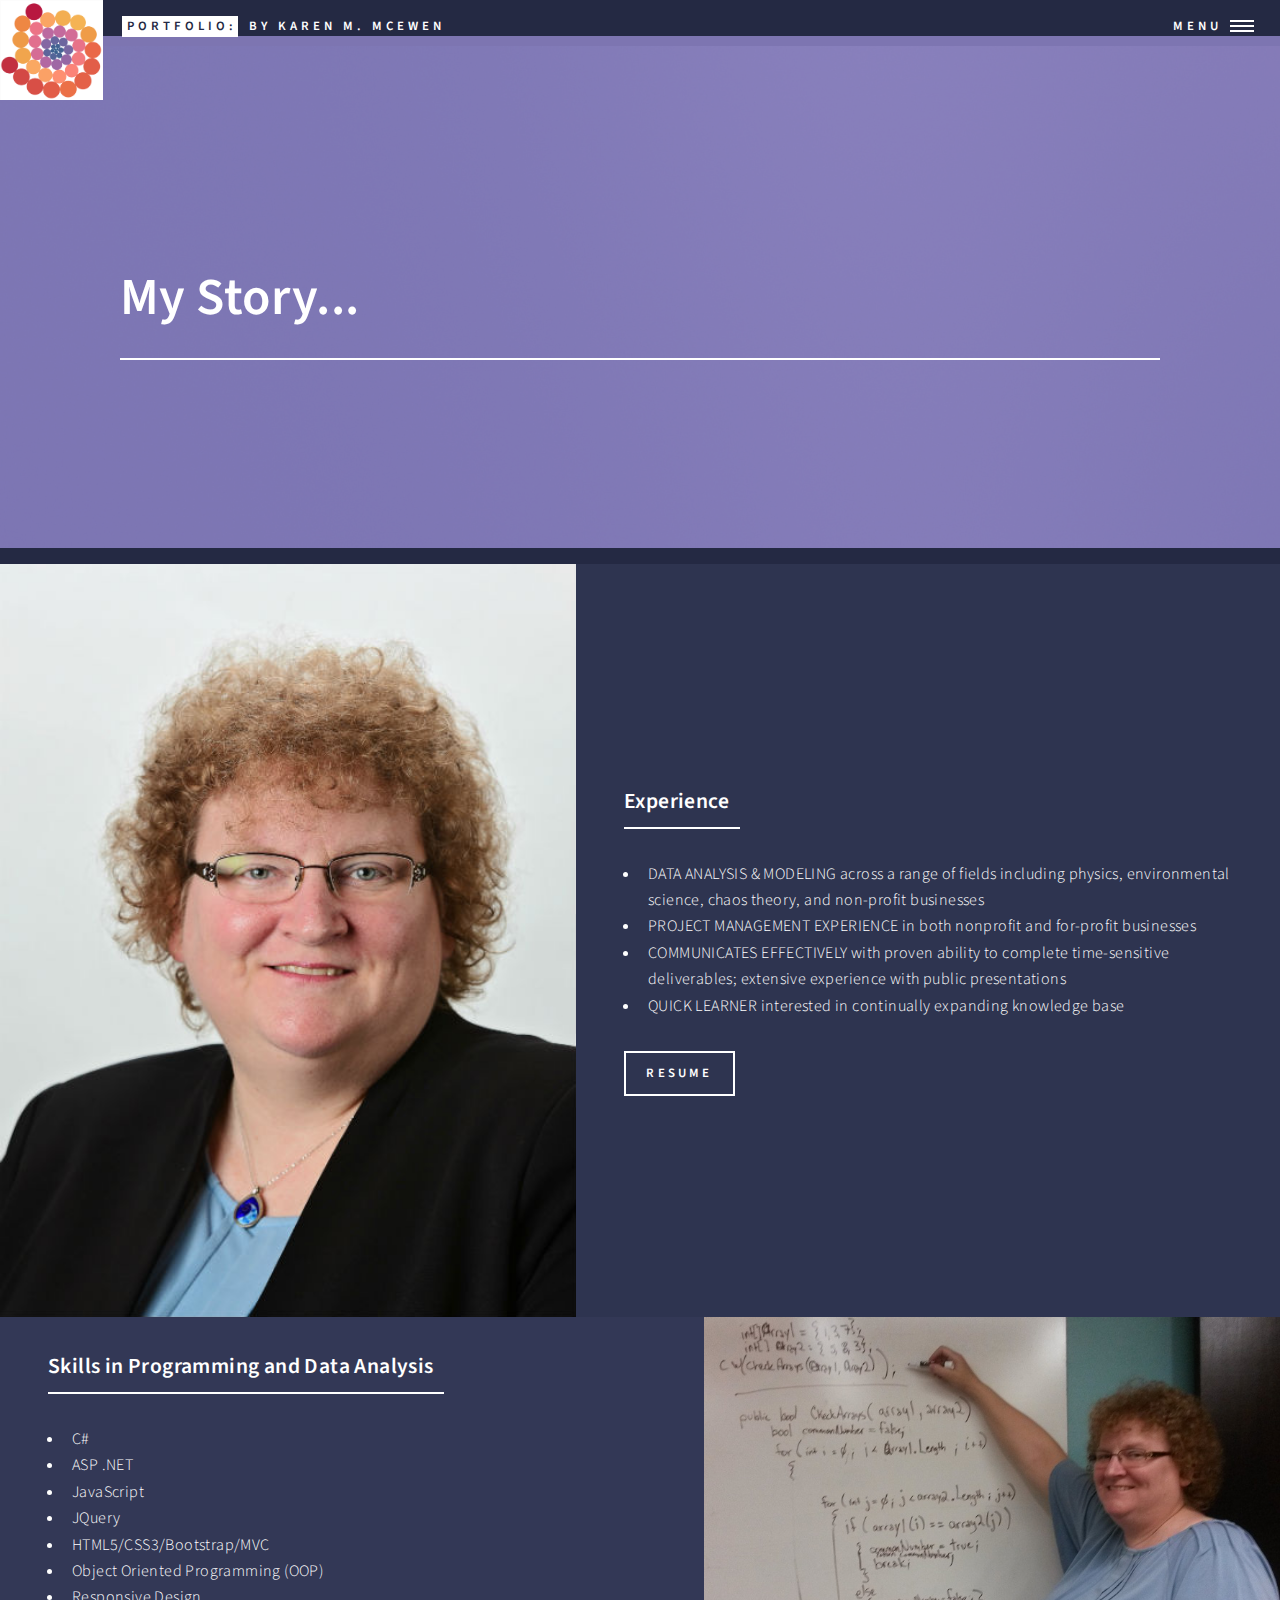
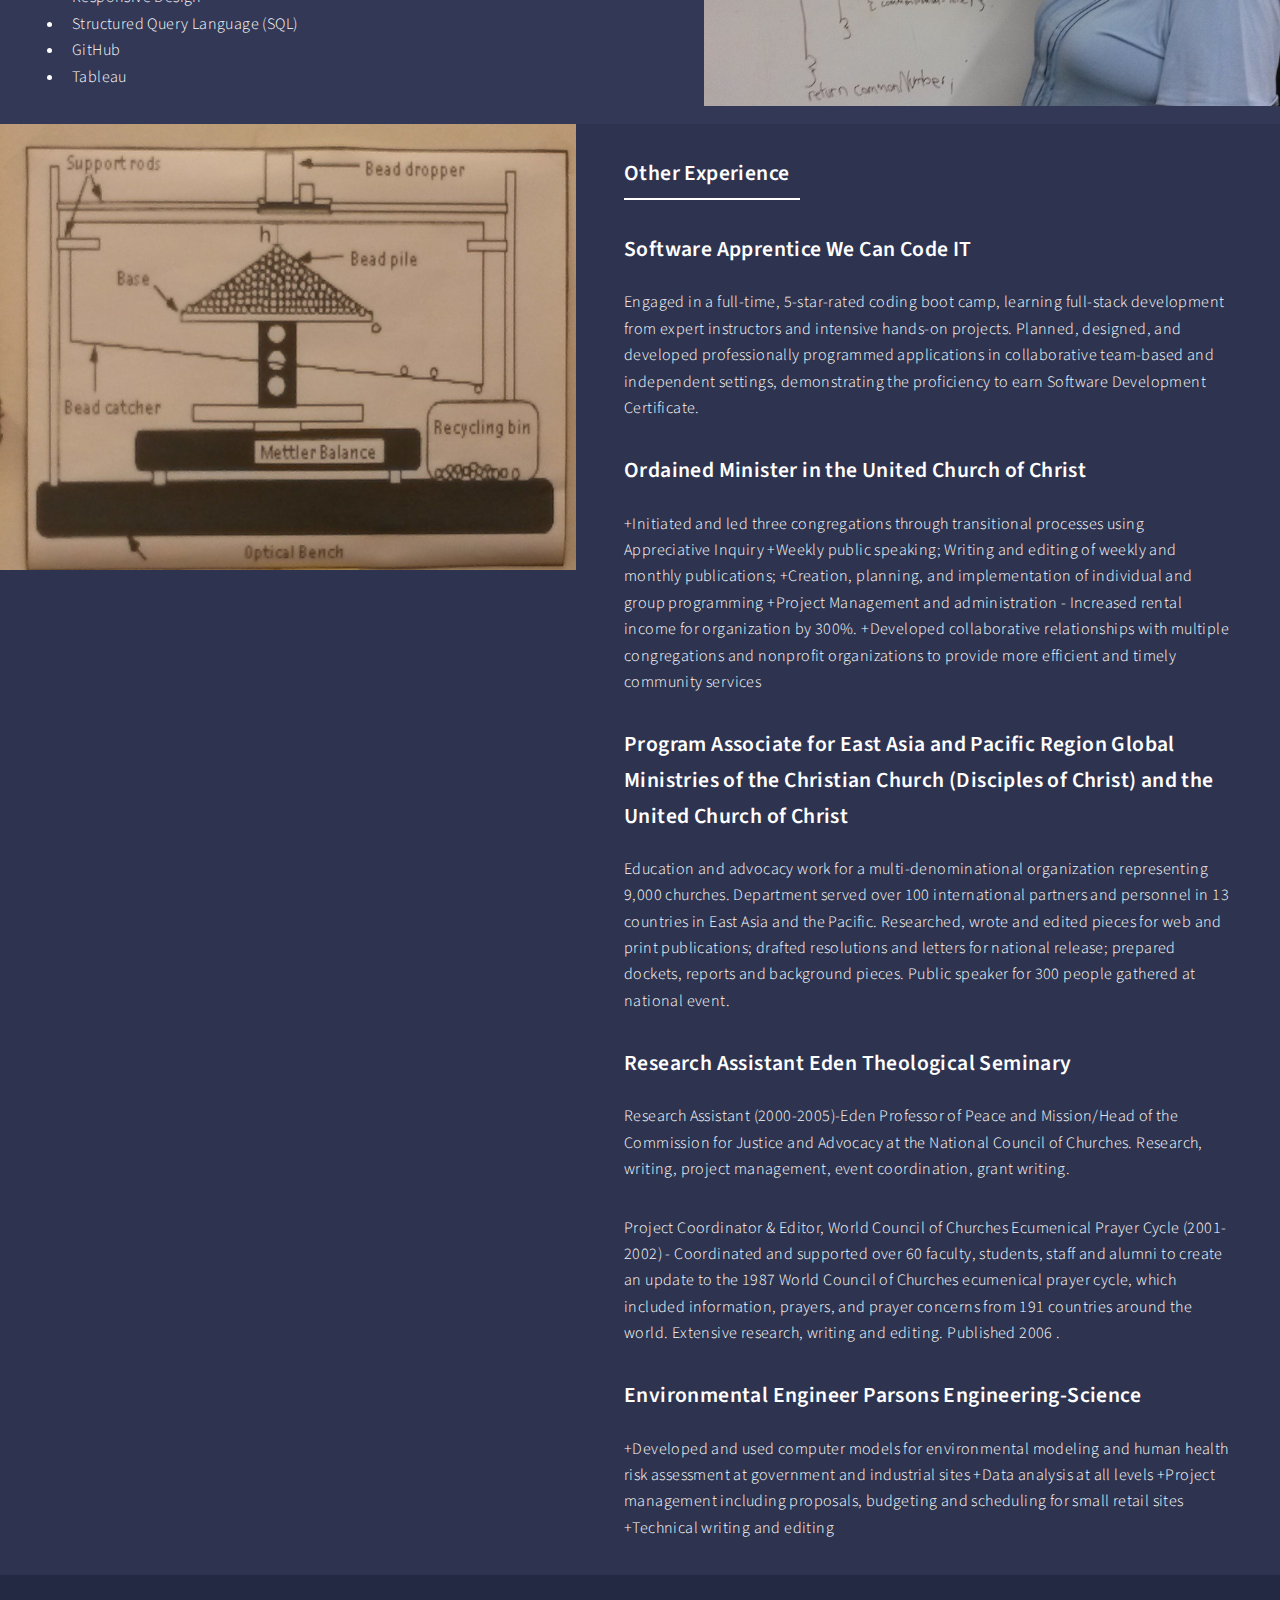
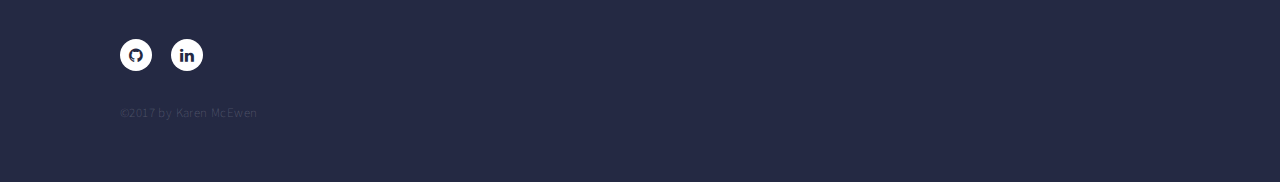
<file: AboutMe.html>
﻿<!DOCTYPE HTML>
<!--
    CSS Template: Forty by HTML5 UP - Html5up.net | @ajlkn Free for personal and commercial use under the CCA 3.0 license (html5up.net/license)
-->
<html>
<head>
    <title>Karen McEwen Portfolio</title>
    <meta charset="utf-8" />
    <meta name="viewport" content="width=device-width, initial-scale=1, user-scalable=no" />
    <!--[if lte IE 8]><script src="assets/js/ie/html5shiv.js"></script><![endif]-->
    <link rel="stylesheet" href="assets/css/main.css" />
    <!--[if lte IE 9]><link rel="stylesheet" href="assets/css/ie9.css" /><![endif]-->
    <!--[if lte IE 8]><link rel="stylesheet" href="assets/css/ie8.css" /><![endif]-->
</head>
<body>

    <!-- Wrapper -->
    <div id="wrapper">

        <!-- Header -->
        <header id="header" class="alt">
            <img src="images/womenMSEngineering.PNG" alt="logo" height="100" />
            <a href="index.html" class="logo"><strong>Portfolio:</strong> <span>by Karen M. McEwen</span></a>
            <nav>
                <a href="#menu">Menu</a>
            </nav>
        </header>

        <!-- Menu -->
        <!-- Menu -->
        <nav id="menu">
            <ul class="links">
                <li><a href="index.html">Home</a></li>
                <li><a href="aboutMe.html">About Me</a></li>
                <li><a href="projects.html">Projects</a></li>
                <li><a href="dataVisualizations.html">Data Visualizations</a></li>
                <li><a href="education.html">Education</a></li>
                <li><a href="inProcess.html">Works In Process</a></li>
                <li><a href="future.html">Future Ideas</a></li>
            </ul>

        </nav>
        <!-- Banner -->
        <!-- Note: The "styleN" class below should match that of the header element. -->
        <section id="banner" class="style2">
            <div class="inner">
                <span class="image">
                    <img src="images/pic07.jpg" alt="" />

                </span>
                <header class="major">
                    <h1>My Story...</h1>
                </header>

            </div>
        </section>

        <!-- Main -->
        <div id="main">

            <!-- Two -->
            <section id="two" class="spotlights">
                <section>
                    <a href="generic.html" class="image">
                        <img src="images/Headshot.jpg" alt="headshot" data-position="center center" />

                    </a>
                    <div class="content">
                        <div class="inner">
                            <header class="major">
                                <h3>Experience</h3>
                            </header>
                            <ul>
                                <li>DATA ANALYSIS & MODELING across a range of fields including physics, environmental science, chaos theory, and non-profit businesses</li>
                                <li>PROJECT MANAGEMENT EXPERIENCE in both nonprofit and for-profit businesses</li>
                                <li>COMMUNICATES EFFECTIVELY with proven ability to complete time-sensitive deliverables; extensive experience with public presentations</li>
                                <li>QUICK LEARNER interested in continually expanding knowledge base</li>


                            </ul>
                            <ul class="actions">
                                <li><a href="docsToShare/Karen McEwen data science.pdf" class="button">Resume</a></li>
                            </ul>
                        </div>
                    </div>
                </section>
                <section>
                    <a href="generic.html" class="image">

                        <img src="images/karenwhiteboard.jpg" alt="" data-position="top center" />
                    </a>
                    <div class="content">
                        <div class="inner">
                            <header class="major">
                                <h3>Skills in Programming and Data Analysis</h3>
                            </header>
                            <ul>
                                <li>C#</li>
                                <li>ASP .NET  </li>
                                <li>JavaScript  </li>
                                <li>JQuery </li>
                                <li>HTML5/CSS3/Bootstrap/MVC</li>
                                <li>Object Oriented Programming (OOP) </li>
                                <li>Responsive Design</li>
                                <li>Structured Query Language (SQL)</li>
                                <li>GitHub</li>
                                <li>Tableau</li>

                            </ul>

                        </div>
                    </div>
                </section>
                <section>

                    <a href="generic.html" class="image">
                        <img src="images/beadpile.jpg" alt="bead pile" data-position="25% 25%" />
                    </a>
                    <div class="content">
                        <div class="inner">
                            <header class="major">
                                <h3>Other Experience</h3>
                            </header>
                            <h3>Software Apprentice We Can Code IT</h3>
                            <p>Engaged in a full-time, 5-star-rated coding boot camp, learning full-stack development from expert instructors and intensive hands-on projects. Planned, designed, and developed professionally programmed applications in collaborative team-based and independent settings, demonstrating the proficiency to earn Software Development Certificate.</p>
                            <h3>Ordained Minister in the United Church of Christ</h3>
                            <p>
                                +Initiated and led three congregations through transitional processes using Appreciative Inquiry
                                +Weekly public speaking; Writing and editing of weekly and monthly publications;
                                +Creation, planning, and implementation of individual and group programming
                                +Project Management and administration - Increased rental income for organization by 300%.
                                +Developed collaborative relationships with multiple congregations and nonprofit organizations to provide more efficient and timely community services
                            </p>

                            <h3>Program Associate for East Asia and Pacific Region Global Ministries of the Christian Church (Disciples of Christ) and the United Church of Christ</h3>
                            <p>
                                Education and advocacy work for a multi-denominational organization representing 9,000 churches. Department served over 100 international partners and personnel in 13 countries in East Asia and the Pacific. Researched, wrote and edited pieces for web and print publications; drafted resolutions and letters for national release; prepared dockets, reports and background pieces. Public speaker for 300 people gathered at national event.
                            </p>

                            <h3>Research Assistant Eden Theological Seminary</h3>
                            <p>
                                Research Assistant (2000-2005)-Eden Professor of Peace and Mission/Head of the Commission for Justice and Advocacy at the National Council of Churches. Research, writing, project management, event coordination, grant writing.
                            </p>
                            <p>
                                Project Coordinator & Editor, World Council of Churches Ecumenical Prayer Cycle (2001- 2002) - Coordinated and supported over 60 faculty, students, staff and alumni to create an update to the 1987 World Council of Churches ecumenical prayer cycle, which included information, prayers, and prayer concerns from 191 countries around the world. Extensive research, writing and editing. Published 2006 .
                            </p>

                            <h3>Environmental Engineer Parsons Engineering-Science</h3>
                            <p>
                                +Developed and used computer models for environmental modeling and human health risk assessment at government and industrial sites
                                +Data analysis at all levels
                                +Project management including proposals, budgeting and scheduling for small retail sites
                                +Technical writing and editing
                            </p>

                        </div>
                    </div>
                </section>
            </section>

            <!-- Three
            <section id="three">
                <div class="inner">
                    <header class="major">
                        <h2>Massa libero</h2>
                    </header>
                    <p>Nullam et orci eu lorem consequat tincidunt vivamus et sagittis libero. Mauris aliquet magna magna sed nunc rhoncus pharetra. Pellentesque condimentum sem. In efficitur ligula tate urna. Maecenas laoreet massa vel lacinia pellentesque lorem ipsum dolor. Nullam et orci eu lorem consequat tincidunt. Vivamus et sagittis libero. Mauris aliquet magna magna sed nunc rhoncus amet pharetra et feugiat tempus.</p>
                    <ul class="actions">
                        <li><a href="generic.html" class="button next">Get Started</a></li>
                    </ul>
                </div>
            </section>
                -->

        </div>

        <!-- Footer -->
        <footer id="footer">
            <div class="inner">
                <ul class="icons">
                    <li><a href="https://github.com/karenmcewen" class="icon alt fa-github"><span class="label">GitHub</span></a></li>
                    <li><a href="https://www.linkedin.com/in/karen-mcewen/" class="icon alt fa-linkedin"><span class="label">LinkedIn</span></a></li>
                </ul>
                <ul class="copyright">
                    <li>&copy;2017 by Karen McEwen</li>
                </ul>
            </div>
        </footer>

    </div>


    <!-- Scripts -->
    <script src="assets/js/jquery.min.js"></script>
    <script src="assets/js/jquery.scrolly.min.js"></script>
    <script src="assets/js/jquery.scrollex.min.js"></script>
    <script src="assets/js/skel.min.js"></script>
    <script src="assets/js/util.js"></script>
    <!--[if lte IE 8]><script src="assets/js/ie/respond.min.js"></script><![endif]-->
    <script src="assets/js/main.js"></script>

</body>
</html>
</file>
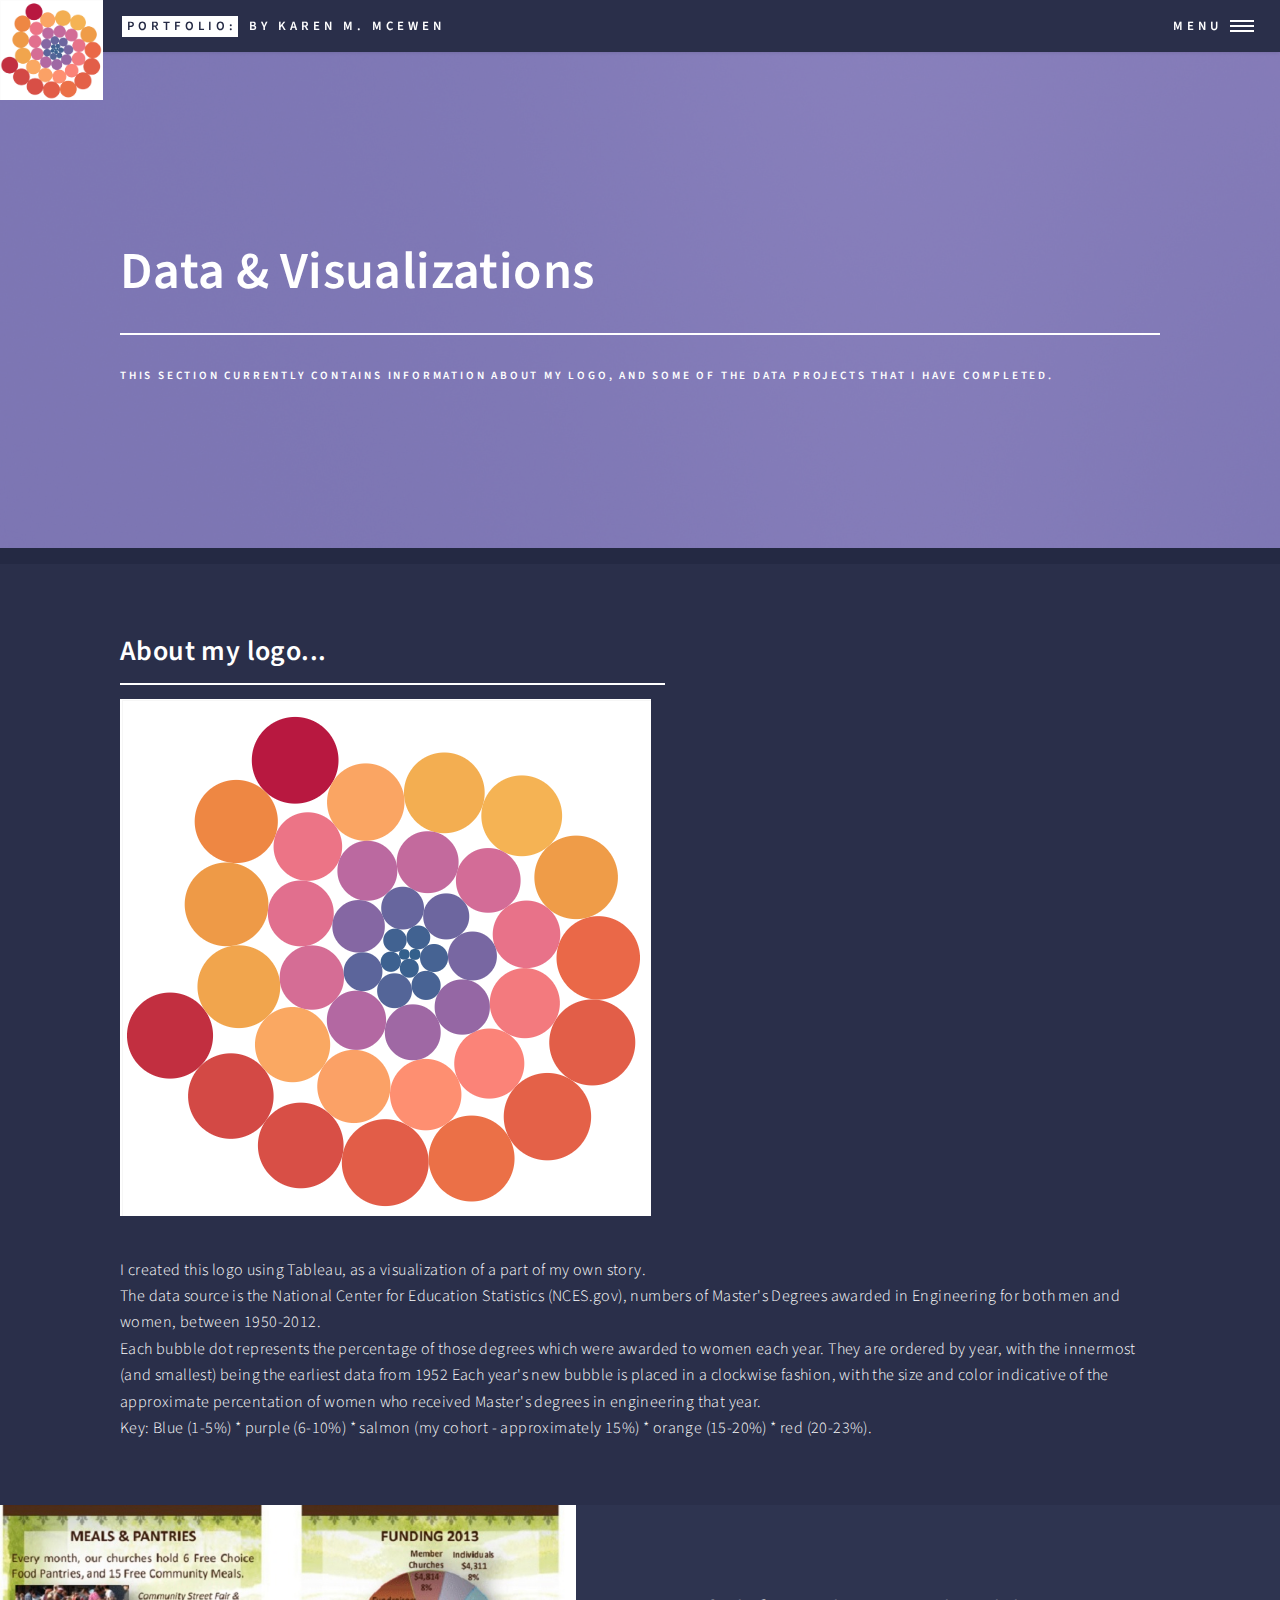
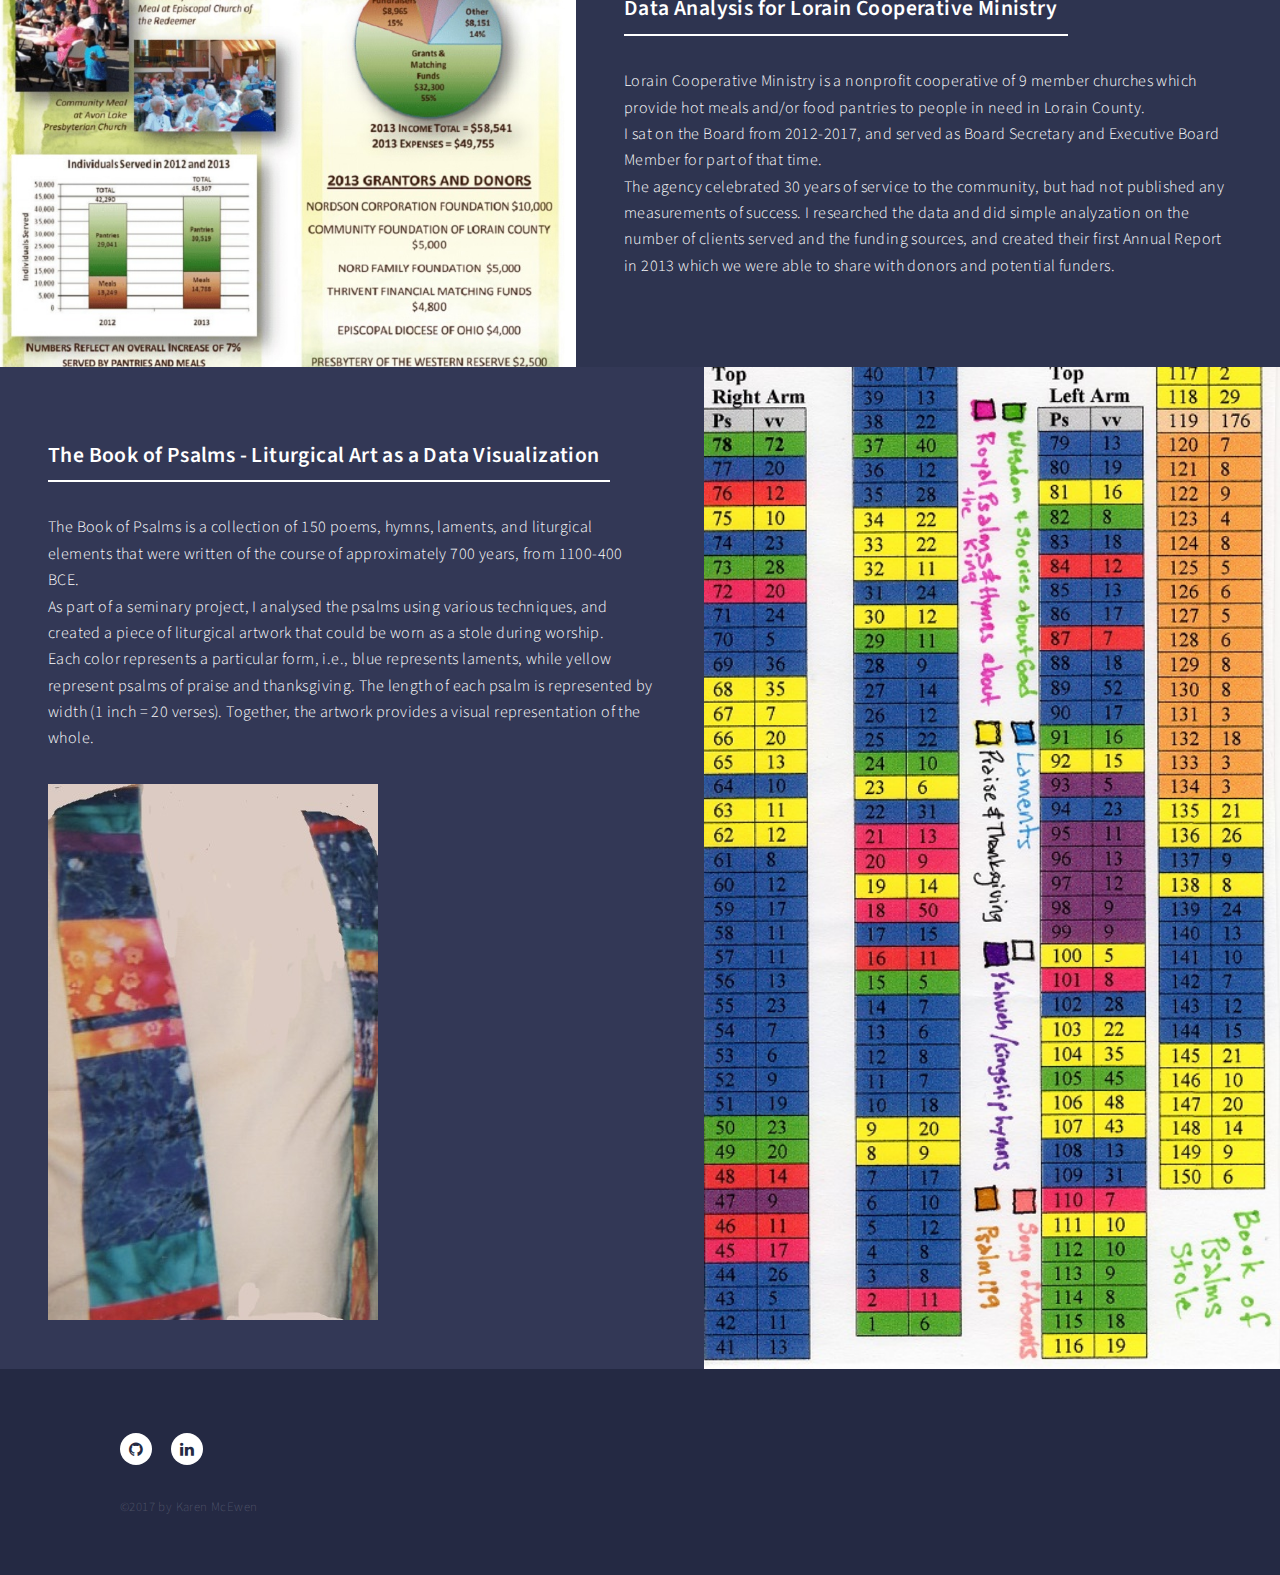
<file: dataVisualizations.html>
﻿<!DOCTYPE HTML>
<!--
    CSS Template: Forty by HTML5 UP - Html5up.net | @ajlkn Free for personal and commercial use under the CCA 3.0 license (html5up.net/license)
-->
<html>
<head>
    <title>Karen McEwen Portfolio</title>
    <meta charset="utf-8" />
    <meta name="viewport" content="width=device-width, initial-scale=1, user-scalable=no" />
    <!--[if lte IE 8]><script src="assets/js/ie/html5shiv.js"></script><![endif]-->
    <link rel="stylesheet" href="assets/css/main.css" />
    <!--[if lte IE 9]><link rel="stylesheet" href="assets/css/ie9.css" /><![endif]-->
    <!--[if lte IE 8]><link rel="stylesheet" href="assets/css/ie8.css" /><![endif]-->
</head>
<body>

    <!-- Wrapper -->
    <div id="wrapper">

        <!-- Header -->
        <header id="header" class="style2">
            <img src="images/womenMSEngineering.PNG" alt="logo" height="100" />
            <a href="index.html" class="logo"><strong>Portfolio:</strong> <span>by Karen M. McEwen</span></a>
            <nav>
                <a href="#menu">Menu</a>
            </nav>
        </header>

        <!-- Menu -->
        <!-- Menu -->
        <nav id="menu">
            <ul class="links">
                <li><a href="index.html">Home</a></li>
                <li><a href="aboutMe.html">About Me</a></li>
                <li><a href="projects.html">Projects</a></li>
                <li><a href="dataVisualizations.html">Data Visualizations</a></li>
                <li><a href="education.html">Education</a></li>
                <li><a href="inProcess.html">Works In Process</a></li>
                <li><a href="future.html">Future Ideas</a></li>
            </ul>
                    
        </nav>

        <!-- Banner -->
        <!-- Note: The "styleN" class below should match that of the header element. -->
        <section id="banner" class="style2">
            <div class="inner">
                <span class="image">
                    <img src="images/pic07.jpg" alt="" />
                </span>
                <header class="major">
                    <h1>Data & Visualizations</h1>
                </header>
                <div class="content">
                    <p>
                        This section currently contains information about my logo,
                        and some of the data projects that I have completed.
                    </p>
                </div>
            </div>
        </section>

        <!-- Main -->
        <div id="main">

            <!-- One -->
            <section id="one">
                <div class="inner">
                    
                        <header class="major">
                                                     
                                <h2>About my logo...</h2>
                                <img src="images/womenMSEngineering.PNG" alt="logo" />
                                 
                        </header>
                   
                    <p>
                        I created this logo using Tableau, as a visualization of a part of my own story.  <br />
                        The data source is the National Center for Education Statistics (NCES.gov), numbers of
                        Master's Degrees awarded in Engineering for both men and women, between 1950-2012.<br />
                        Each bubble dot represents the percentage of those degrees which were awarded to women each year. They are ordered by year, with the innermost (and smallest) being the earliest data from 1952
                        Each year's new bubble is placed in a clockwise fashion, with the size and color indicative of the approximate percentation of women who received Master's degrees in engineering that year.
                        <br />
                        Key: Blue (1-5%) * purple (6-10%) * salmon (my cohort - approximately 15%) * orange (15-20%) * red (20-23%).

                    </p>

                </div>
            </section>

            <!-- Two -->
            <section id="two" class="spotlights">
                <section>
                    <a href="generic.html" class="image">
                        <img src="images/LCM data.jpg" alt="Lorain Cooperative Ministry" data-position="center center" />
                    </a>
                    <div class="content">
                        <div class="inner">
                            <header class="major">
                                <h3>Data Analysis for Lorain Cooperative Ministry</h3>
                            </header>
                            <p>Lorain Cooperative Ministry is a nonprofit cooperative of 9 member churches which provide
                            hot meals and/or food pantries to people in need in Lorain County. <br/>
                            I sat on the Board from 2012-2017, and served as Board Secretary and Executive Board Member for part of that time. <br/>
                            The agency celebrated 30 years of service to the community, but had not published any measurements of success.
                            I researched the data and did simple analyzation on the number of clients served and the funding sources,
                            and created their first Annual Report in 2013 which we were able to share with donors and potential funders.
</p>

                        </div>
                    </div>
                </section>
                <section>
                    <a href="generic.html" class="image">                        
                        <img src="images/psalmsstolekey.jpg" alt="" data-position="top center" />
                    </a>
                    <div class="content">
                        <div class="inner">
                            <header class="major">
                                <h3>The Book of Psalms - Liturgical Art as a Data Visualization</h3>
                            </header>
                            <p>The Book of Psalms is a collection of 150 poems, hymns, laments, and liturgical elements that were written of the course of approximately 700 years, from 1100-400 BCE.<br/>
                            As part of a seminary project, I analysed the psalms using various techniques, and created a piece of liturgical artwork that could be worn as a stole during worship. <br/>
                            Each color represents a particular form, i.e., blue represents laments, while yellow represent psalms of praise and thanksgiving. The length
                           of each psalm is represented by width (1 inch = 20 verses).  Together, the artwork provides a visual representation of the whole.
                            </p>
                            <img src="images/psalmstoleall.jpg" alt="stole"/>
                        </div>
                    </div>
                </section>
                <!--<section>
                    <a href="generic.html" class="image">
                        <img src="images/pic10.jpg" alt="" data-position="25% 25%" />
                    </a>
                    <div class="content">
                        <div class="inner">
                            <header class="major">
                                <h3>Another project</h3>
                            </header>
                            <p>To be determined...</p>

                        </div>
                    </div>
                </section>-->
            </section>



        </div>

        <!-- Footer -->
        <footer id="footer">
            <div class="inner">
                <ul class="icons">
                    <li><a href="https://github.com/karenmcewen" class="icon alt fa-github" target="_blank"><span class="label">GitHub</span></a></li>
                    <li><a href="https://www.linkedin.com/in/karen-mcewen/" class="icon alt fa-linkedin" target="_blank"><span class="label">LinkedIn</span></a></li>
                </ul>
                <ul class="copyright">
                    <li>&copy;2017 by Karen McEwen</li>
                </ul>
            </div>
        </footer>

    </div>


    <!-- Scripts -->
    <script src="assets/js/jquery.min.js"></script>
    <script src="assets/js/jquery.scrolly.min.js"></script>
    <script src="assets/js/jquery.scrollex.min.js"></script>
    <script src="assets/js/skel.min.js"></script>
    <script src="assets/js/util.js"></script>
    <!--[if lte IE 8]><script src="assets/js/ie/respond.min.js"></script><![endif]-->
    <script src="assets/js/main.js"></script>

</body>
</html>
</file>
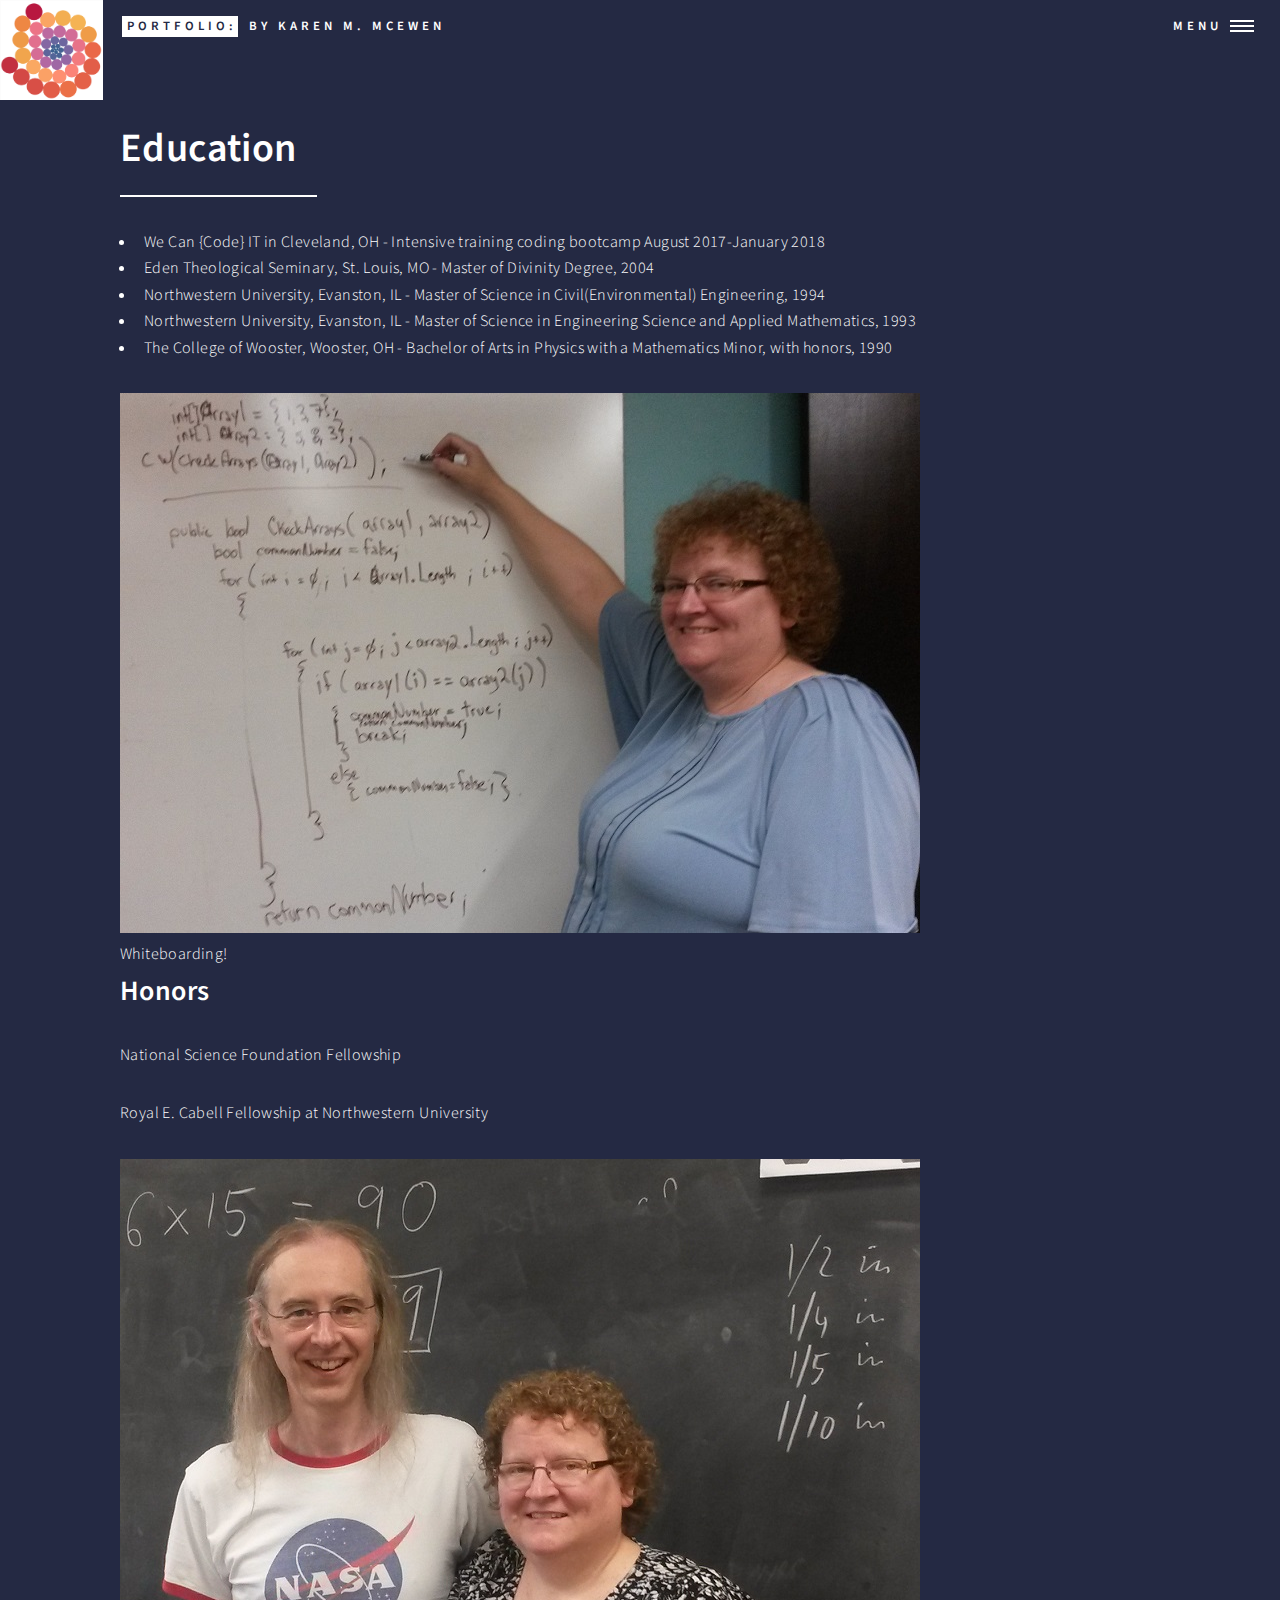
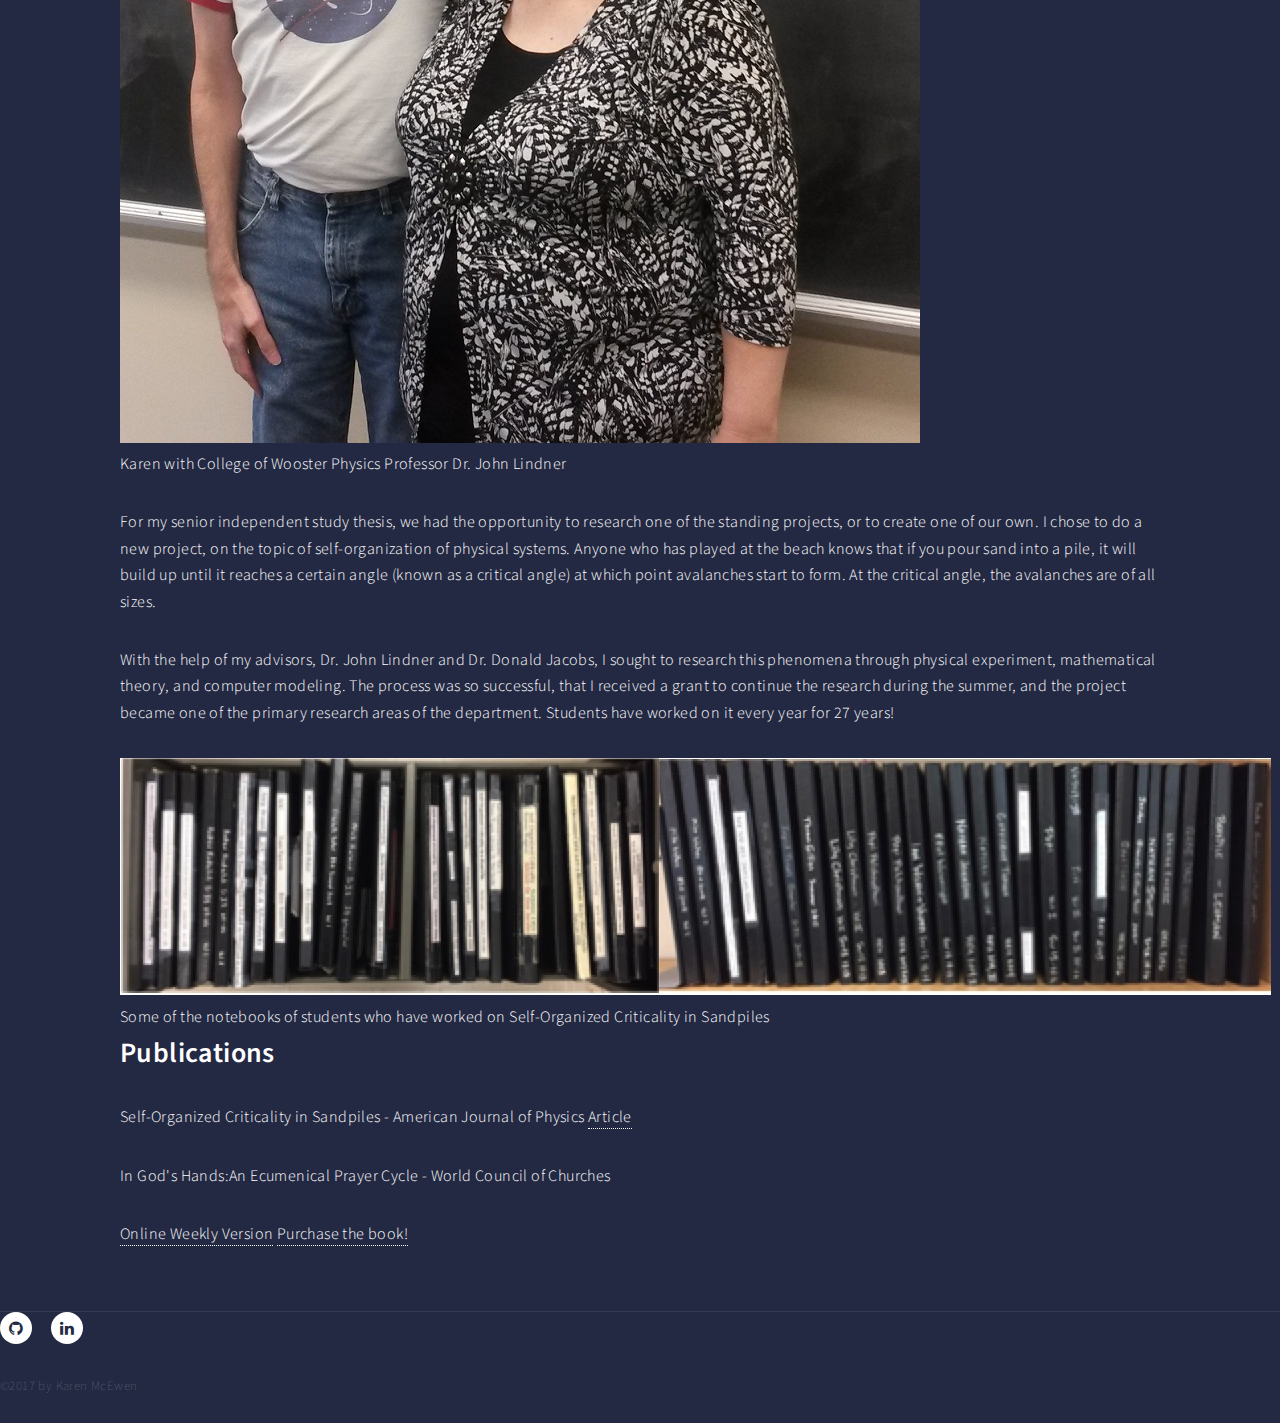
<file: education.html>
﻿<!DOCTYPE HTML>
<!--
    CSS Template: Forty by HTML5 UP - Html5up.net | @ajlkn Free for personal and commercial use under the CCA 3.0 license (html5up.net/license)
-->
<html>
<head>
    <title>Karen McEwen Portfolio</title>
    <meta charset="utf-8" />
    <meta name="viewport" content="width=device-width, initial-scale=1, user-scalable=no" />
    <!--[if lte IE 8]><script src="assets/js/ie/html5shiv.js"></script><![endif]-->
    <link rel="stylesheet" href="assets/css/main.css" />
    <!--[if lte IE 9]><link rel="stylesheet" href="assets/css/ie9.css" /><![endif]-->
    <!--[if lte IE 8]><link rel="stylesheet" href="assets/css/ie8.css" /><![endif]-->
</head>
<body>

    <!-- Wrapper -->
    <div id="wrapper">

        <!-- Header -->
        <header id="header" class="alt">
            <img src="images/womenMSEngineering.PNG" alt="logo" height="100" />
            <a href="index.html" class="logo"><strong>Portfolio:</strong> <span>by Karen M. McEwen</span></a>
            <nav>
                <a href="#menu">Menu</a>
            </nav>
        </header>

        <!-- Menu -->
        <nav id="menu">
            <ul class="links">
                <li><a href="index.html">Home</a></li>
                <li><a href="aboutMe.html">About Me</a></li>
                <li><a href="projects.html">Projects</a></li>
                <li><a href="dataVisualizations.html">Data Visualizations</a></li>
                <li><a href="education.html">Education</a></li>
                <li><a href="inProcess.html">Works In Process</a></li>
                <li><a href="future.html">Future Ideas</a></li>
            </ul>

        </nav>



        <!-- Main -->
        <div id="main" class="alt">

            <!-- One -->
            <section id="one">
                <div class="inner">
                    <header class="major">
                        <h1>Education</h1>
                    </header>

                    <ul>
                        <li>We Can {Code} IT in Cleveland, OH - Intensive training coding bootcamp August 2017-January 2018</li>
                        <li>Eden Theological Seminary, St. Louis, MO - Master of Divinity Degree, 2004</li>
                        <li>Northwestern University, Evanston, IL - Master of Science in Civil(Environmental) Engineering, 1994</li>
                        <li>Northwestern University, Evanston, IL - Master of Science in Engineering Science and Applied Mathematics, 1993</li>
                        <li>The College of Wooster, Wooster, OH - Bachelor of Arts in Physics with a Mathematics Minor, with honors, 1990</li>
                    </ul>

                    <figure><img src="images/karenwhiteboard.jpg" alt="Karen at whiteboard" /></figure>
                    <figcaption>Whiteboarding!</figcaption>

                    <h2>Honors</h2>
                    <p>National Science Foundation Fellowship</p>
                    <p>Royal E. Cabell Fellowship at Northwestern University</p>

                    <figure><img src="images/kmDrL.jpg" /></figure>
                    <figcaption>Karen with College of Wooster Physics Professor Dr. John Lindner</figcaption>
                    <p></p>
                    <p>
                        For my senior independent study thesis, we had the opportunity to research one of the standing projects,
                        or to create one of our own.  I chose to do a new project, on the topic of self-organization of physical systems.
                        Anyone who has played at the beach knows that if you pour sand into a pile, it will build up until it reaches a certain
                        angle (known as a critical angle) at which point avalanches start to form.  At the critical angle, the avalanches are of all sizes.
                    </p>
                    <p>With the help of my advisors, Dr. John Lindner and Dr. Donald Jacobs, I sought to research this phenomena through physical experiment,
                    mathematical theory, and computer modeling.  The process was so successful, that I received a grant to continue the research during the
                    summer, and the project became one of the primary research areas of the department.  Students have worked on it every year for 27 years!
                    </p>
                    <p></p>
                    <figure><img src="images/books.jpg"alt="books" /></figure>
                    <figcaption>Some of the notebooks of students who have worked on Self-Organized Criticality in Sandpiles</figcaption>

                    <h2>Publications</h2>
                    <p>
                        Self-Organized Criticality in Sandpiles - American Journal of Physics

                        <a href="docsToShare/Self-organized_criticality_An_experiment_with_sand.pdf">Article</a>
                    </p>
                    <p>
                        In God's Hands:An Ecumenical Prayer Cycle - World Council of Churches
                    <p>
                        <a href="https://www.oikoumene.org/en/resources/prayer-cycle">Online Weekly Version</a>
                        <a href="https://www.amazon.com/Gods-Hands-Common-Prayer-World/dp/2825414883">Purchase the book!</a>
                    </p>

                    <p></p>
                </div>
            </section>

        </div>
    </div>
        <!-- Footer -->
        <footer id="footer">
            <div class="inner">
                <ul class="icons">
                    <li><a href="https://github.com/karenmcewen" class="icon alt fa-github" target="_blank" ><span class="label">GitHub</span></a></li>
                    <li><a href="https://www.linkedin.com/in/karen-mcewen/" class="icon alt fa-linkedin" target="_blank" ><span class="label">LinkedIn</span></a></li>
                </ul>
                <ul class="copyright">
                    <li>&copy;2017 by Karen McEwen</li>
                </ul>
            </div>
        </footer>

  

    <!-- Scripts -->
    <script src="assets/js/jquery.min.js"></script>
    <script src="assets/js/jquery.scrolly.min.js"></script>
    <script src="assets/js/jquery.scrollex.min.js"></script>
    <script src="assets/js/skel.min.js"></script>
    <script src="assets/js/util.js"></script>
    <!--[if lte IE 8]><script src="assets/js/ie/respond.min.js"></script><![endif]-->
    <script src="assets/js/main.js"></script>

</body>
</html>
</file>
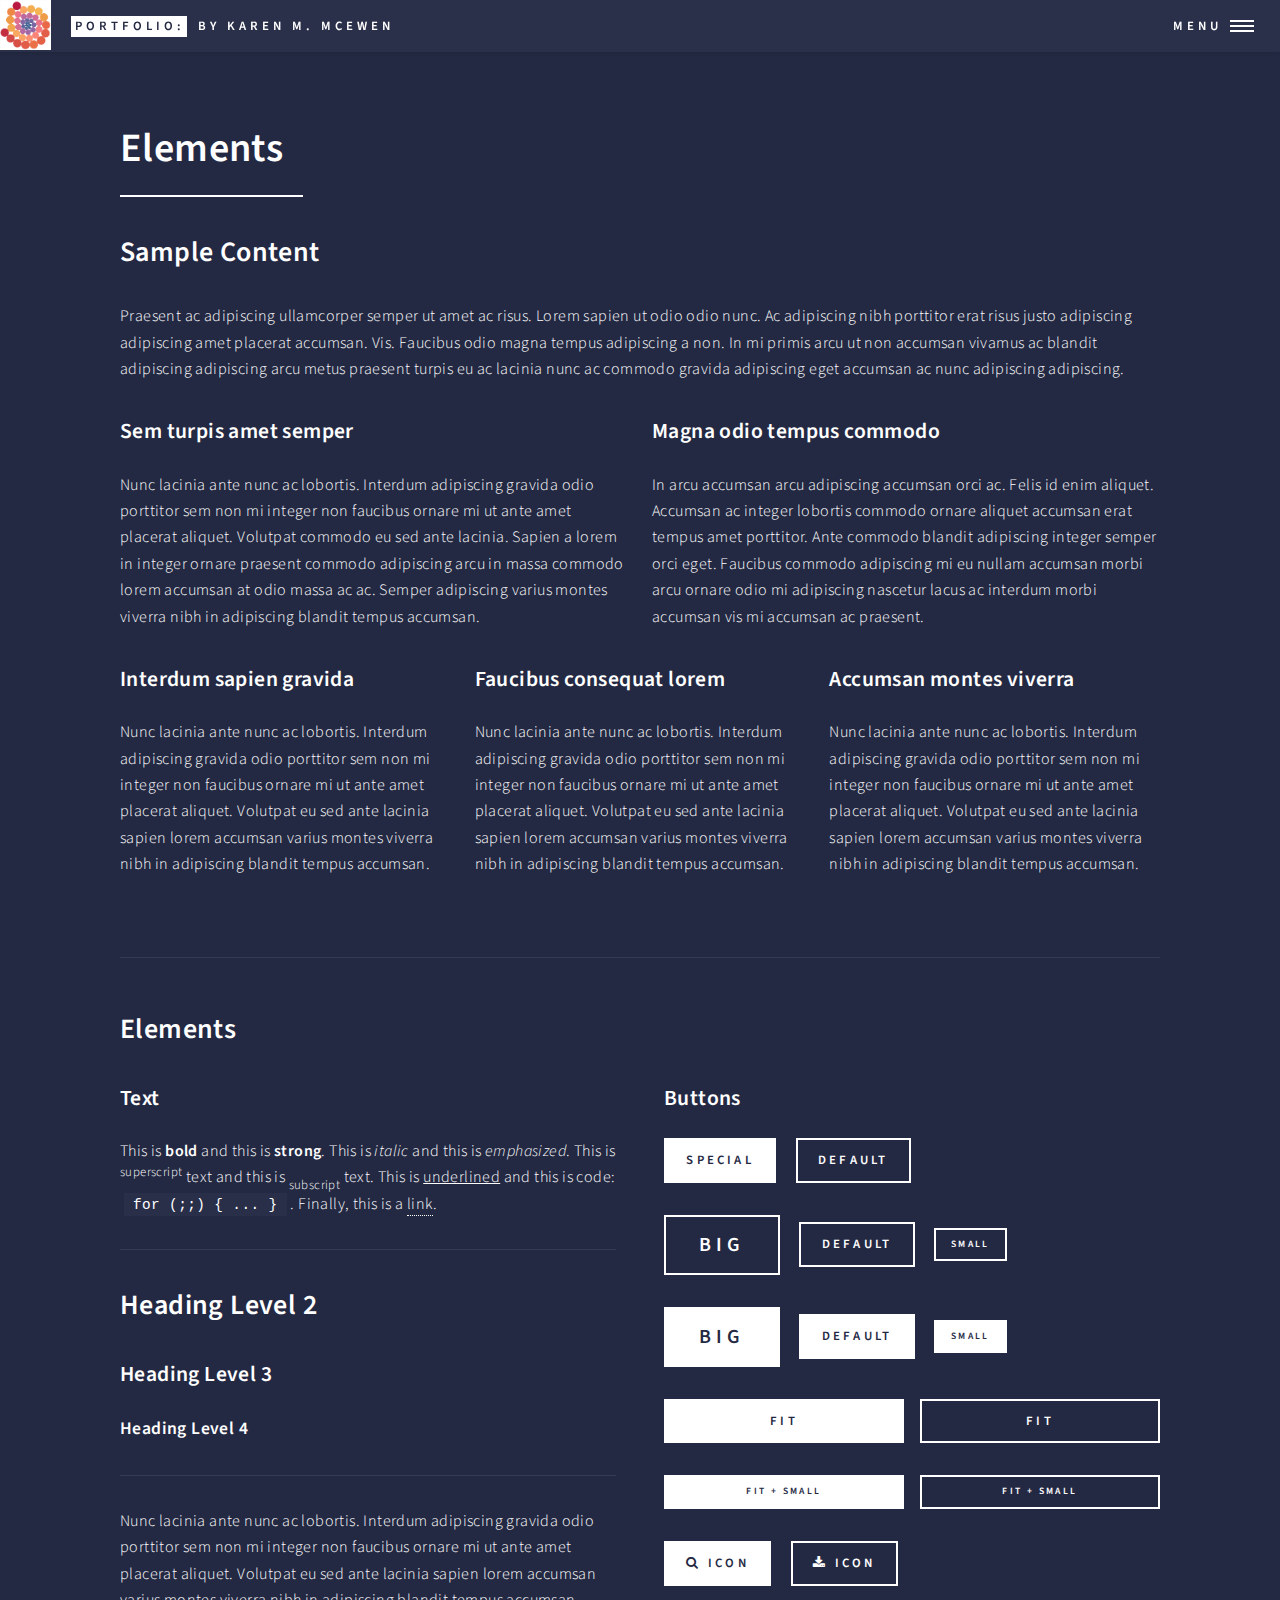
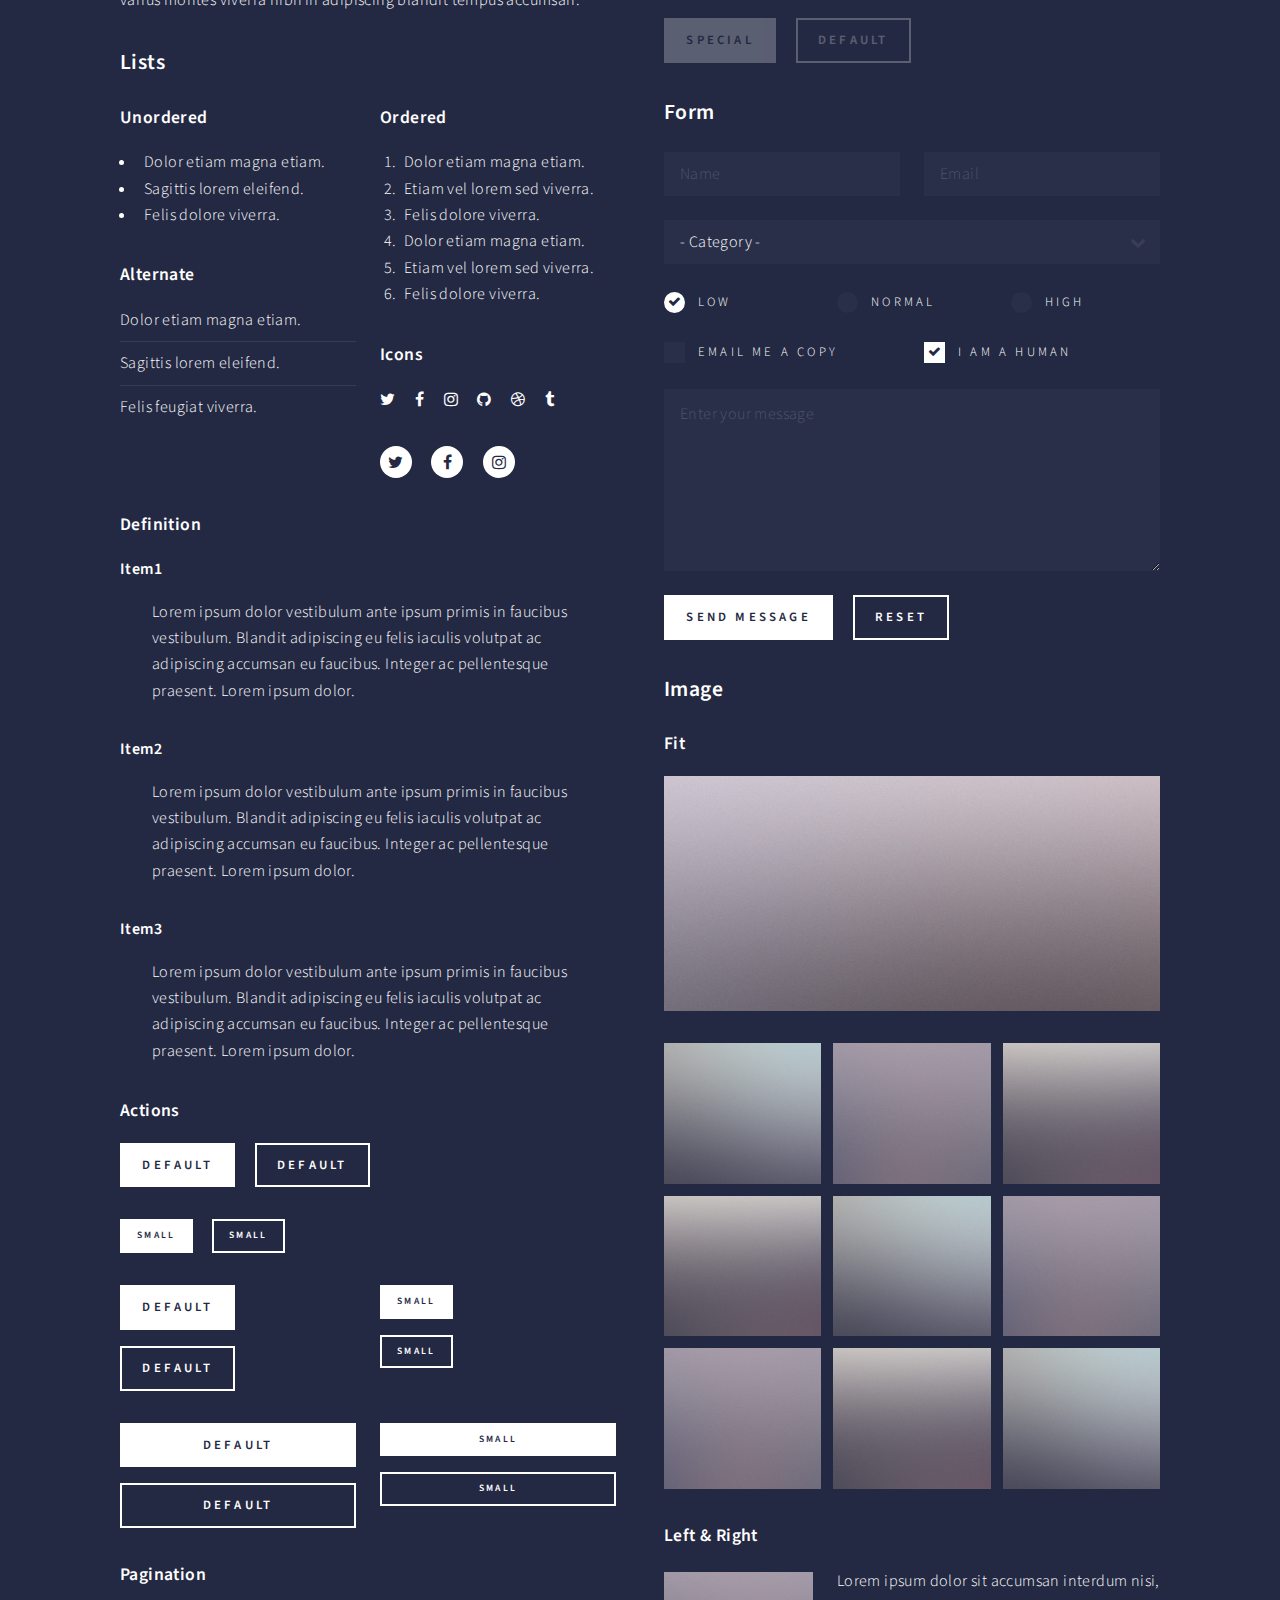
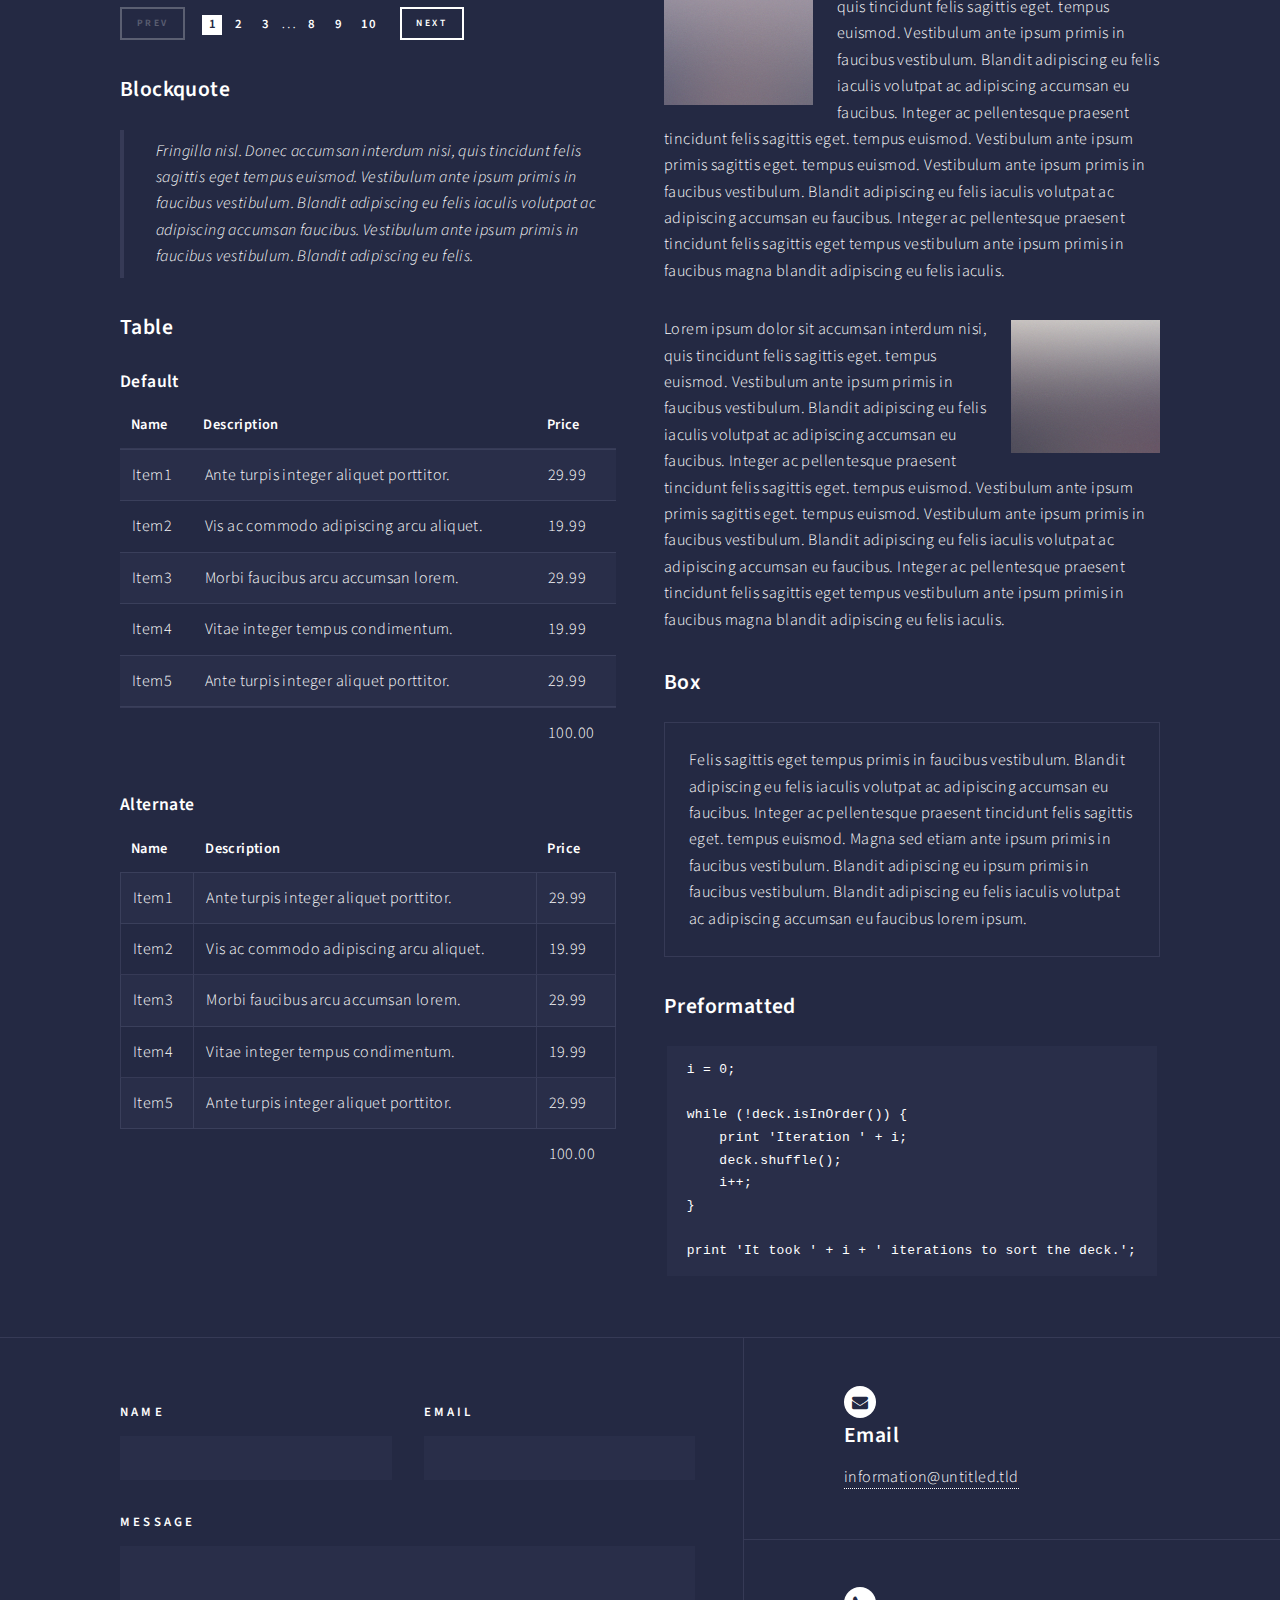
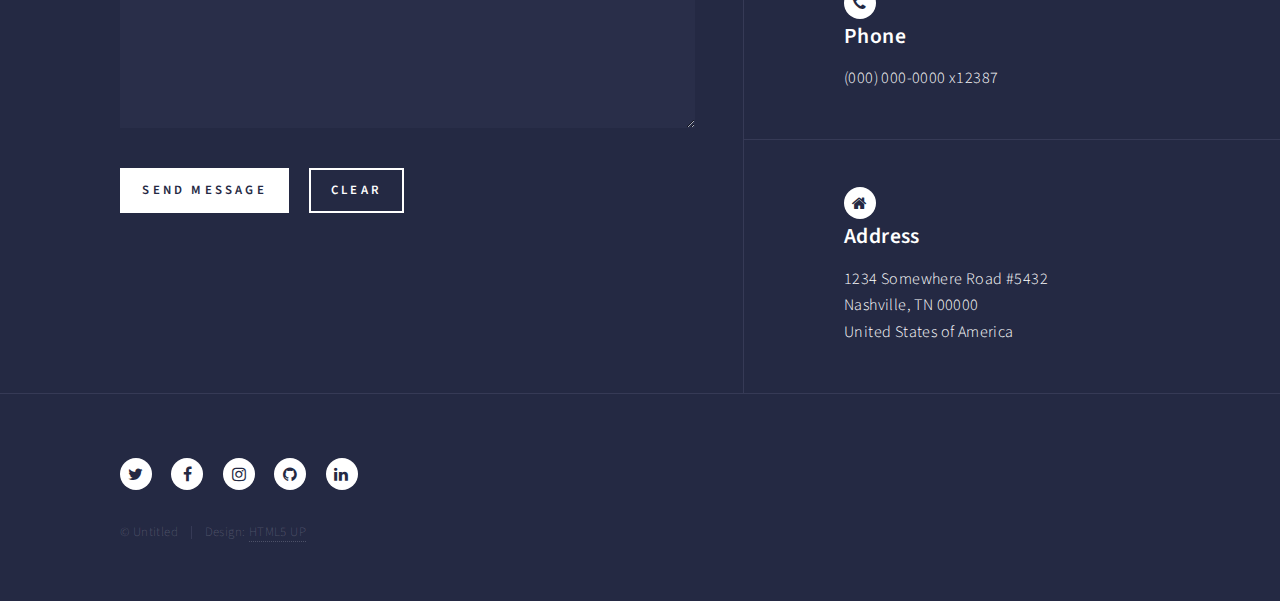
<file: elements.html>
﻿<!DOCTYPE HTML>
<!--
	Forty by HTML5 UP
	html5up.net | @ajlkn
	Free for personal and commercial use under the CCA 3.0 license (html5up.net/license)
-->
<html>
	<head>
		<title>Elements - Forty by HTML5 UP</title>
		<meta charset="utf-8" />
		<meta name="viewport" content="width=device-width, initial-scale=1, user-scalable=no" />
		<!--[if lte IE 8]><script src="assets/js/ie/html5shiv.js"></script><![endif]-->
		<link rel="stylesheet" href="assets/css/main.css" />
		<!--[if lte IE 9]><link rel="stylesheet" href="assets/css/ie9.css" /><![endif]-->
		<!--[if lte IE 8]><link rel="stylesheet" href="assets/css/ie8.css" /><![endif]-->
	</head>
	<body>

		<!-- Wrapper -->
			<div id="wrapper">

				<!-- Header -->
					<header id="header">
                        <img src="images/womenMSEngineering.PNG" alt="logo" height="50" />
                        <a href="index.html" class="logo"><strong>Portfolio:</strong> <span>by Karen M. McEwen</span></a>
						<nav>
							<a href="#menu">Menu</a>
						</nav>
					</header>

				<!-- Menu -->
					<nav id="menu">
						<ul class="links">
							<li><a href="index.html">Home</a></li>
							<li><a href="landing.html">Landing</a></li>
							<li><a href="generic.html">Generic</a></li>
							<li><a href="elements.html">Elements</a></li>
						</ul>
						<ul class="actions vertical">
							<li><a href="#" class="button special fit">Get Started</a></li>
							<li><a href="#" class="button fit">Log In</a></li>
						</ul>
					</nav>

				<!-- Main -->
					<div id="main" class="alt">

						<!-- One -->
							<section id="one">
								<div class="inner">
									<header class="major">
										<h1>Elements</h1>
									</header>

									<!-- Content -->
										<h2 id="content">Sample Content</h2>
										<p>Praesent ac adipiscing ullamcorper semper ut amet ac risus. Lorem sapien ut odio odio nunc. Ac adipiscing nibh porttitor erat risus justo adipiscing adipiscing amet placerat accumsan. Vis. Faucibus odio magna tempus adipiscing a non. In mi primis arcu ut non accumsan vivamus ac blandit adipiscing adipiscing arcu metus praesent turpis eu ac lacinia nunc ac commodo gravida adipiscing eget accumsan ac nunc adipiscing adipiscing.</p>
										<div class="row">
											<div class="6u 12u$(small)">
												<h3>Sem turpis amet semper</h3>
												<p>Nunc lacinia ante nunc ac lobortis. Interdum adipiscing gravida odio porttitor sem non mi integer non faucibus ornare mi ut ante amet placerat aliquet. Volutpat commodo eu sed ante lacinia. Sapien a lorem in integer ornare praesent commodo adipiscing arcu in massa commodo lorem accumsan at odio massa ac ac. Semper adipiscing varius montes viverra nibh in adipiscing blandit tempus accumsan.</p>
											</div>
											<div class="6u$ 12u$(small)">
												<h3>Magna odio tempus commodo</h3>
												<p>In arcu accumsan arcu adipiscing accumsan orci ac. Felis id enim aliquet. Accumsan ac integer lobortis commodo ornare aliquet accumsan erat tempus amet porttitor. Ante commodo blandit adipiscing integer semper orci eget. Faucibus commodo adipiscing mi eu nullam accumsan morbi arcu ornare odio mi adipiscing nascetur lacus ac interdum morbi accumsan vis mi accumsan ac praesent.</p>
											</div>
											<!-- Break -->
											<div class="4u 12u$(medium)">
												<h3>Interdum sapien gravida</h3>
												<p>Nunc lacinia ante nunc ac lobortis. Interdum adipiscing gravida odio porttitor sem non mi integer non faucibus ornare mi ut ante amet placerat aliquet. Volutpat eu sed ante lacinia sapien lorem accumsan varius montes viverra nibh in adipiscing blandit tempus accumsan.</p>
											</div>
											<div class="4u 12u$(medium)">
												<h3>Faucibus consequat lorem</h3>
												<p>Nunc lacinia ante nunc ac lobortis. Interdum adipiscing gravida odio porttitor sem non mi integer non faucibus ornare mi ut ante amet placerat aliquet. Volutpat eu sed ante lacinia sapien lorem accumsan varius montes viverra nibh in adipiscing blandit tempus accumsan.</p>
											</div>
											<div class="4u$ 12u$(medium)">
												<h3>Accumsan montes viverra</h3>
												<p>Nunc lacinia ante nunc ac lobortis. Interdum adipiscing gravida odio porttitor sem non mi integer non faucibus ornare mi ut ante amet placerat aliquet. Volutpat eu sed ante lacinia sapien lorem accumsan varius montes viverra nibh in adipiscing blandit tempus accumsan.</p>
											</div>
										</div>

									<hr class="major" />

									<!-- Elements -->
										<h2 id="elements">Elements</h2>
										<div class="row 200%">
											<div class="6u 12u$(medium)">

												<!-- Text stuff -->
													<h3>Text</h3>
													<p>This is <b>bold</b> and this is <strong>strong</strong>. This is <i>italic</i> and this is <em>emphasized</em>.
													This is <sup>superscript</sup> text and this is <sub>subscript</sub> text.
													This is <u>underlined</u> and this is code: <code>for (;;) { ... }</code>.
													Finally, this is a <a href="#">link</a>.</p>
													<hr />
													<h2>Heading Level 2</h2>
													<h3>Heading Level 3</h3>
													<h4>Heading Level 4</h4>
													<hr />
													<p>Nunc lacinia ante nunc ac lobortis. Interdum adipiscing gravida odio porttitor sem non mi integer non faucibus ornare mi ut ante amet placerat aliquet. Volutpat eu sed ante lacinia sapien lorem accumsan varius montes viverra nibh in adipiscing blandit tempus accumsan.</p>

												<!-- Lists -->
													<h3>Lists</h3>
													<div class="row">
														<div class="6u 12u$(small)">

															<h4>Unordered</h4>
															<ul>
																<li>Dolor etiam magna etiam.</li>
																<li>Sagittis lorem eleifend.</li>
																<li>Felis dolore viverra.</li>
															</ul>

															<h4>Alternate</h4>
															<ul class="alt">
																<li>Dolor etiam magna etiam.</li>
																<li>Sagittis lorem eleifend.</li>
																<li>Felis feugiat viverra.</li>
															</ul>

														</div>
														<div class="6u$ 12u$(small)">

															<h4>Ordered</h4>
															<ol>
																<li>Dolor etiam magna etiam.</li>
																<li>Etiam vel lorem sed viverra.</li>
																<li>Felis dolore viverra.</li>
																<li>Dolor etiam magna etiam.</li>
																<li>Etiam vel lorem sed viverra.</li>
																<li>Felis dolore viverra.</li>
															</ol>

															<h4>Icons</h4>
															<ul class="icons">
																<li><a href="#" class="icon fa-twitter"><span class="label">Twitter</span></a></li>
																<li><a href="#" class="icon fa-facebook"><span class="label">Facebook</span></a></li>
																<li><a href="#" class="icon fa-instagram"><span class="label">Instagram</span></a></li>
																<li><a href="#" class="icon fa-github"><span class="label">Github</span></a></li>
																<li><a href="#" class="icon fa-dribbble"><span class="label">Dribbble</span></a></li>
																<li><a href="#" class="icon fa-tumblr"><span class="label">Tumblr</span></a></li>
															</ul>
															<ul class="icons">
																<li><a href="#" class="icon alt fa-twitter"><span class="label">Twitter</span></a></li>
																<li><a href="#" class="icon alt fa-facebook"><span class="label">Facebook</span></a></li>
																<li><a href="#" class="icon alt fa-instagram"><span class="label">Instagram</span></a></li>
															</ul>

														</div>
													</div>
													<h4>Definition</h4>
													<dl>
														<dt>Item1</dt>
														<dd>
															<p>Lorem ipsum dolor vestibulum ante ipsum primis in faucibus vestibulum. Blandit adipiscing eu felis iaculis volutpat ac adipiscing accumsan eu faucibus. Integer ac pellentesque praesent. Lorem ipsum dolor.</p>
														</dd>
														<dt>Item2</dt>
														<dd>
															<p>Lorem ipsum dolor vestibulum ante ipsum primis in faucibus vestibulum. Blandit adipiscing eu felis iaculis volutpat ac adipiscing accumsan eu faucibus. Integer ac pellentesque praesent. Lorem ipsum dolor.</p>
														</dd>
														<dt>Item3</dt>
														<dd>
															<p>Lorem ipsum dolor vestibulum ante ipsum primis in faucibus vestibulum. Blandit adipiscing eu felis iaculis volutpat ac adipiscing accumsan eu faucibus. Integer ac pellentesque praesent. Lorem ipsum dolor.</p>
														</dd>
													</dl>

													<h4>Actions</h4>
													<ul class="actions">
														<li><a href="#" class="button special">Default</a></li>
														<li><a href="#" class="button">Default</a></li>
													</ul>
													<ul class="actions small">
														<li><a href="#" class="button special small">Small</a></li>
														<li><a href="#" class="button small">Small</a></li>
													</ul>
													<div class="row">
														<div class="6u 12u$(small)">
															<ul class="actions vertical">
																<li><a href="#" class="button special">Default</a></li>
																<li><a href="#" class="button">Default</a></li>
															</ul>
														</div>
														<div class="6u$ 12u$(small)">
															<ul class="actions vertical small">
																<li><a href="#" class="button special small">Small</a></li>
																<li><a href="#" class="button small">Small</a></li>
															</ul>
														</div>
														<div class="6u 12u$(small)">
															<ul class="actions vertical">
																<li><a href="#" class="button special fit">Default</a></li>
																<li><a href="#" class="button fit">Default</a></li>
															</ul>
														</div>
														<div class="6u$ 12u$(small)">
															<ul class="actions vertical small">
																<li><a href="#" class="button special small fit">Small</a></li>
																<li><a href="#" class="button small fit">Small</a></li>
															</ul>
														</div>
													</div>

													<h4>Pagination</h4>
													<ul class="pagination">
														<li><span class="button small disabled">Prev</span></li>
														<li><a href="#" class="page active">1</a></li>
														<li><a href="#" class="page">2</a></li>
														<li><a href="#" class="page">3</a></li>
														<li><span>&hellip;</span></li>
														<li><a href="#" class="page">8</a></li>
														<li><a href="#" class="page">9</a></li>
														<li><a href="#" class="page">10</a></li>
														<li><a href="#" class="button small">Next</a></li>
													</ul>

												<!-- Blockquote -->
													<h3>Blockquote</h3>
													<blockquote>Fringilla nisl. Donec accumsan interdum nisi, quis tincidunt felis sagittis eget tempus euismod. Vestibulum ante ipsum primis in faucibus vestibulum. Blandit adipiscing eu felis iaculis volutpat ac adipiscing accumsan faucibus. Vestibulum ante ipsum primis in faucibus vestibulum. Blandit adipiscing eu felis.</blockquote>

												<!-- Table -->
													<h3>Table</h3>

													<h4>Default</h4>
													<div class="table-wrapper">
														<table>
															<thead>
																<tr>
																	<th>Name</th>
																	<th>Description</th>
																	<th>Price</th>
																</tr>
															</thead>
															<tbody>
																<tr>
																	<td>Item1</td>
																	<td>Ante turpis integer aliquet porttitor.</td>
																	<td>29.99</td>
																</tr>
																<tr>
																	<td>Item2</td>
																	<td>Vis ac commodo adipiscing arcu aliquet.</td>
																	<td>19.99</td>
																</tr>
																<tr>
																	<td>Item3</td>
																	<td> Morbi faucibus arcu accumsan lorem.</td>
																	<td>29.99</td>
																</tr>
																<tr>
																	<td>Item4</td>
																	<td>Vitae integer tempus condimentum.</td>
																	<td>19.99</td>
																</tr>
																<tr>
																	<td>Item5</td>
																	<td>Ante turpis integer aliquet porttitor.</td>
																	<td>29.99</td>
																</tr>
															</tbody>
															<tfoot>
																<tr>
																	<td colspan="2"></td>
																	<td>100.00</td>
																</tr>
															</tfoot>
														</table>
													</div>

													<h4>Alternate</h4>
													<div class="table-wrapper">
														<table class="alt">
															<thead>
																<tr>
																	<th>Name</th>
																	<th>Description</th>
																	<th>Price</th>
																</tr>
															</thead>
															<tbody>
																<tr>
																	<td>Item1</td>
																	<td>Ante turpis integer aliquet porttitor.</td>
																	<td>29.99</td>
																</tr>
																<tr>
																	<td>Item2</td>
																	<td>Vis ac commodo adipiscing arcu aliquet.</td>
																	<td>19.99</td>
																</tr>
																<tr>
																	<td>Item3</td>
																	<td> Morbi faucibus arcu accumsan lorem.</td>
																	<td>29.99</td>
																</tr>
																<tr>
																	<td>Item4</td>
																	<td>Vitae integer tempus condimentum.</td>
																	<td>19.99</td>
																</tr>
																<tr>
																	<td>Item5</td>
																	<td>Ante turpis integer aliquet porttitor.</td>
																	<td>29.99</td>
																</tr>
															</tbody>
															<tfoot>
																<tr>
																	<td colspan="2"></td>
																	<td>100.00</td>
																</tr>
															</tfoot>
														</table>
													</div>

											</div>
											<div class="6u$ 12u$(medium)">

												<!-- Buttons -->
													<h3>Buttons</h3>
													<ul class="actions">
														<li><a href="#" class="button special">Special</a></li>
														<li><a href="#" class="button">Default</a></li>
													</ul>
													<ul class="actions">
														<li><a href="#" class="button big">Big</a></li>
														<li><a href="#" class="button">Default</a></li>
														<li><a href="#" class="button small">Small</a></li>
													</ul>
													<ul class="actions">
														<li><a href="#" class="button special big">Big</a></li>
														<li><a href="#" class="button special">Default</a></li>
														<li><a href="#" class="button special small">Small</a></li>
													</ul>
													<ul class="actions fit">
														<li><a href="#" class="button special fit">Fit</a></li>
														<li><a href="#" class="button fit">Fit</a></li>
													</ul>
													<ul class="actions fit small">
														<li><a href="#" class="button special fit small">Fit + Small</a></li>
														<li><a href="#" class="button fit small">Fit + Small</a></li>
													</ul>
													<ul class="actions">
														<li><a href="#" class="button special icon fa-search">Icon</a></li>
														<li><a href="#" class="button icon fa-download">Icon</a></li>
													</ul>
													<ul class="actions">
														<li><span class="button special disabled">Special</span></li>
														<li><span class="button disabled">Default</span></li>
													</ul>

												<!-- Form -->
													<h3>Form</h3>

													<form method="post" action="#">
														<div class="row uniform">
															<div class="6u 12u$(xsmall)">
																<input type="text" name="demo-name" id="demo-name" value="" placeholder="Name" />
															</div>
															<div class="6u$ 12u$(xsmall)">
																<input type="email" name="demo-email" id="demo-email" value="" placeholder="Email" />
															</div>
															<!-- Break -->
															<div class="12u$">
																<div class="select-wrapper">
																	<select name="demo-category" id="demo-category">
																		<option value="">- Category -</option>
																		<option value="1">Manufacturing</option>
																		<option value="1">Shipping</option>
																		<option value="1">Administration</option>
																		<option value="1">Human Resources</option>
																	</select>
																</div>
															</div>
															<!-- Break -->
															<div class="4u 12u$(small)">
																<input type="radio" id="demo-priority-low" name="demo-priority" checked>
																<label for="demo-priority-low">Low</label>
															</div>
															<div class="4u 12u$(small)">
																<input type="radio" id="demo-priority-normal" name="demo-priority">
																<label for="demo-priority-normal">Normal</label>
															</div>
															<div class="4u$ 12u$(small)">
																<input type="radio" id="demo-priority-high" name="demo-priority">
																<label for="demo-priority-high">High</label>
															</div>
															<!-- Break -->
															<div class="6u 12u$(small)">
																<input type="checkbox" id="demo-copy" name="demo-copy">
																<label for="demo-copy">Email me a copy</label>
															</div>
															<div class="6u$ 12u$(small)">
																<input type="checkbox" id="demo-human" name="demo-human" checked>
																<label for="demo-human">I am a human</label>
															</div>
															<!-- Break -->
															<div class="12u$">
																<textarea name="demo-message" id="demo-message" placeholder="Enter your message" rows="6"></textarea>
															</div>
															<!-- Break -->
															<div class="12u$">
																<ul class="actions">
																	<li><input type="submit" value="Send Message" class="special" /></li>
																	<li><input type="reset" value="Reset" /></li>
																</ul>
															</div>
														</div>
													</form>

												<!-- Image -->
													<h3>Image</h3>

													<h4>Fit</h4>
													<span class="image fit"><img src="images/pic03.jpg" alt="" /></span>
													<div class="box alt">
														<div class="row 50% uniform">
															<div class="4u"><span class="image fit"><img src="images/pic08.jpg" alt="" /></span></div>
															<div class="4u"><span class="image fit"><img src="images/pic09.jpg" alt="" /></span></div>
															<div class="4u$"><span class="image fit"><img src="images/pic10.jpg" alt="" /></span></div>
															<!-- Break -->
															<div class="4u"><span class="image fit"><img src="images/pic10.jpg" alt="" /></span></div>
															<div class="4u"><span class="image fit"><img src="images/pic08.jpg" alt="" /></span></div>
															<div class="4u$"><span class="image fit"><img src="images/pic09.jpg" alt="" /></span></div>
															<!-- Break -->
															<div class="4u"><span class="image fit"><img src="images/pic09.jpg" alt="" /></span></div>
															<div class="4u"><span class="image fit"><img src="images/pic10.jpg" alt="" /></span></div>
															<div class="4u$"><span class="image fit"><img src="images/pic08.jpg" alt="" /></span></div>
														</div>
													</div>

													<h4>Left &amp; Right</h4>
													<p><span class="image left"><img src="images/pic09.jpg" alt="" /></span>Lorem ipsum dolor sit accumsan interdum nisi, quis tincidunt felis sagittis eget. tempus euismod. Vestibulum ante ipsum primis in faucibus vestibulum. Blandit adipiscing eu felis iaculis volutpat ac adipiscing accumsan eu faucibus. Integer ac pellentesque praesent tincidunt felis sagittis eget. tempus euismod. Vestibulum ante ipsum primis sagittis eget. tempus euismod. Vestibulum ante ipsum primis in faucibus vestibulum. Blandit adipiscing eu felis iaculis volutpat ac adipiscing accumsan eu faucibus. Integer ac pellentesque praesent tincidunt felis sagittis eget tempus vestibulum ante ipsum primis in faucibus magna blandit adipiscing eu felis iaculis.</p>
													<p><span class="image right"><img src="images/pic10.jpg" alt="" /></span>Lorem ipsum dolor sit accumsan interdum nisi, quis tincidunt felis sagittis eget. tempus euismod. Vestibulum ante ipsum primis in faucibus vestibulum. Blandit adipiscing eu felis iaculis volutpat ac adipiscing accumsan eu faucibus. Integer ac pellentesque praesent tincidunt felis sagittis eget. tempus euismod. Vestibulum ante ipsum primis sagittis eget. tempus euismod. Vestibulum ante ipsum primis in faucibus vestibulum. Blandit adipiscing eu felis iaculis volutpat ac adipiscing accumsan eu faucibus. Integer ac pellentesque praesent tincidunt felis sagittis eget tempus vestibulum ante ipsum primis in faucibus magna blandit adipiscing eu felis iaculis.</p>

												<!-- Box -->
													<h3>Box</h3>
													<div class="box">
														<p>Felis sagittis eget tempus primis in faucibus vestibulum. Blandit adipiscing eu felis iaculis volutpat ac adipiscing accumsan eu faucibus. Integer ac pellentesque praesent tincidunt felis sagittis eget. tempus euismod. Magna sed etiam ante ipsum primis in faucibus vestibulum. Blandit adipiscing eu ipsum primis in faucibus vestibulum. Blandit adipiscing eu felis iaculis volutpat ac adipiscing accumsan eu faucibus lorem ipsum.</p>
													</div>

												<!-- Preformatted Code -->
													<h3>Preformatted</h3>
													<pre><code>i = 0;

while (!deck.isInOrder()) {
    print 'Iteration ' + i;
    deck.shuffle();
    i++;
}

print 'It took ' + i + ' iterations to sort the deck.';
</code></pre>

											</div>
										</div>

								</div>
							</section>

					</div>

				<!-- Contact -->
					<section id="contact">
						<div class="inner">
							<section>
								<form method="post" action="#">
									<div class="field half first">
										<label for="name">Name</label>
										<input type="text" name="name" id="name" />
									</div>
									<div class="field half">
										<label for="email">Email</label>
										<input type="text" name="email" id="email" />
									</div>
									<div class="field">
										<label for="message">Message</label>
										<textarea name="message" id="message" rows="6"></textarea>
									</div>
									<ul class="actions">
										<li><input type="submit" value="Send Message" class="special" /></li>
										<li><input type="reset" value="Clear" /></li>
									</ul>
								</form>
							</section>
							<section class="split">
								<section>
									<div class="contact-method">
										<span class="icon alt fa-envelope"></span>
										<h3>Email</h3>
										<a href="#">information@untitled.tld</a>
									</div>
								</section>
								<section>
									<div class="contact-method">
										<span class="icon alt fa-phone"></span>
										<h3>Phone</h3>
										<span>(000) 000-0000 x12387</span>
									</div>
								</section>
								<section>
									<div class="contact-method">
										<span class="icon alt fa-home"></span>
										<h3>Address</h3>
										<span>1234 Somewhere Road #5432<br />
										Nashville, TN 00000<br />
										United States of America</span>
									</div>
								</section>
							</section>
						</div>
					</section>

				<!-- Footer -->
					<footer id="footer">
						<div class="inner">
							<ul class="icons">
								<li><a href="#" class="icon alt fa-twitter"><span class="label">Twitter</span></a></li>
								<li><a href="#" class="icon alt fa-facebook"><span class="label">Facebook</span></a></li>
								<li><a href="#" class="icon alt fa-instagram"><span class="label">Instagram</span></a></li>
								<li><a href="#" class="icon alt fa-github"><span class="label">GitHub</span></a></li>
								<li><a href="#" class="icon alt fa-linkedin"><span class="label">LinkedIn</span></a></li>
							</ul>
							<ul class="copyright">
								<li>&copy; Untitled</li><li>Design: <a href="https://html5up.net">HTML5 UP</a></li>
							</ul>
						</div>
					</footer>

			</div>

		<!-- Scripts -->
			<script src="assets/js/jquery.min.js"></script>
			<script src="assets/js/jquery.scrolly.min.js"></script>
			<script src="assets/js/jquery.scrollex.min.js"></script>
			<script src="assets/js/skel.min.js"></script>
			<script src="assets/js/util.js"></script>
			<!--[if lte IE 8]><script src="assets/js/ie/respond.min.js"></script><![endif]-->
			<script src="assets/js/main.js"></script>

	</body>
</html>
</file>
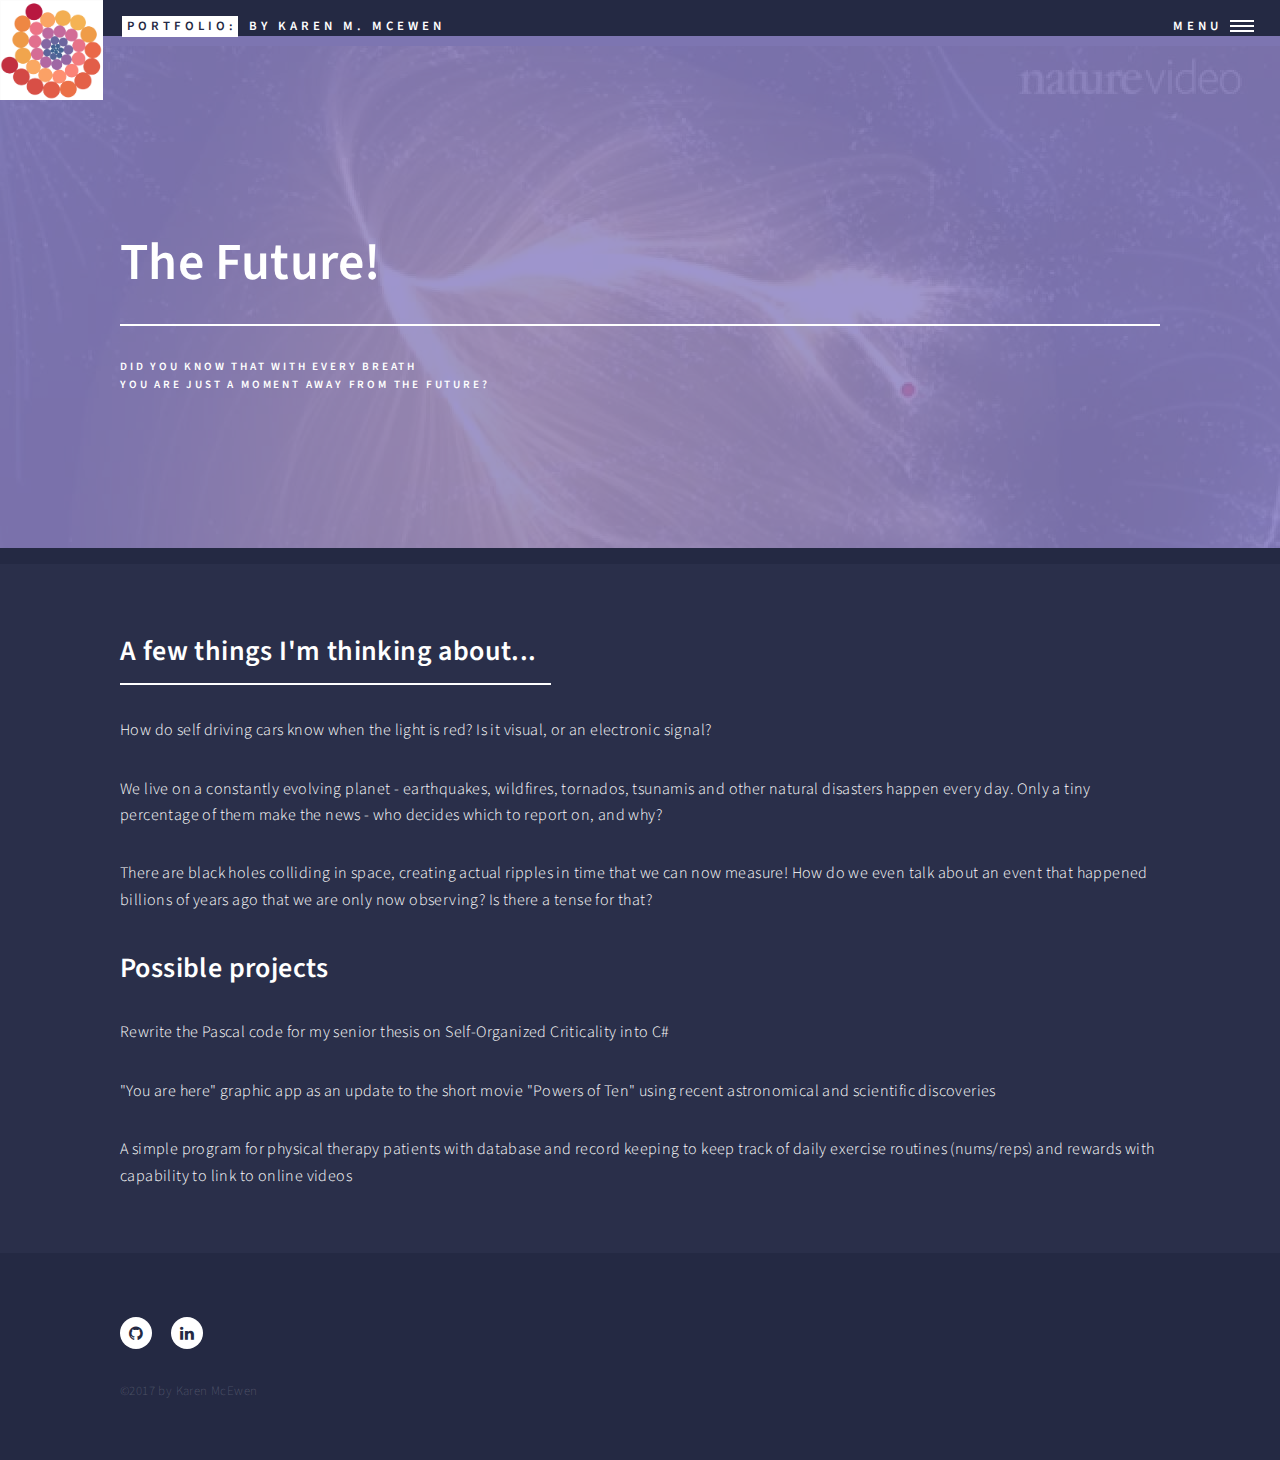
<file: future.html>
﻿<!DOCTYPE HTML>
<!--
    CSS Template: Forty by HTML5 UP - Html5up.net | @ajlkn Free for personal and commercial use under the CCA 3.0 license (html5up.net/license)
-->
<html>
<head>
    <title>Karen McEwen Portfolio</title>
    <meta charset="utf-8" />
    <meta name="viewport" content="width=device-width, initial-scale=1, user-scalable=no" />
    <!--[if lte IE 8]><script src="assets/js/ie/html5shiv.js"></script><![endif]-->
    <link rel="stylesheet" href="assets/css/main.css" />
    <!--[if lte IE 9]><link rel="stylesheet" href="assets/css/ie9.css" /><![endif]-->
    <!--[if lte IE 8]><link rel="stylesheet" href="assets/css/ie8.css" /><![endif]-->
</head>
<body>

    <!-- Wrapper -->
    <div id="wrapper">

        <!-- Header -->
        <header id="header" class="alt">
            <img src="images/womenMSEngineering.PNG" alt="logo" height="100" />
            <a href="index.html" class="logo"><strong>Portfolio:</strong> <span>by Karen M. McEwen</span></a>
            <nav>
                <a href="#menu">Menu</a>
            </nav>
        </header>

        <!-- Menu -->
        <nav id="menu">
            <ul class="links">
                <li><a href="index.html">Home</a></li>
                <li><a href="aboutMe.html">About Me</a></li>
                <li><a href="projects.html">Projects</a></li>
                <li><a href="dataVisualizations.html">Data Visualizations</a></li>
                <li><a href="education.html">Education</a></li>
                <li><a href="inProcess.html">Works In Process</a></li>
                <li><a href="future.html">Future Ideas</a></li>
            </ul>
         
        </nav>

       

        <!-- Banner -->
        <!-- Note: The "styleN" class below should match that of the header element. -->
        <section id="banner" class="style2">
            <div class="inner">
                <span class="image">
                    
                    <img src="images/laniakea.jpg" alt="Laniakea super cluster" />
                </span>
                <header class="major">
                    <h1>The Future!</h1>
                </header>
                <div class="content">
                    <p>
                       Did you know that with every breath<br />
                        you are just a moment away from the future?
                    </p>
                </div>
            </div>
        </section>

        <!-- Main -->
        <div id="main">

            <!-- One -->
            <section id="one">
                <div class="inner">
                    <header class="major">
                        <h2>A few things I'm thinking about...</h2>
                    </header>
                    <p>How do self driving cars know when the light is red? Is it visual, or an electronic signal?</p>
                    <p>We live on a constantly evolving planet - earthquakes, wildfires, tornados, tsunamis and other natural disasters happen every day.
                    Only a tiny percentage of them make the news - who decides which to report on, and why?</p>
                    <p>There are black holes colliding in space, creating actual ripples in time that we can now measure!
                    How do we even talk about an event that happened billions of years ago that we are only now observing? Is there a tense for that?</p>
                    
                    <h2>Possible projects</h2>
                    <p>Rewrite the Pascal code for my senior thesis on Self-Organized Criticality into C#</p>
                    <p>"You are here" graphic app as an update to the short movie "Powers of Ten" using recent astronomical and scientific discoveries</p>
                    <p>A simple program for physical therapy patients with database and record keeping to keep track of daily exercise routines (nums/reps) and rewards with capability to link to online videos</p>
                </div>
            </section>

           
</div>
        <!-- Footer -->
        <footer id="footer">
            <div class="inner">
                <ul class="icons">
                    <li><a href="https://github.com/karenmcewen" class="icon alt fa-github" target="_blank"><span class="label">GitHub</span></a></li>
                    <li><a href="https://www.linkedin.com/in/karen-mcewen/" class="icon alt fa-linkedin" target="_blank"><span class="label">LinkedIn</span></a></li>
                </ul>
                <ul class="copyright">
                    <li>&copy;2017 by Karen McEwen</li>
                </ul>
            </div>
        </footer>
    </div>

    <!-- Scripts -->
    <script src="assets/js/jquery.min.js"></script>
    <script src="assets/js/jquery.scrolly.min.js"></script>
    <script src="assets/js/jquery.scrollex.min.js"></script>
    <script src="assets/js/skel.min.js"></script>
    <script src="assets/js/util.js"></script>
    <!--[if lte IE 8]><script src="assets/js/ie/respond.min.js"></script><![endif]-->
    <script src="assets/js/main.js"></script>

</body>
</html>
</file>
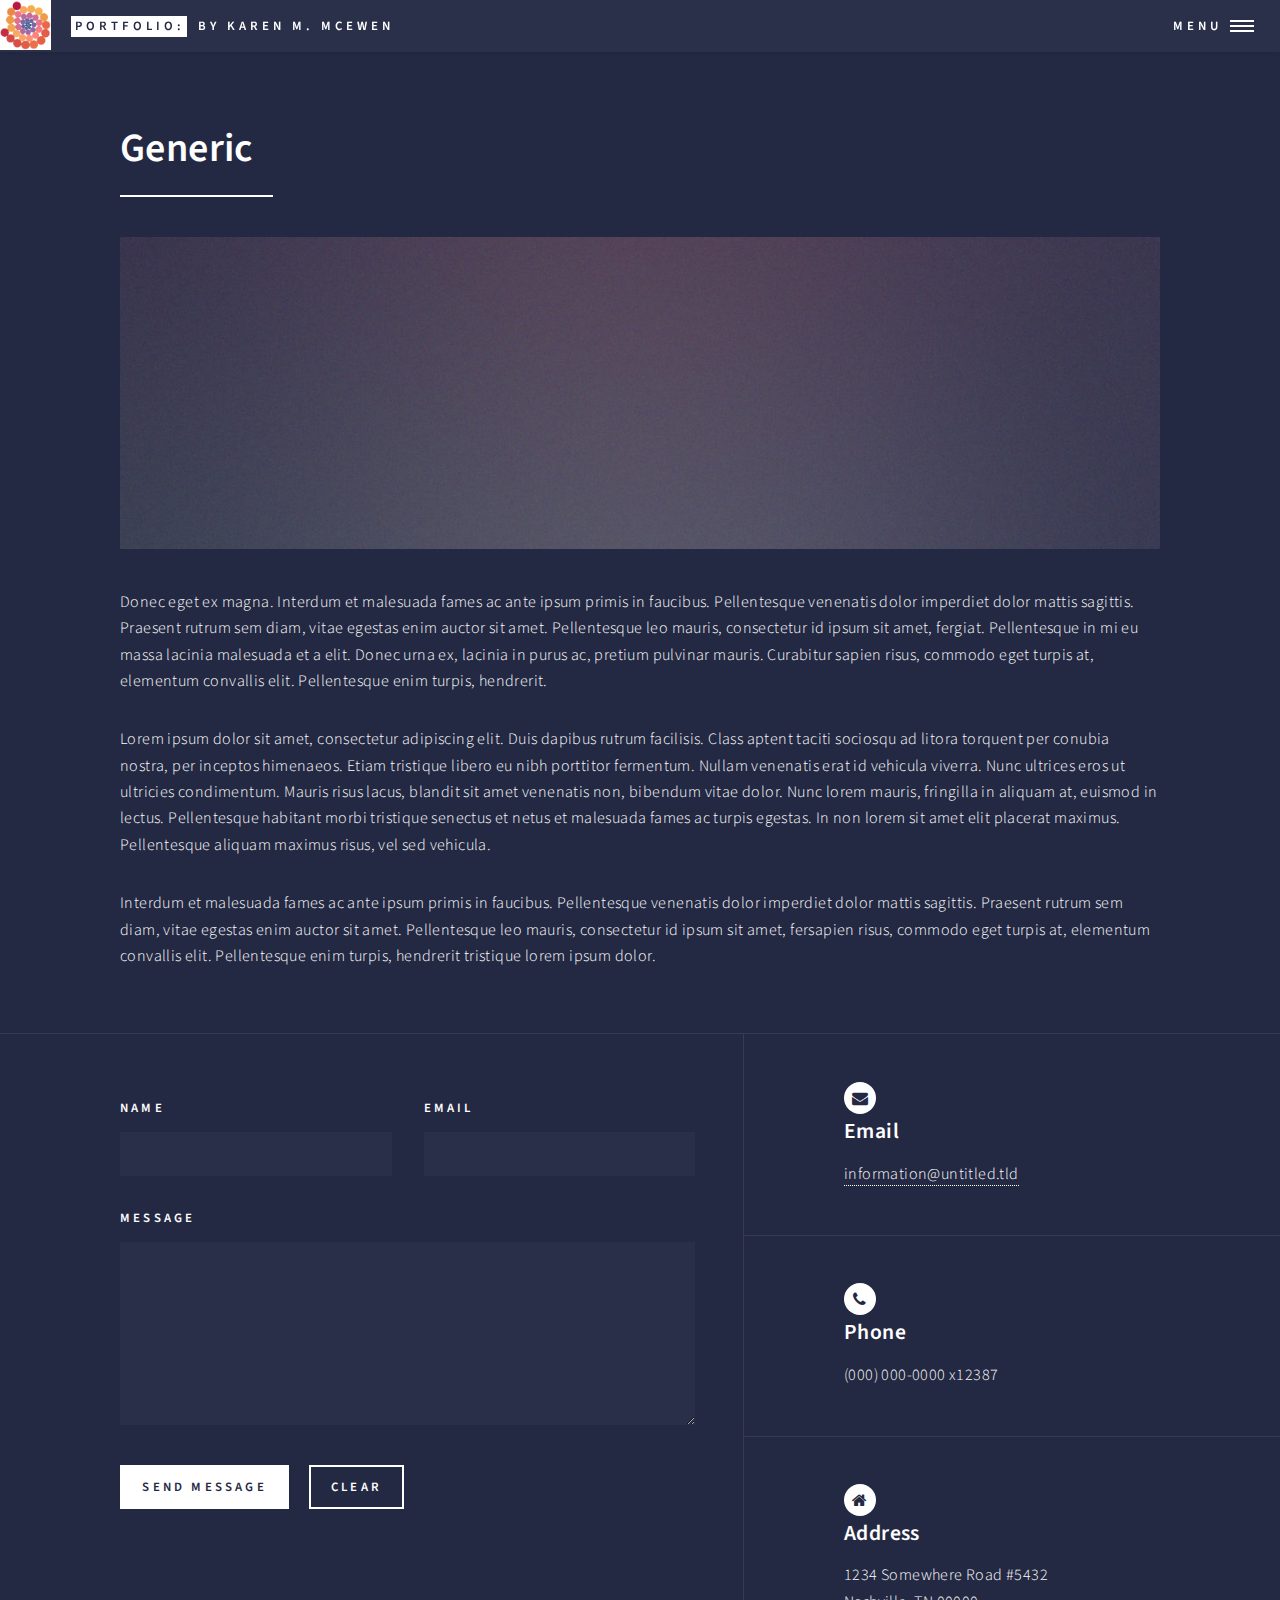
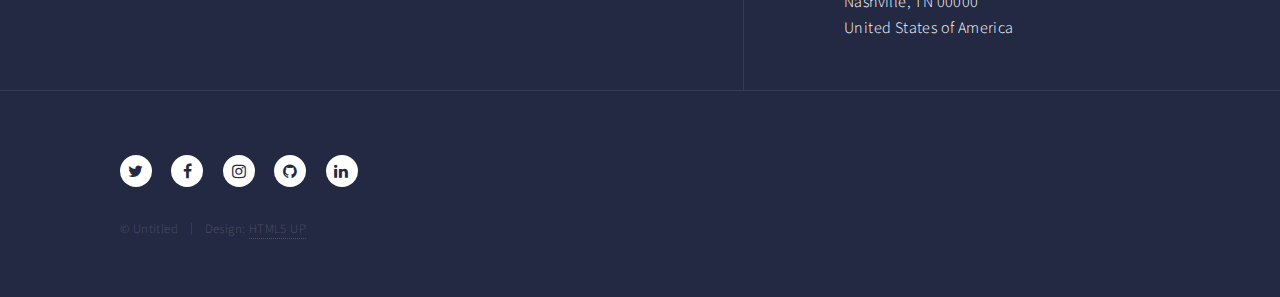
<file: generic.html>
﻿<!DOCTYPE HTML>
<!--
	Forty by HTML5 UP
	html5up.net | @ajlkn
	Free for personal and commercial use under the CCA 3.0 license (html5up.net/license)
-->
<html>
	<head>
		<title>Generic - Forty by HTML5 UP</title>
		<meta charset="utf-8" />
		<meta name="viewport" content="width=device-width, initial-scale=1, user-scalable=no" />
		<!--[if lte IE 8]><script src="assets/js/ie/html5shiv.js"></script><![endif]-->
		<link rel="stylesheet" href="assets/css/main.css" />
		<!--[if lte IE 9]><link rel="stylesheet" href="assets/css/ie9.css" /><![endif]-->
		<!--[if lte IE 8]><link rel="stylesheet" href="assets/css/ie8.css" /><![endif]-->
	</head>
	<body>

		<!-- Wrapper -->
			<div id="wrapper">

				<!-- Header -->
					<header id="header">
                        <img src="images/womenMSEngineering.PNG" alt="logo" height="50" />
                        <a href="index.html" class="logo"><strong>Portfolio:</strong> <span>by Karen M. McEwen</span></a>
						<nav>
							<a href="#menu">Menu</a>
						</nav>
					</header>

				<!-- Menu -->
					<nav id="menu">
						<ul class="links">
							<li><a href="index.html">Home</a></li>
							<li><a href="landing.html">Landing</a></li>
							<li><a href="generic.html">Generic</a></li>
							<li><a href="elements.html">Elements</a></li>
						</ul>
						<ul class="actions vertical">
							<li><a href="#" class="button special fit">Get Started</a></li>
							<li><a href="#" class="button fit">Log In</a></li>
						</ul>
					</nav>

				<!-- Main -->
					<div id="main" class="alt">

						<!-- One -->
							<section id="one">
								<div class="inner">
									<header class="major">
										<h1>Generic</h1>
									</header>
									<span class="image main"><img src="images/pic11.jpg" alt="" /></span>
									<p>Donec eget ex magna. Interdum et malesuada fames ac ante ipsum primis in faucibus. Pellentesque venenatis dolor imperdiet dolor mattis sagittis. Praesent rutrum sem diam, vitae egestas enim auctor sit amet. Pellentesque leo mauris, consectetur id ipsum sit amet, fergiat. Pellentesque in mi eu massa lacinia malesuada et a elit. Donec urna ex, lacinia in purus ac, pretium pulvinar mauris. Curabitur sapien risus, commodo eget turpis at, elementum convallis elit. Pellentesque enim turpis, hendrerit.</p>
									<p>Lorem ipsum dolor sit amet, consectetur adipiscing elit. Duis dapibus rutrum facilisis. Class aptent taciti sociosqu ad litora torquent per conubia nostra, per inceptos himenaeos. Etiam tristique libero eu nibh porttitor fermentum. Nullam venenatis erat id vehicula viverra. Nunc ultrices eros ut ultricies condimentum. Mauris risus lacus, blandit sit amet venenatis non, bibendum vitae dolor. Nunc lorem mauris, fringilla in aliquam at, euismod in lectus. Pellentesque habitant morbi tristique senectus et netus et malesuada fames ac turpis egestas. In non lorem sit amet elit placerat maximus. Pellentesque aliquam maximus risus, vel sed vehicula.</p>
									<p>Interdum et malesuada fames ac ante ipsum primis in faucibus. Pellentesque venenatis dolor imperdiet dolor mattis sagittis. Praesent rutrum sem diam, vitae egestas enim auctor sit amet. Pellentesque leo mauris, consectetur id ipsum sit amet, fersapien risus, commodo eget turpis at, elementum convallis elit. Pellentesque enim turpis, hendrerit tristique lorem ipsum dolor.</p>
								</div>
							</section>

					</div>

				<!-- Contact -->
					<section id="contact">
						<div class="inner">
							<section>
								<form method="post" action="#">
									<div class="field half first">
										<label for="name">Name</label>
										<input type="text" name="name" id="name" />
									</div>
									<div class="field half">
										<label for="email">Email</label>
										<input type="text" name="email" id="email" />
									</div>
									<div class="field">
										<label for="message">Message</label>
										<textarea name="message" id="message" rows="6"></textarea>
									</div>
									<ul class="actions">
										<li><input type="submit" value="Send Message" class="special" /></li>
										<li><input type="reset" value="Clear" /></li>
									</ul>
								</form>
							</section>
							<section class="split">
								<section>
									<div class="contact-method">
										<span class="icon alt fa-envelope"></span>
										<h3>Email</h3>
										<a href="#">information@untitled.tld</a>
									</div>
								</section>
								<section>
									<div class="contact-method">
										<span class="icon alt fa-phone"></span>
										<h3>Phone</h3>
										<span>(000) 000-0000 x12387</span>
									</div>
								</section>
								<section>
									<div class="contact-method">
										<span class="icon alt fa-home"></span>
										<h3>Address</h3>
										<span>1234 Somewhere Road #5432<br />
										Nashville, TN 00000<br />
										United States of America</span>
									</div>
								</section>
							</section>
						</div>
					</section>

				<!-- Footer -->
					<footer id="footer">
						<div class="inner">
							<ul class="icons">
								<li><a href="#" class="icon alt fa-twitter"><span class="label">Twitter</span></a></li>
								<li><a href="#" class="icon alt fa-facebook"><span class="label">Facebook</span></a></li>
								<li><a href="#" class="icon alt fa-instagram"><span class="label">Instagram</span></a></li>
								<li><a href="#" class="icon alt fa-github"><span class="label">GitHub</span></a></li>
								<li><a href="#" class="icon alt fa-linkedin"><span class="label">LinkedIn</span></a></li>
							</ul>
							<ul class="copyright">
								<li>&copy; Untitled</li><li>Design: <a href="https://html5up.net">HTML5 UP</a></li>
							</ul>
						</div>
					</footer>

			</div>

		<!-- Scripts -->
			<script src="assets/js/jquery.min.js"></script>
			<script src="assets/js/jquery.scrolly.min.js"></script>
			<script src="assets/js/jquery.scrollex.min.js"></script>
			<script src="assets/js/skel.min.js"></script>
			<script src="assets/js/util.js"></script>
			<!--[if lte IE 8]><script src="assets/js/ie/respond.min.js"></script><![endif]-->
			<script src="assets/js/main.js"></script>

	</body>
</html>
</file>
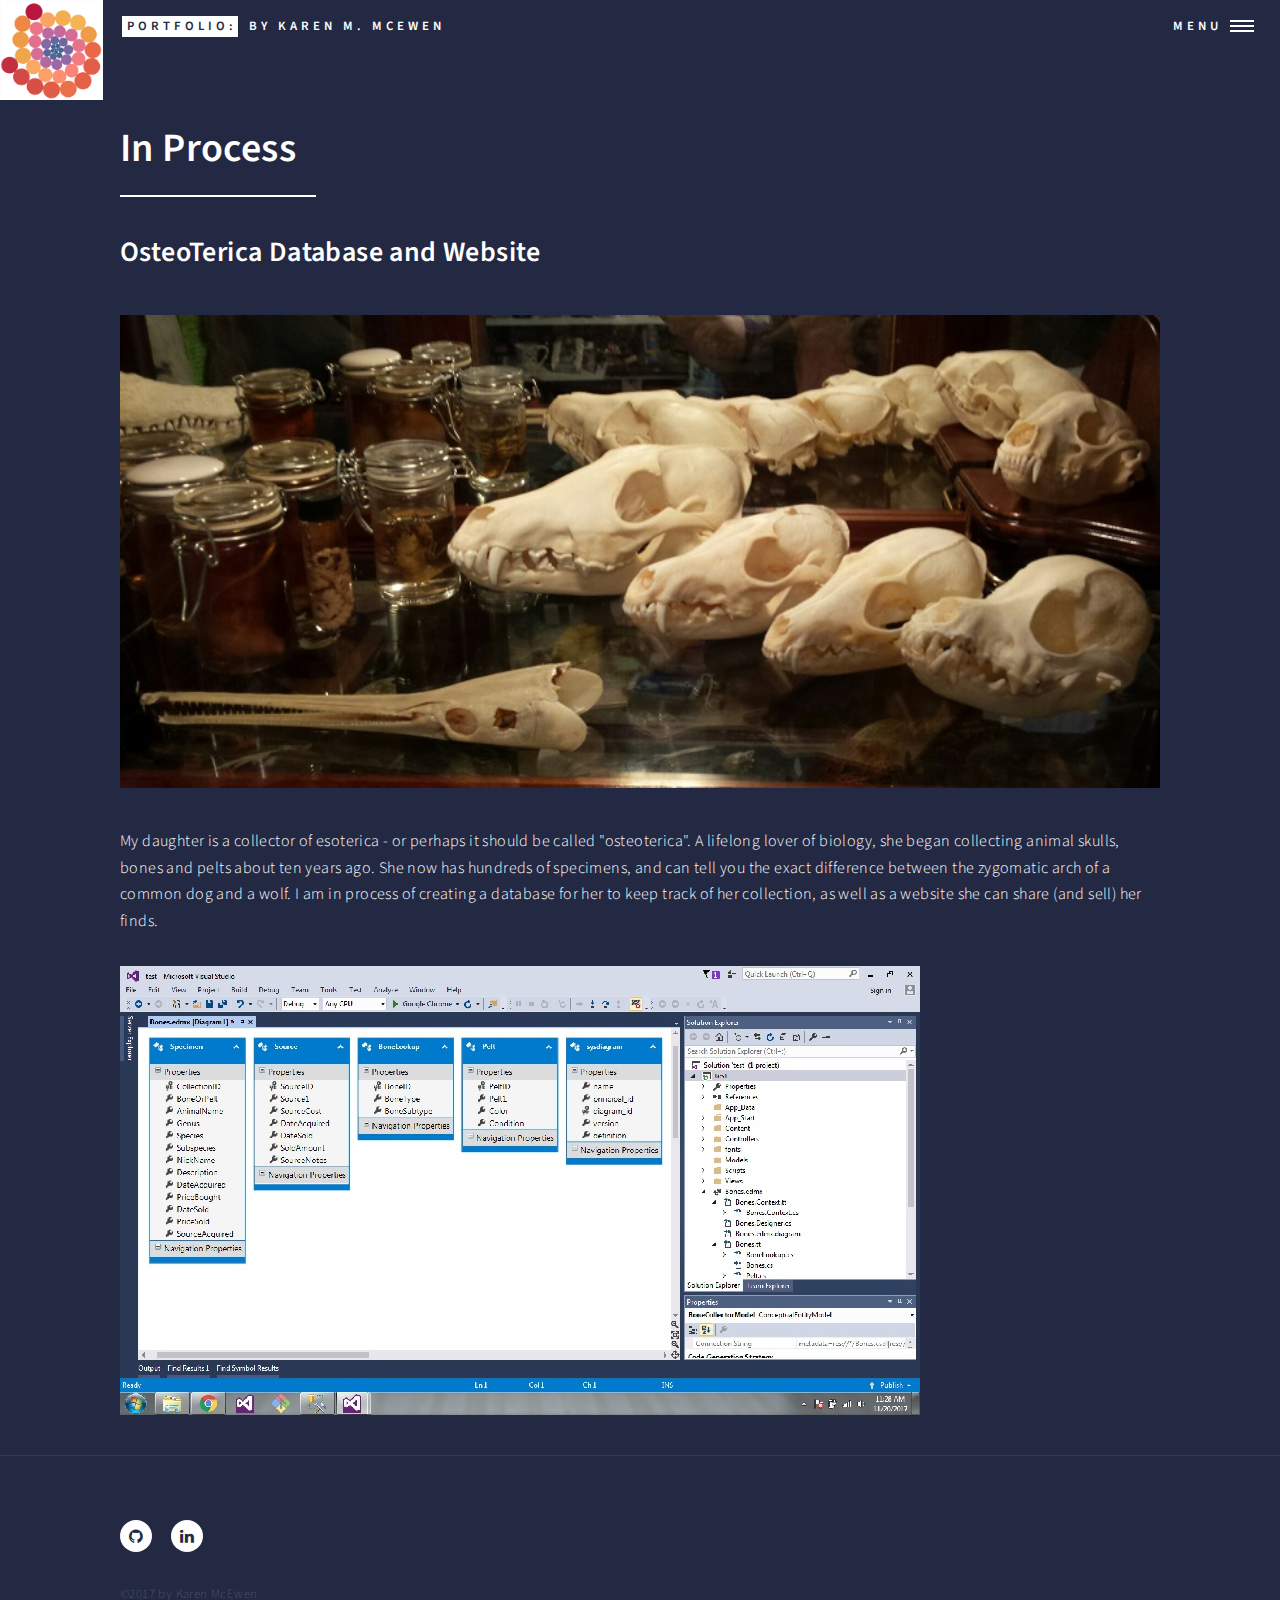
<file: inProcess.html>
﻿<!DOCTYPE HTML>
<!--
    CSS Template: Forty by HTML5 UP - Html5up.net | @ajlkn Free for personal and commercial use under the CCA 3.0 license (html5up.net/license)
-->
<html>
<head>
    <title>Karen McEwen Portfolio</title>
    <meta charset="utf-8" />
    <meta name="viewport" content="width=device-width, initial-scale=1, user-scalable=no" />
    <!--[if lte IE 8]><script src="assets/js/ie/html5shiv.js"></script><![endif]-->
    <link rel="stylesheet" href="assets/css/main.css" />
    <!--[if lte IE 9]><link rel="stylesheet" href="assets/css/ie9.css" /><![endif]-->
    <!--[if lte IE 8]><link rel="stylesheet" href="assets/css/ie8.css" /><![endif]-->
</head>
<body>

    <!-- Wrapper -->
    <div id="wrapper">

        <!-- Header -->
        <header id="header" class="alt">
            <img src="images/womenMSEngineering.PNG" alt="logo" height="100" />
            <a href="index.html" class="logo"><strong>Portfolio:</strong> <span>by Karen M. McEwen</span></a>
            <nav>
                <a href="#menu">Menu</a>
            </nav>
        </header>

        <!-- Menu -->
        <nav id="menu">
            <ul class="links">
                <li><a href="index.html">Home</a></li>
                <li><a href="aboutMe.html">About Me</a></li>
                <li><a href="projects.html">Projects</a></li>
                <li><a href="dataVisualizations.html">Data Visualizations</a></li>
                <li><a href="education.html">Education</a></li>
                <li><a href="inProcess.html">Works In Process</a></li>
                <li><a href="future.html">Future Ideas</a></li>
            </ul>

        </nav>


        <!-- Main -->
        <div id="main" class="alt">

            <!-- One -->
            <section id="one">
                <div class="inner">
                    <header class="major">
                        <h1>In Process</h1>
                    </header>
                    
                   
                    <h2>OsteoTerica Database and Website</h2>
                   
                    <span class="image main"><img src="images/bonecollection1.jpg" alt="bones" /></span>
                    <p>My daughter is a collector of esoterica - or perhaps it should be called "osteoterica".  
                    A lifelong lover of biology, she began collecting animal skulls, bones and pelts about ten years ago.
                    She now has hundreds of specimens, and can tell you the exact difference between the zygomatic arch of a common dog and a wolf.
                    I am in process of creating a database for her to keep track of her collection, as well as a website she can share (and sell) her finds.
                    </p>
                    <img src="images/wip.jpg" />
                    </div>
            </section>

        </div>

        <!-- Footer -->
        <footer id="footer">
            <div class="inner">
                <ul class="icons">
                    <li><a href="https://github.com/karenmcewen" class="icon alt fa-github" target="_blank"><span class="label">GitHub</span></a></li>
                    <li><a href="https://www.linkedin.com/in/karen-mcewen/" class="icon alt fa-linkedin" target="_blank"><span class="label">LinkedIn</span></a></li>
                </ul>
                <ul class="copyright">
                    <li>&copy;2017 by Karen McEwen</li>
                </ul>
            </div>
        </footer>

    </div>

    <!-- Scripts -->
    <script src="assets/js/jquery.min.js"></script>
    <script src="assets/js/jquery.scrolly.min.js"></script>
    <script src="assets/js/jquery.scrollex.min.js"></script>
    <script src="assets/js/skel.min.js"></script>
    <script src="assets/js/util.js"></script>
    <!--[if lte IE 8]><script src="assets/js/ie/respond.min.js"></script><![endif]-->
    <script src="assets/js/main.js"></script>

</body>
</html>
</file>
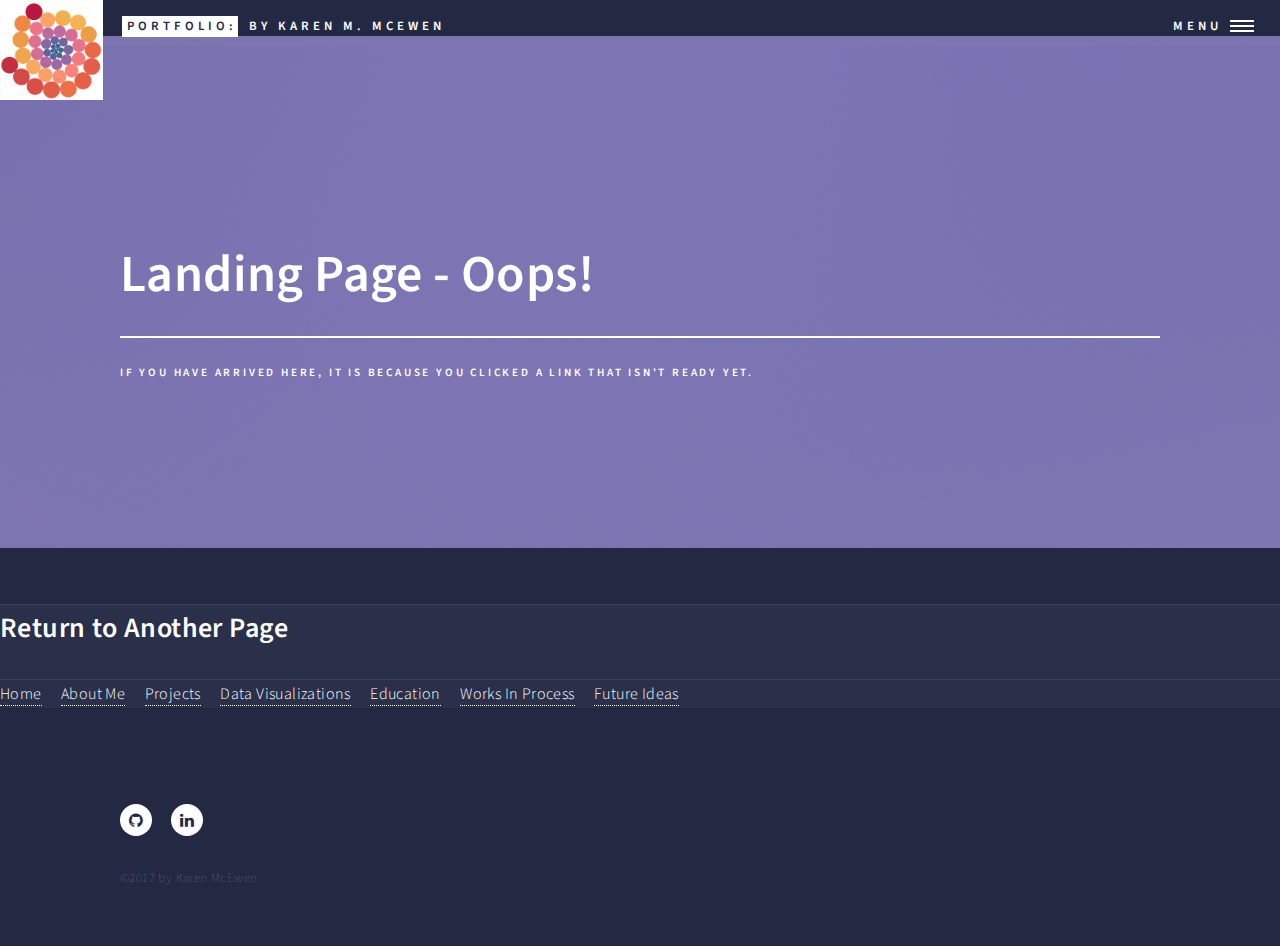
<file: landing.html>
﻿<!DOCTYPE HTML>
<!--
    CSS Template: Forty by HTML5 UP - Html5up.net | @ajlkn Free for personal and commercial use under the CCA 3.0 license (html5up.net/license)
-->
<html>
<head>
    <title>Karen McEwen Portfolio</title>
    <meta charset="utf-8" />
    <meta name="viewport" content="width=device-width, initial-scale=1, user-scalable=no" />
    <!--[if lte IE 8]><script src="assets/js/ie/html5shiv.js"></script><![endif]-->
    <link rel="stylesheet" href="assets/css/main.css" />
    <!--[if lte IE 9]><link rel="stylesheet" href="assets/css/ie9.css" /><![endif]-->
    <!--[if lte IE 8]><link rel="stylesheet" href="assets/css/ie8.css" /><![endif]-->
</head>
<body>

    <!-- Wrapper -->
    <div id="wrapper">

        <!-- Header -->
        <header id="header" class="alt">
            <img src="images/womenMSEngineering.PNG" alt="logo" height="100" />
            <a href="index.html" class="logo"><strong>Portfolio:</strong> <span>by Karen M. McEwen</span></a>
            <nav>
                <a href="#menu">Menu</a>
            </nav>
        </header>

        <!-- Menu -->
        <nav id="menu">
            <ul class="links">
                <li><a href="index.html">Home</a></li>
                <li><a href="aboutMe.html">About Me</a></li>
                <li><a href="projects.html">Projects</a></li>
                <li><a href="dataVisualizations.html">Data Visualizations</a></li>
                <li><a href="education.html">Education</a></li>
                <li><a href="inProcess.html">Works In Process</a></li>
                <li><a href="future.html">Future Ideas</a></li>
            </ul>

        </nav>

        <!-- Banner -->
        <!-- Note: The "styleN" class below should match that of the header element. -->
        <section id="banner" class="style2">
            <div class="inner">
                   <header class="major">
                    <h1>Landing Page - Oops!</h1>
                       <p>
                           If you have arrived here, it is because you clicked a link that isn't ready yet. <br />
                          
                       </p>
                </header>
            </div>
          
        </section>

        <!-- Main -->
               
        <div id="main">
            <h1></h1>
            <h2>Return to Another Page</h2>
            <ul class="actions">
                <li><a href="index.html">Home</a></li>
                <li><a href="aboutMe.html">About Me</a></li>
                <li><a href="projects.html">Projects</a></li>
                <li><a href="dataVisualizations.html">Data Visualizations</a></li>
                <li><a href="education.html">Education</a></li>
                <li><a href="inProcess.html">Works In Process</a></li>
                <li><a href="future.html">Future Ideas</a></li>
            </ul>



        </div>
        <!-- Footer -->
        <footer id="footer">
            <div class="inner">
                <ul class="icons">
                    <li><a href="https://github.com/karenmcewen" class="icon alt fa-github" target="_blank"><span class="label">GitHub</span></a></li>
                    <li><a href="https://www.linkedin.com/in/karen-mcewen/" class="icon alt fa-linkedin" target="_blank"><span class="label">LinkedIn</span></a></li>
                </ul>
                <ul class="copyright">
                    <li>&copy;2017 by Karen McEwen</li>
                </ul>
            </div>
        </footer>
    </div>

    <!-- Scripts -->
    <script src="assets/js/jquery.min.js"></script>
    <script src="assets/js/jquery.scrolly.min.js"></script>
    <script src="assets/js/jquery.scrollex.min.js"></script>
    <script src="assets/js/skel.min.js"></script>
    <script src="assets/js/util.js"></script>
    <!--[if lte IE 8]><script src="assets/js/ie/respond.min.js"></script><![endif]-->
    <script src="assets/js/main.js"></script>

</body>
</html>
</file>
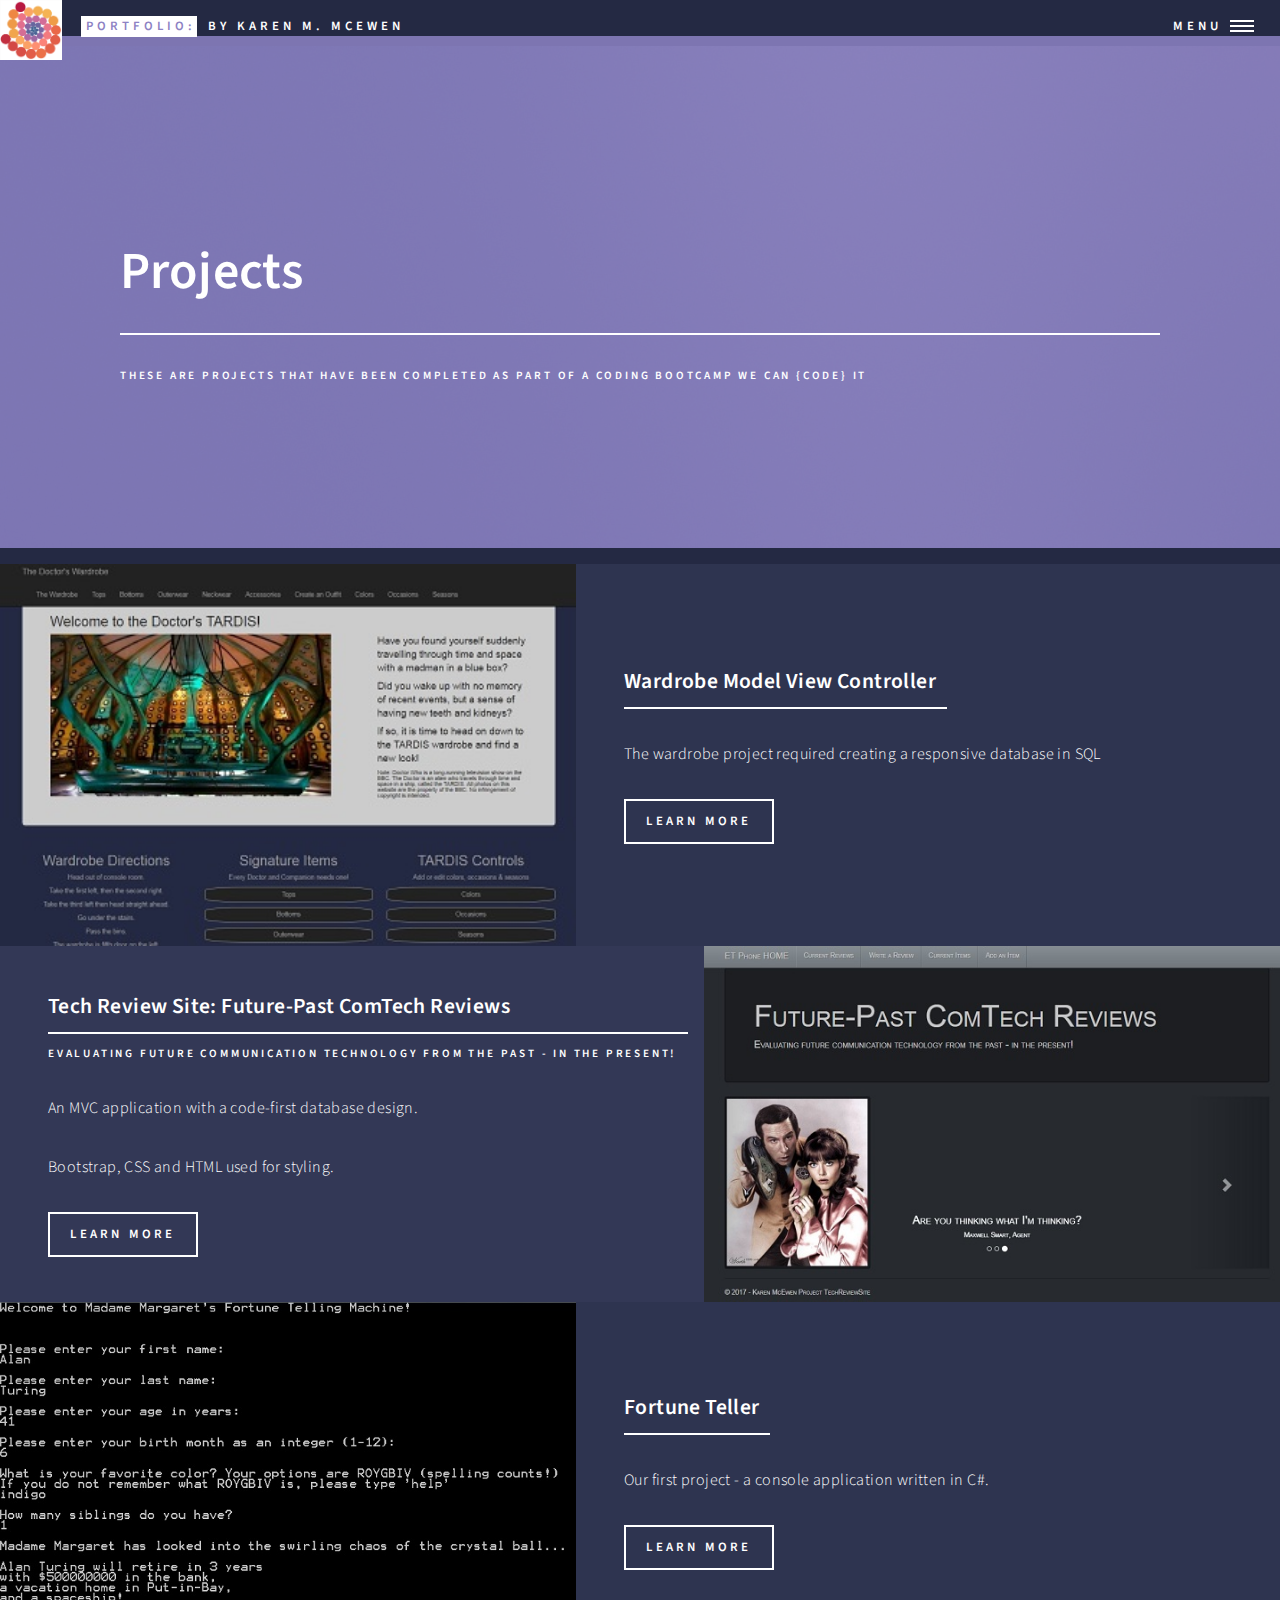
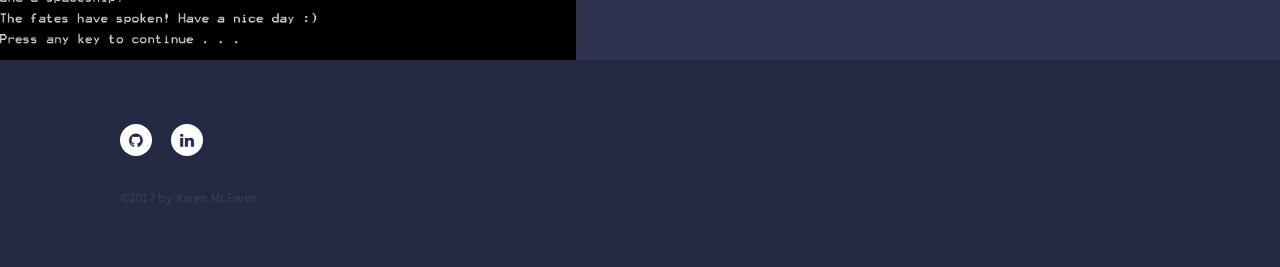
<file: projects.html>
﻿<!DOCTYPE HTML>

<!--
    CSS Template: Forty by HTML5 UP - Html5up.net | @ajlkn Free for personal and commercial use under the CCA 3.0 license (html5up.net/license)
-->

<html>
<head>
    <title>Projects</title>
    <meta charset="utf-8" />
    <meta name="viewport" content="width=device-width, initial-scale=1, user-scalable=no" />
    <!--[if lte IE 8]><script src="assets/js/ie/html5shiv.js"></script><![endif]-->
    <link rel="stylesheet" href="assets/css/main.css" />
    <!--[if lte IE 9]><link rel="stylesheet" href="assets/css/ie9.css" /><![endif]-->
    <!--[if lte IE 8]><link rel="stylesheet" href="assets/css/ie8.css" /><![endif]-->
</head>
<body>

    <!-- Wrapper -->
    <div id="wrapper">

        <!-- Header -->
        <!-- Note: The "styleN" class below should match that of the banner element. -->
        <header id="header" class="alt style2">
            <img src="images/womenMSEngineering.PNG" alt="logo" height="60" />
            <a href="index.html" class="logo"><strong>Portfolio:</strong> <span>by Karen M. McEwen</span></a>
            <nav>
                <a href="#menu">Menu</a>
            </nav>
        </header>

        <!-- Menu -->
        <nav id="menu">
            <ul class="links">
                <li><a href="index.html">Home</a></li>
                <li><a href="aboutMe.html">About Me</a></li>
                <li><a href="projects.html">Projects</a></li>
                <li><a href="dataVisualizations.html">Data Visualizations</a></li>
                <li><a href="education.html">Education</a></li>
                <li><a href="inProcess.html">Works In Process</a></li>
                <li><a href="future.html">Future Ideas</a></li>
            </ul>
           
        </nav>
        <!-- Banner -->
        <!-- Note: The "styleN" class below should match that of the header element. -->
        <section id="banner" class="style2">
            <div class="inner">
                <span class="image">
                    <img src="images/pic07.jpg" alt="" />
                </span>
                <header class="major">
                    <h1>Projects</h1>
                </header>
                <div class="content">
                    <p>
                        These are projects that have been completed as part of a coding bootcamp We Can {Code} IT
                    </p>
                </div>
            </div>
        </section>

        <!-- Main -->
        <div id="main">

            <!--Section One is basic stuff about projects - Not in use-->
            <!--<section id="one">
                <div class="inner">
                    <header class="major">
                        <h2>About the projects...</h2>
                    </header>
                    <p>WCCI etc...</p>
                </div>
            </section>-->
            <!-- Section Two HIGHLIGHTS of THREE PROJECTS (can put details in separate pages for each)-->
            <!-----------Project Wardrobe-------------------------------------------------------------------->
            <section id="two" class="spotlights">
                <section>
                    <a href="projWardrobe.html" class="image">
                        <img src="images/wardrobeHome400.jpg" alt="Wardrobe Project" data-position="center center" />
                       
                       
                    </a>
                    <div class="content">
                        <div class="inner">
                            <header class="major">
                                <h3>Wardrobe Model View Controller</h3>
                            </header>
                            <p>The wardrobe project required creating a responsive database in SQL</p>
                            <ul class="actions">
                                <li><a href="projWardrobe.html" class="button">Learn more</a></li>
                            </ul>
                        </div>
                    </div>
                </section>
                <!----------Project Tech Review Site--------------------------------------------------------------------->
                <section>
                    <a href="projTuscany.html" class="image">
                        
                        <img src="images/TechRevSiteIndex.jpg" alt="Tech Review Site" data-position="top center" />
                    </a>
                    <div class="content">
                        <div class="inner">
                            <header class="major">
                                <h3>Tech Review Site: Future-Past ComTech Reviews</h3>
                                <p class="lead">Evaluating future communication technology from the past - in the present!</p>
                            </header>
                            <p>An MVC application with a code-first database design. </p>
                            <p>Bootstrap, CSS and HTML used for styling.</p>
                            <ul class="actions">
                                <li><a href="projTechReview.html" class="button">Learn more</a></li>
                             
                            </ul>
                        </div>
                    </div>
                </section>
                <!----------Project Tuscany Village--------------------------------------------------------------------
                <section>
                    <a href="projTuscany.html" class="image">

                        <img src="images/TvillageIndex1.jpg" alt="Tuscany Village" data-position="top center" />
                    </a>
                    <div class="content">
                        <div class="inner">
                            <header class="major">
                                <h3>Tuscany Village Project</h3>
                            </header>
                            <p>CSS and HTML using Bootstrap</p>
                            <ul class="actions">
                                <li><a href="projTuscany.html" class="button">Learn more</a></li>
                            </ul>
                        </div>
                    </div>
                </section> 
                <!----------Project Three--------------------------------------------------------------------->
                <section>
                    <a href="projFortune.html" class="image">

                        <img src="images/FortuneTellerConsole.jpg" alt="Fortune Teller" data-position="25% 25%" />
                    </a>
                    <div class="content">
                        <div class="inner">
                            <header class="major">
                                <h3>Fortune Teller</h3>
                            </header>
                            <p>Our first project - a console application written in C#.</p>
                            <ul class="actions">
                                <li><a href="projFortune.html" class="button">Learn more</a></li>
                            </ul>
                        </div>
                    </div>
                </section>
            </section>
            <!----------Project Four and More just copy code above to add new projects --------------------->
            <!-- Section Three is available for more text-->
            <!--<section id="three">
                <div class="inner">
                    <header class="major">
                        <h2>Massa libero</h2>
                    </header>
                    <p>Nullam et orci eu lorem consequat tincidunt vivamus et sagittis libero. Mauris aliquet magna magna sed nunc rhoncus pharetra. Pellentesque condimentum sem. In efficitur ligula tate urna. Maecenas laoreet massa vel lacinia pellentesque lorem ipsum dolor. Nullam et orci eu lorem consequat tincidunt. Vivamus et sagittis libero. Mauris aliquet magna magna sed nunc rhoncus amet pharetra et feugiat tempus.</p>
                    <ul class="actions">
                        <li><a href="generic.html" class="button next">Get Started</a></li>
                    </ul>
                </div>
            </section>-->

        </div>

        <!-- Footer -->
        <footer id="footer">
            <div class="inner">
                <ul class="icons">
                    <li><a href="https://github.com/karenmcewen" class="icon alt fa-github" target="_blank"><span class="label">GitHub</span></a></li>
                    <li><a href="https://www.linkedin.com/in/karen-mcewen/" class="icon alt fa-linkedin" target="_blank"><span class="label">LinkedIn</span></a></li>
                </ul>
                <ul class="copyright">
                    <li>&copy;2017 by Karen McEwen</li>
                </ul>
            </div>
        </footer>

    </div>


    <!-- Scripts -->
    <script src="assets/js/jquery.min.js"></script>
    <script src="assets/js/jquery.scrolly.min.js"></script>
    <script src="assets/js/jquery.scrollex.min.js"></script>
    <script src="assets/js/skel.min.js"></script>
    <script src="assets/js/util.js"></script>
    <!--[if lte IE 8]><script src="assets/js/ie/respond.min.js"></script><![endif]-->
    <script src="assets/js/main.js"></script>

</body>
</html>
</file>
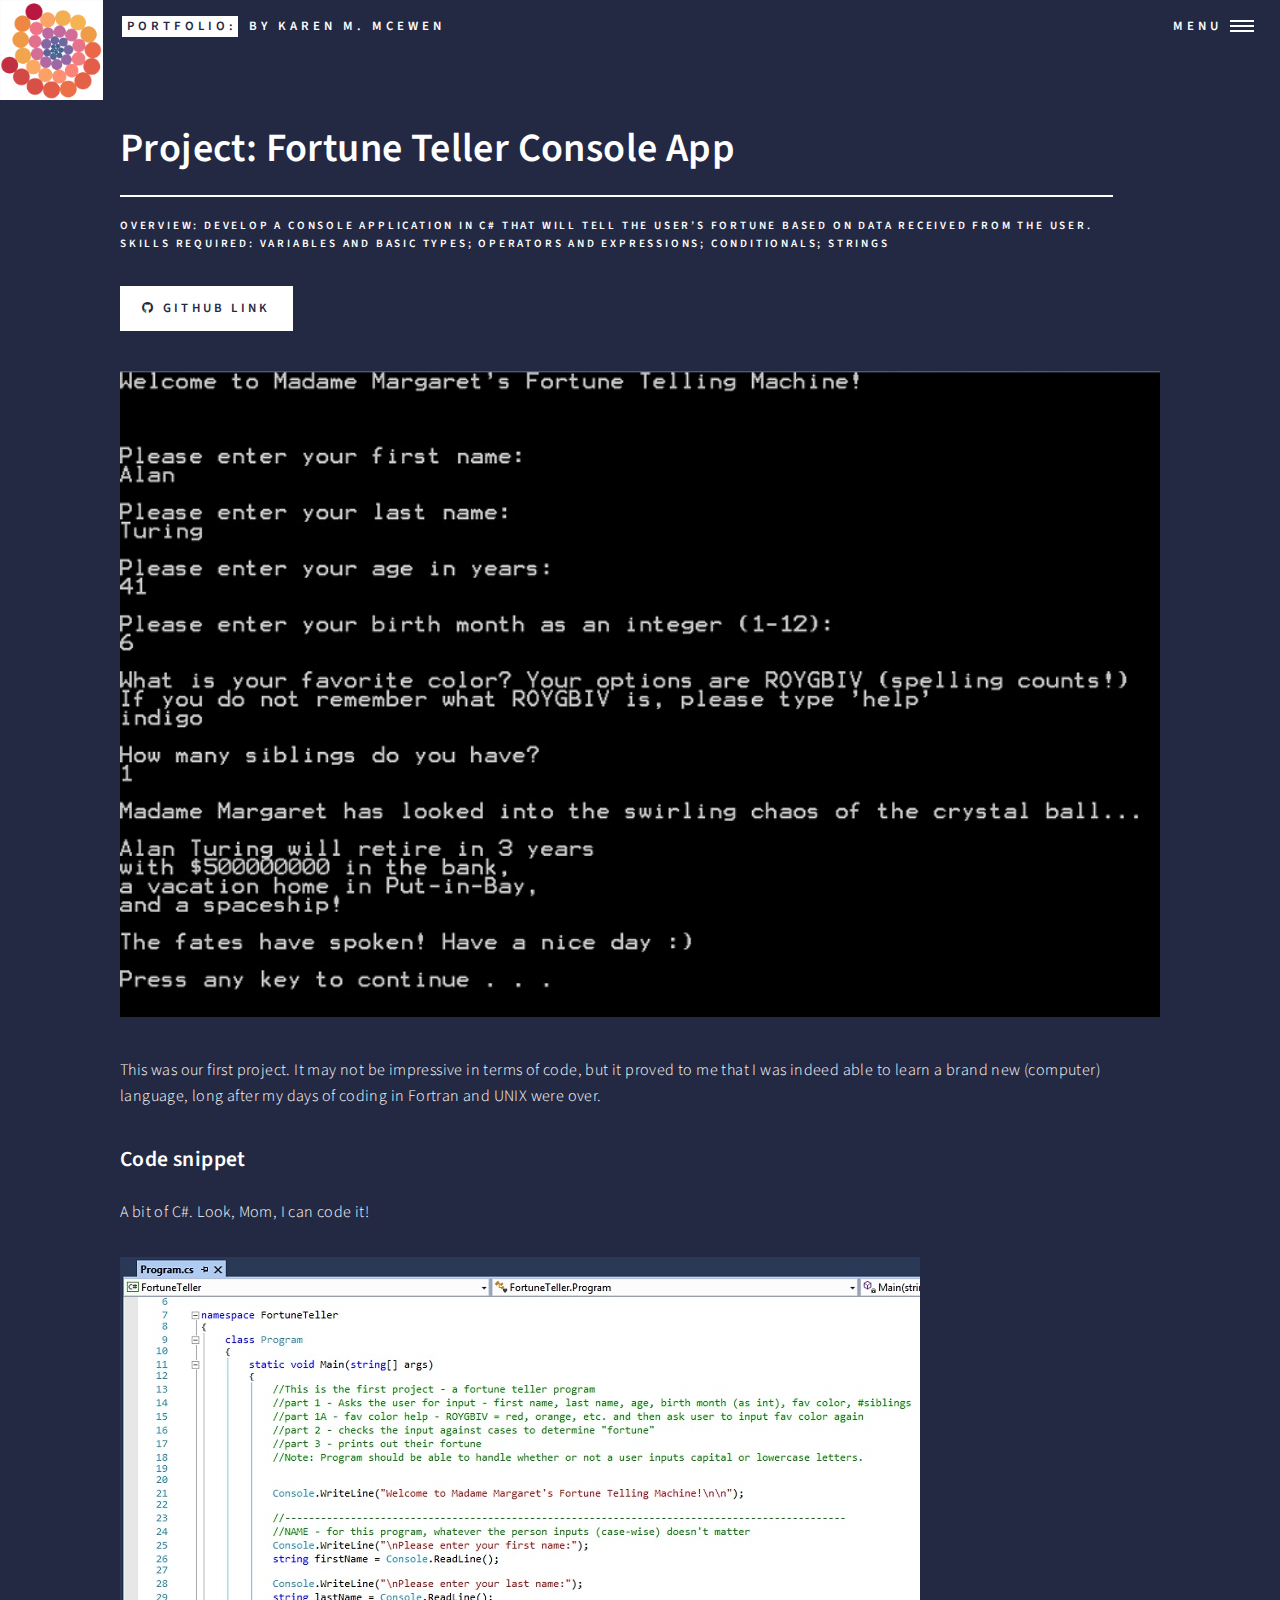
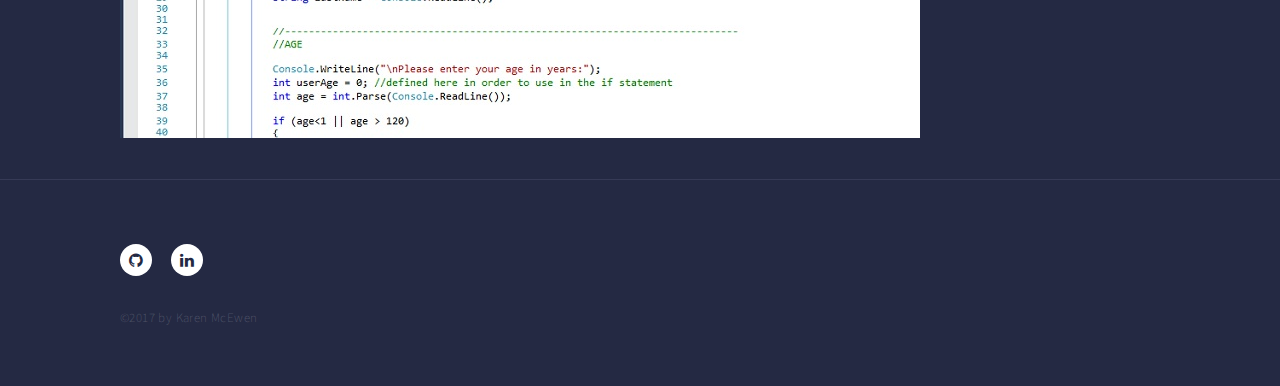
<file: projFortune.html>
﻿<!DOCTYPE HTML>
<!--
    CSS Template: Forty by HTML5 UP - Html5up.net | @ajlkn Free for personal and commercial use under the CCA 3.0 license (html5up.net/license)
-->
<html>
<head>
    <title>Karen McEwen Portfolio</title>
    <meta charset="utf-8" />
    <meta name="viewport" content="width=device-width, initial-scale=1, user-scalable=no" />
    <!--[if lte IE 8]><script src="assets/js/ie/html5shiv.js"></script><![endif]-->
    <link rel="stylesheet" href="assets/css/main.css" />
    <!--[if lte IE 9]><link rel="stylesheet" href="assets/css/ie9.css" /><![endif]-->
    <!--[if lte IE 8]><link rel="stylesheet" href="assets/css/ie8.css" /><![endif]-->
</head>
<body>

    <!-- Wrapper -->
    <div id="wrapper">

        <!-- Header -->
        <header id="header" class="alt">
            <img src="images/womenMSEngineering.PNG" alt="logo" height="100" />
            <a href="index.html" class="logo"><strong>Portfolio:</strong> <span>by Karen M. McEwen</span></a>
            <nav>
                <a href="#menu">Menu</a>
            </nav>
        </header>

        <!-- Menu -->
        <nav id="menu">
            <!-- Menu -->
            <nav id="menu">
                <ul class="links">
                    <li><a href="index.html">Home</a></li>
                    <li><a href="aboutMe.html">About Me</a></li>
                    <li><a href="projects.html">Projects</a></li>
                    <li><a href="dataVisualizations.html">Data Visualizations</a></li>
                    <li><a href="education.html">Education</a></li>
                    <li><a href="inProcess.html">Works In Process</a></li>
                    <li><a href="future.html">Future Ideas</a></li>
                </ul>
                
            </nav>
            
        </nav>


        <!-- Main -->
        <div id="main" class="alt">

            <!-- One -->
            <section id="one">
                <div class="inner">
                    <header class="major">
                        <h1>Project: Fortune Teller Console App</h1>
                        <p>Overview: Develop a console application in C# that will tell the user’s fortune based on data received from the user.<br/> 
                        Skills Required: Variables and Basic Types; Operators and Expressions; Conditionals; Strings
                        </p>
                    </header>
                   
                    <ul class="actions">
                        <li><a href= "https://github.com/karenmcewen/fortuneTeller" class="button special icon fa-github">GitHub link</a></li>

                    </ul>
                    <span class="image main"><img src="images/FortuneTellerConsole.jpg" alt="fortune teller" /></span>
                    
                   <p>This was our first project.  It may not be impressive in terms of code, but it proved
                    to me that I was indeed able to learn a brand new (computer) language,
                    long after my days of coding in Fortran and UNIX were over.
                  </p>
                    <h3>Code snippet</h3>
                    <p>A bit of C#. Look, Mom, I can code it!</p>
                    <img src="images/FTcode.jpg" />
                </div>
            </section>

        </div>

       
        <!-- Footer -->
        <footer id="footer">
            <div class="inner">
                <ul class="icons">
                    <li><a href="https://github.com/karenmcewen" class="icon alt fa-github" target="_blank"><span class="label">GitHub</span></a></li>
                    <li><a href="https://www.linkedin.com/in/karen-mcewen/" class="icon alt fa-linkedin" target="_blank"><span class="label">LinkedIn</span></a></li>
                </ul>
                <ul class="copyright">
                    <li>&copy;2017 by Karen McEwen</li>
                </ul>
            </div>
        </footer>

    </div>

    <!-- Scripts -->
    <script src="assets/js/jquery.min.js"></script>
    <script src="assets/js/jquery.scrolly.min.js"></script>
    <script src="assets/js/jquery.scrollex.min.js"></script>
    <script src="assets/js/skel.min.js"></script>
    <script src="assets/js/util.js"></script>
    <!--[if lte IE 8]><script src="assets/js/ie/respond.min.js"></script><![endif]-->
    <script src="assets/js/main.js"></script>

</body>
</html>
</file>
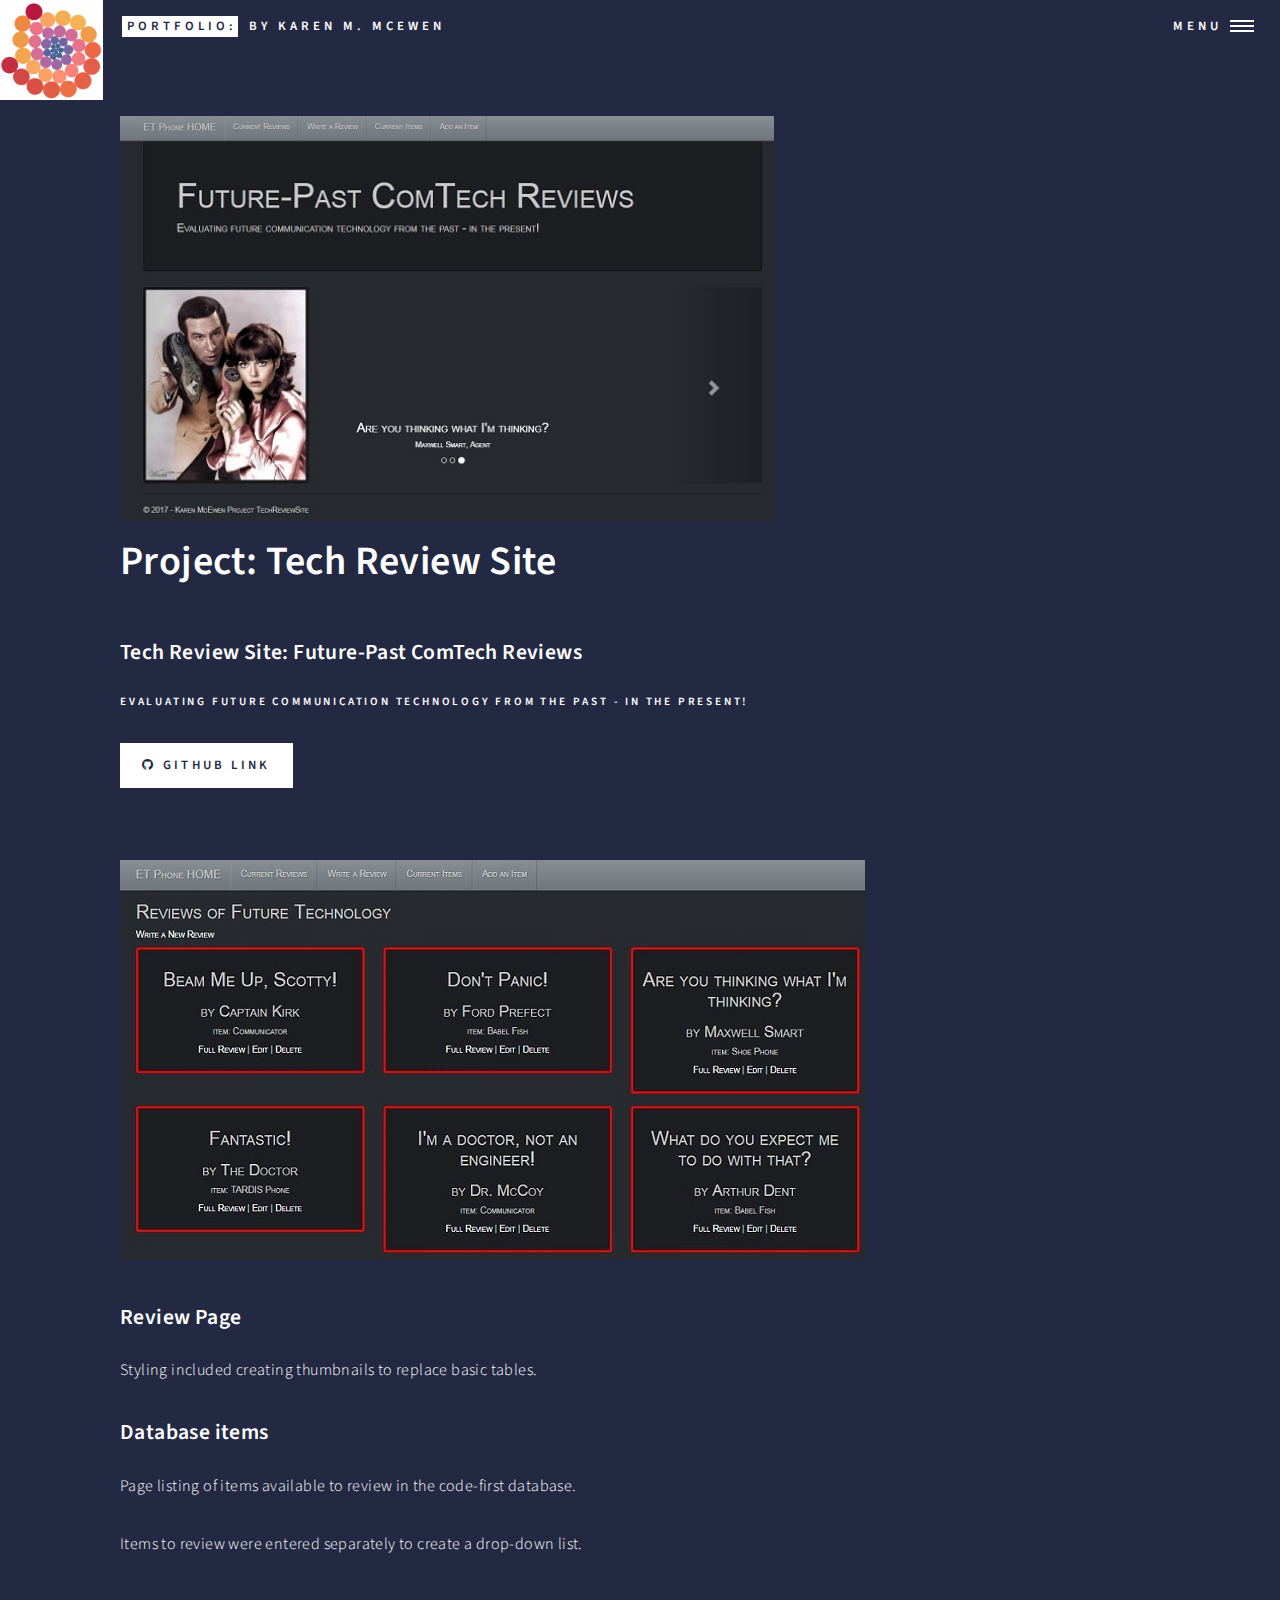
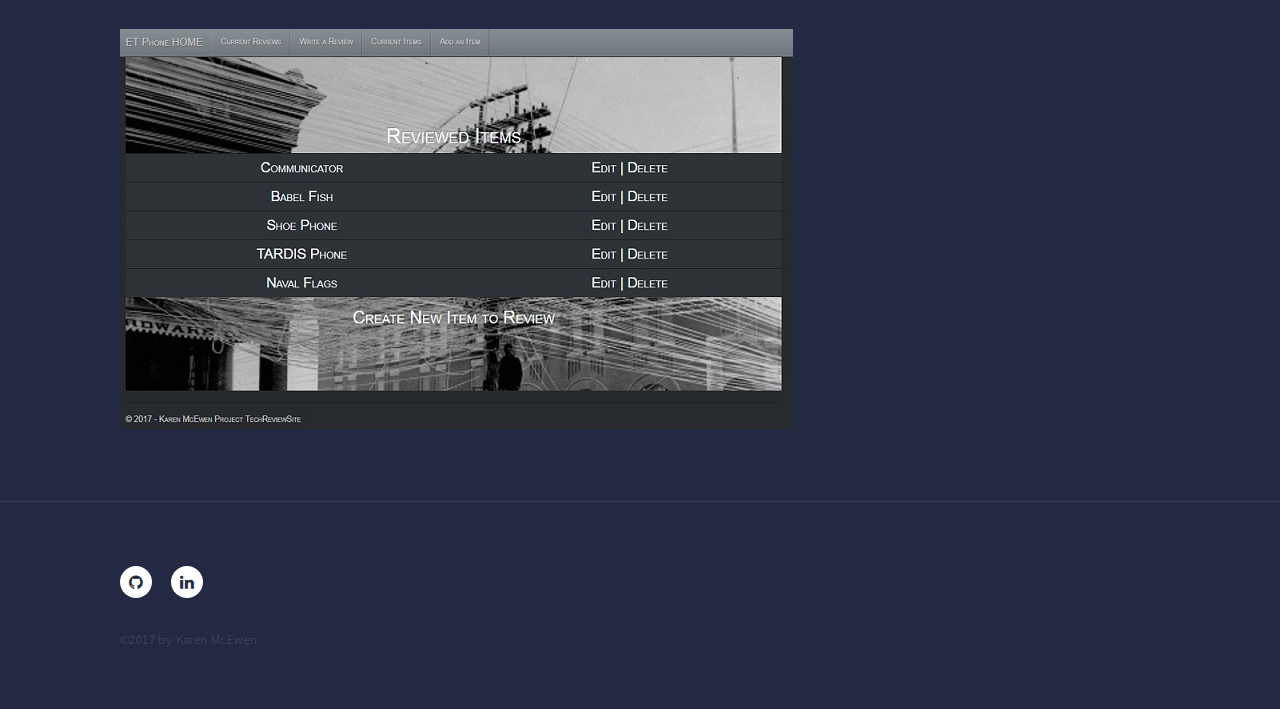
<file: projTechReview.html>
﻿<!DOCTYPE HTML>
<!--
    CSS Template: Forty by HTML5 UP - Html5up.net | @ajlkn Free for personal and commercial use under the CCA 3.0 license (html5up.net/license)
-->
<html>
<head>
    <title>Karen McEwen Portfolio</title>
    <meta charset="utf-8" />
    <meta name="viewport" content="width=device-width, initial-scale=1, user-scalable=no" />
    <!--[if lte IE 8]><script src="assets/js/ie/html5shiv.js"></script><![endif]-->
    <link rel="stylesheet" href="assets/css/main.css" />
    <!--[if lte IE 9]><link rel="stylesheet" href="assets/css/ie9.css" /><![endif]-->
    <!--[if lte IE 8]><link rel="stylesheet" href="assets/css/ie8.css" /><![endif]-->
</head>
<body>

    <!-- Wrapper -->
    <div id="wrapper">

        <!-- Header -->
        <header id="header" class="alt">
            <img src="images/womenMSEngineering.PNG" alt="logo" height="100" />
            <a href="index.html" class="logo"><strong>Portfolio:</strong> <span>by Karen M. McEwen</span></a>
            <nav>
                <a href="#menu">Menu</a>
            </nav>
        </header>

        <!-- Menu -->
        <nav id="menu">
            <!-- Menu -->
            <nav id="menu">
                <ul class="links">
                    <li><a href="index.html">Home</a></li>
                    <li><a href="aboutMe.html">About Me</a></li>
                    <li><a href="projects.html">Projects</a></li>
                    <li><a href="dataVisualizations.html">Data Visualizations</a></li>
                    <li><a href="education.html">Education</a></li>
                    <li><a href="inProcess.html">Works In Process</a></li>
                    <li><a href="future.html">Future Ideas</a></li>
                </ul>

            </nav>

        </nav>


        <!-- Main -->
        <div id="main" class="alt">

            <!-- One -->
            <section id="one">
                <div class="inner">
                    <header class="major">
                        <img src="images/TechRevSiteIndex.jpg" />
                        <h1>Project: Tech Review Site</h1>
                        <h3>Tech Review Site: Future-Past ComTech Reviews</h3>
                        <p class="lead">Evaluating future communication technology from the past - in the present!</p>
                        <p></p>
                        <!--<p>
                            Overview: <br />
                            Skills Required:
                        </p>-->
                    </header>

                    <ul class="actions">
                        <li><a href="https://github.com/karenmcewen/TechReviewSite" class="button special icon fa-github">GitHub link</a></li>

                    </ul>
                    <div class="container-fluid">
                        <div class="row">
                            <div class="col-lg-8 col-md-8 col-sm-12 col-xs-12">
                                <span class="image main"><img src="images/TechRevSiteReviewPage.jpg" alt="tech review site review page" /></span>
                            </div>
                            <div class="col-lg-4 col-md-4 col-sm-12 col-xs-12">
                                <h3>Review Page</h3>
                                <p>Styling included creating thumbnails to replace basic tables.</p>
                            </div>
                        </div>
                                
                        <div class="row">
                            <div class="col-lg-4 col-md-4 col-sm-12 col-xs-12">
                                <h3>Database items</h3>
                                <p>Page listing of items available to review in the code-first database.</p>
                                <p> Items to review were entered separately to create a drop-down list.</p>
                            </div>
                            <div class="col-lg-8 col-md-8 col-sm-12 col-xs-12">
                                <span class="image main"><img src="images/TechRevSiteItems.jpg" alt="tech review site items" /></span>
                            </div>

                        </div>
                        </div>

                            <!--<h3>Code snippet</h3>
                <p></p>
                <img src="images/FTcode.jpg" />-->
                        </div>
</section>

        </div>


        <!-- Footer -->
        <footer id="footer">
            <div class="inner">
                <ul class="icons">
                    <li><a href="https://github.com/karenmcewen" class="icon alt fa-github" target="_blank"><span class="label">GitHub</span></a></li>
                    <li><a href="https://www.linkedin.com/in/karen-mcewen/" class="icon alt fa-linkedin" target="_blank"><span class="label">LinkedIn</span></a></li>
                </ul>
                <ul class="copyright">
                    <li>&copy;2017 by Karen McEwen</li>
                </ul>
            </div>
        </footer>

    </div>

    <!-- Scripts -->
    <script src="assets/js/jquery.min.js"></script>
    <script src="assets/js/jquery.scrolly.min.js"></script>
    <script src="assets/js/jquery.scrollex.min.js"></script>
    <script src="assets/js/skel.min.js"></script>
    <script src="assets/js/util.js"></script>
    <!--[if lte IE 8]><script src="assets/js/ie/respond.min.js"></script><![endif]-->
    <script src="assets/js/main.js"></script>

</body>
</html>
</file>
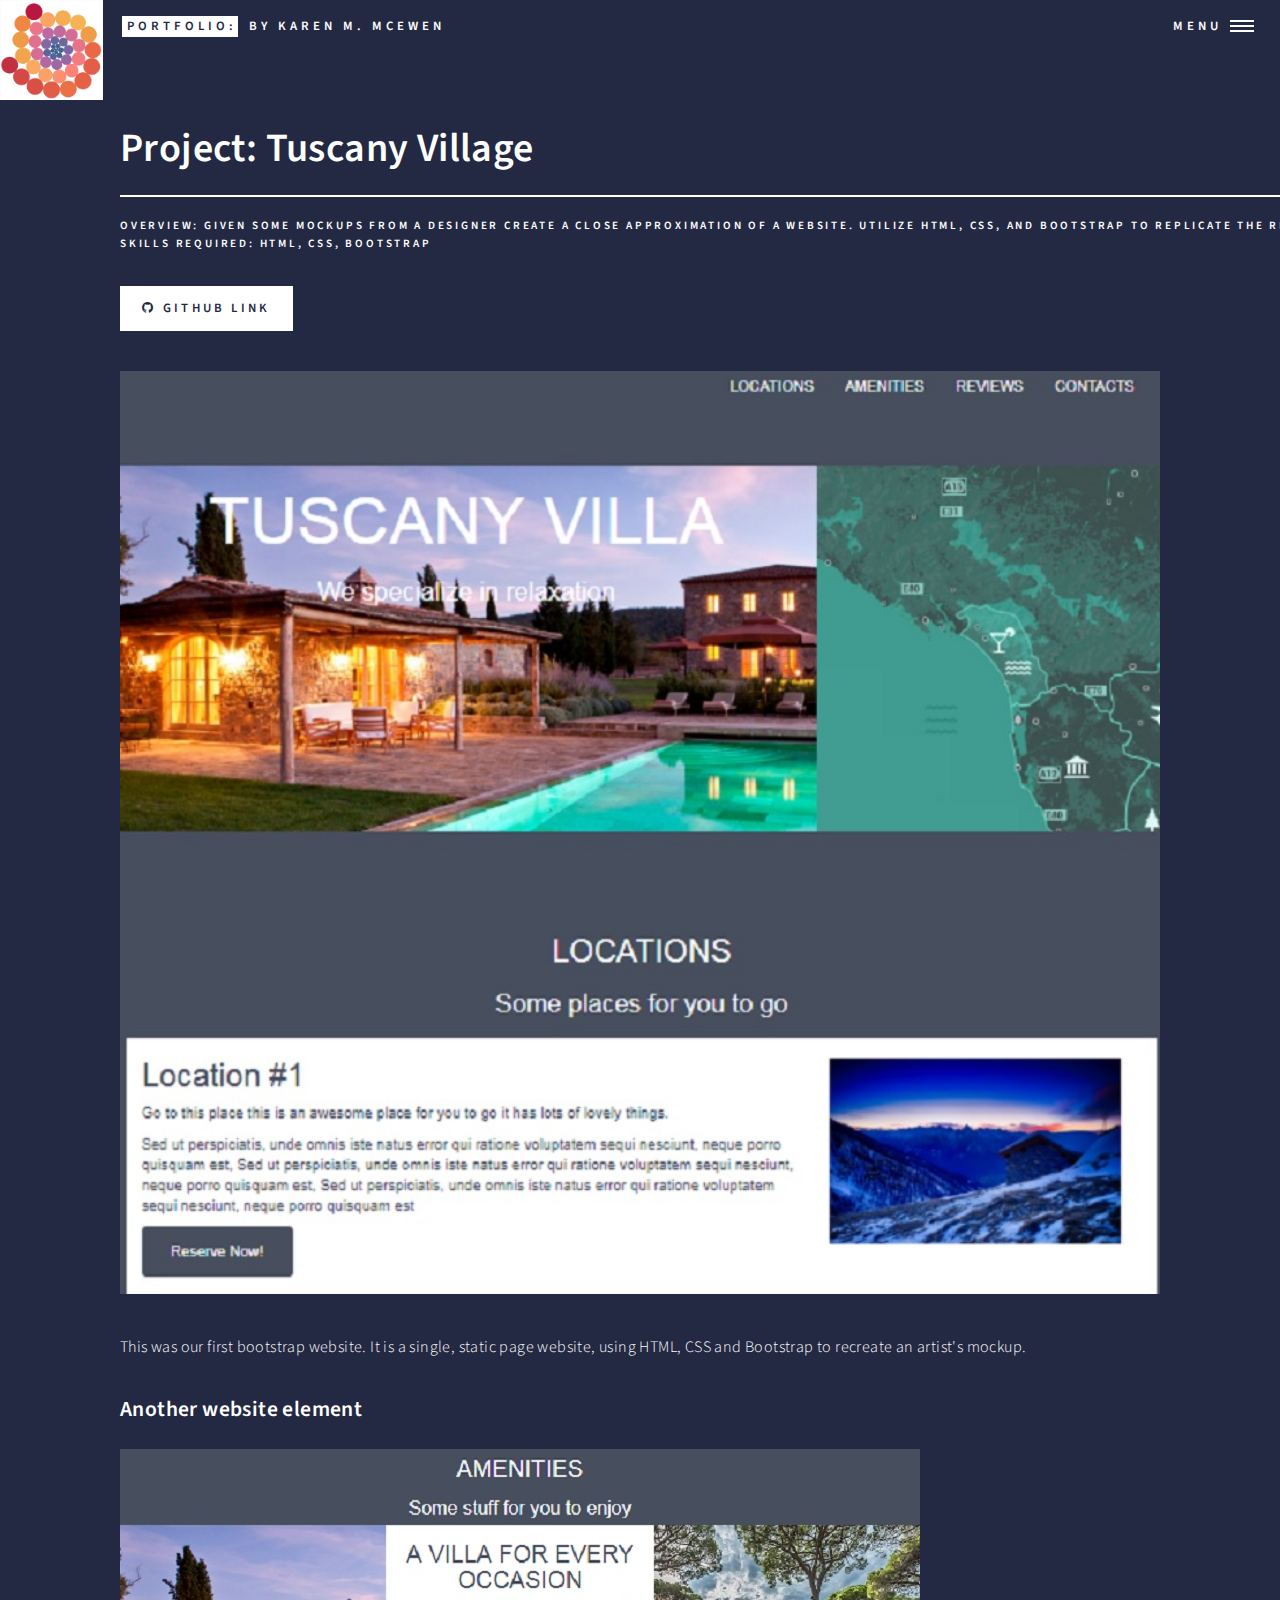
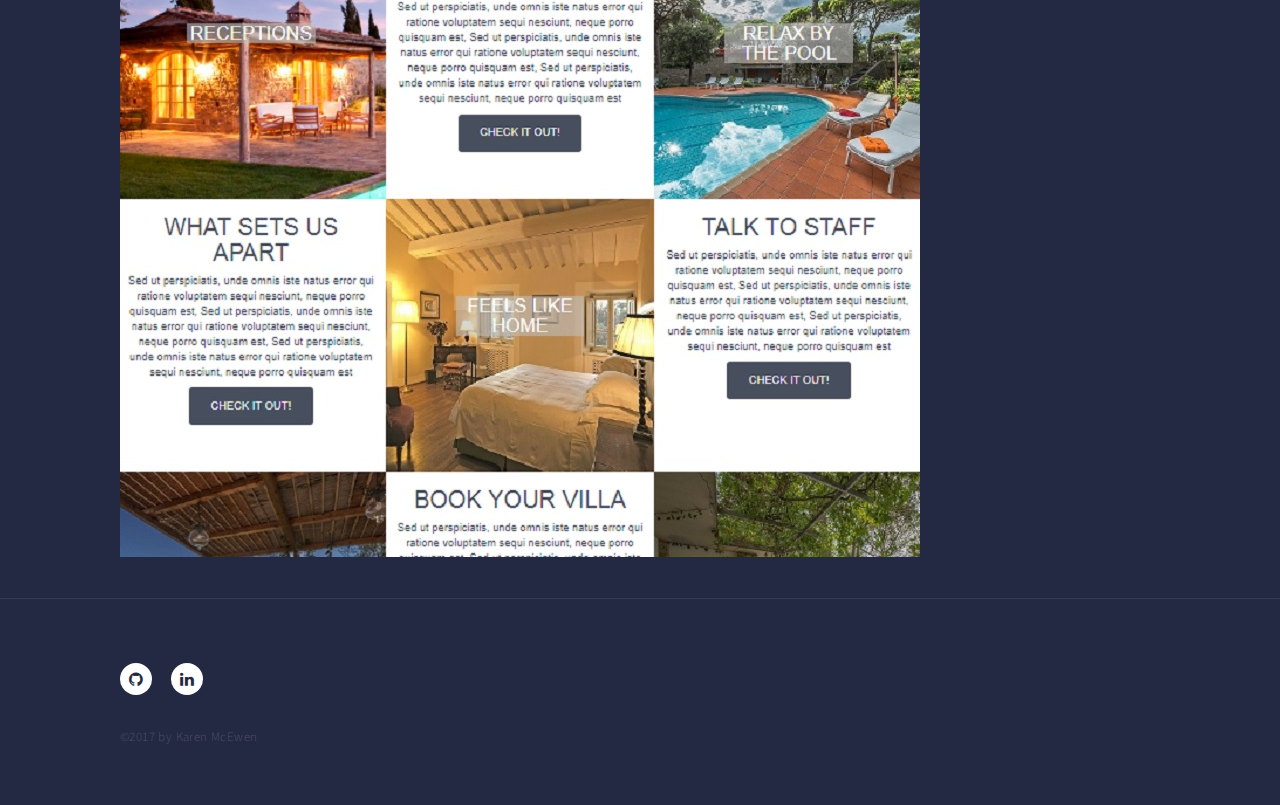
<file: projTuscany.html>
﻿<!DOCTYPE HTML>
<!--
    CSS Template: Forty by HTML5 UP - Html5up.net | @ajlkn Free for personal and commercial use under the CCA 3.0 license (html5up.net/license)
-->
<html>
<head>
    <title>Karen McEwen Portfolio</title>
    <meta charset="utf-8" />
    <meta name="viewport" content="width=device-width, initial-scale=1, user-scalable=no" />
    <!--[if lte IE 8]><script src="assets/js/ie/html5shiv.js"></script><![endif]-->
    <link rel="stylesheet" href="assets/css/main.css" />
    <!--[if lte IE 9]><link rel="stylesheet" href="assets/css/ie9.css" /><![endif]-->
    <!--[if lte IE 8]><link rel="stylesheet" href="assets/css/ie8.css" /><![endif]-->
</head>
<body>

    <!-- Wrapper -->
    <div id="wrapper">

        <!-- Header -->
        <header id="header" class="alt">
            <img src="images/womenMSEngineering.PNG" alt="logo" height="100" />
            <a href="index.html" class="logo"><strong>Portfolio:</strong> <span>by Karen M. McEwen</span></a>
            <nav>
                <a href="#menu">Menu</a>
            </nav>
        </header>

      
        <!-- Menu -->
        <nav id="menu">
            <ul class="links">
                <li><a href="index.html">Home</a></li>
                <li><a href="aboutMe.html">About Me</a></li>
                <li><a href="projects.html">Projects</a></li>
                <li><a href="dataVisualizations.html">Data Visualizations</a></li>
                <li><a href="education.html">Education</a></li>
                <li><a href="inProcess.html">Works In Process</a></li>
                <li><a href="future.html">Future Ideas</a></li>
            </ul>
            
        </nav>


        <!-- Main -->
        <div id="main" class="alt">

            <!-- One -->
            <section id="one">
                <div class="inner">
                    <header class="major">
                        <h1>Project: Tuscany Village</h1>
                        <p>
                            Overview: Given some mockups from a designer create a close approximation of a website. Utilize HTML, CSS, and Bootstrap to replicate the responsive site.<br />
                            Skills Required: HTML, CSS, Bootstrap
                        </p>
                    </header>

                    <ul class="actions">
                        <li><a href="https://github.com/karenmcewen/tuscanyVilla" class="button special icon fa-github">GitHub link</a></li>
                        
                    </ul>
                    <span class="image main"><img src="images/TvillageIndex1.jpg" alt="tuscany village" /></span>
                    
                    <p>
                        This was our first bootstrap website. It is a single, static page website, using HTML, CSS and Bootstrap to recreate an artist's mockup.
                    </p>
                    <h3>Another website element</h3>

                    <img src="images/TvillageIndex2.jpg" />
                    
                </div>
            </section>

        </div>

       

        <!-- Footer -->
        <footer id="footer">
            <div class="inner">
                <ul class="icons">
                    <li><a href="https://github.com/karenmcewen" class="icon alt fa-github" target="_blank"><span class="label">GitHub</span></a></li>
                    <li><a href="https://www.linkedin.com/in/karen-mcewen/" class="icon alt fa-linkedin" target="_blank"><span class="label">LinkedIn</span></a></li>
                </ul>
                <ul class="copyright">
                    <li>&copy;2017 by Karen McEwen</li>
                </ul>
            </div>
        </footer>

    </div>

    <!-- Scripts -->
    <script src="assets/js/jquery.min.js"></script>
    <script src="assets/js/jquery.scrolly.min.js"></script>
    <script src="assets/js/jquery.scrollex.min.js"></script>
    <script src="assets/js/skel.min.js"></script>
    <script src="assets/js/util.js"></script>
    <!--[if lte IE 8]><script src="assets/js/ie/respond.min.js"></script><![endif]-->
    <script src="assets/js/main.js"></script>

</body>
</html>
</file>
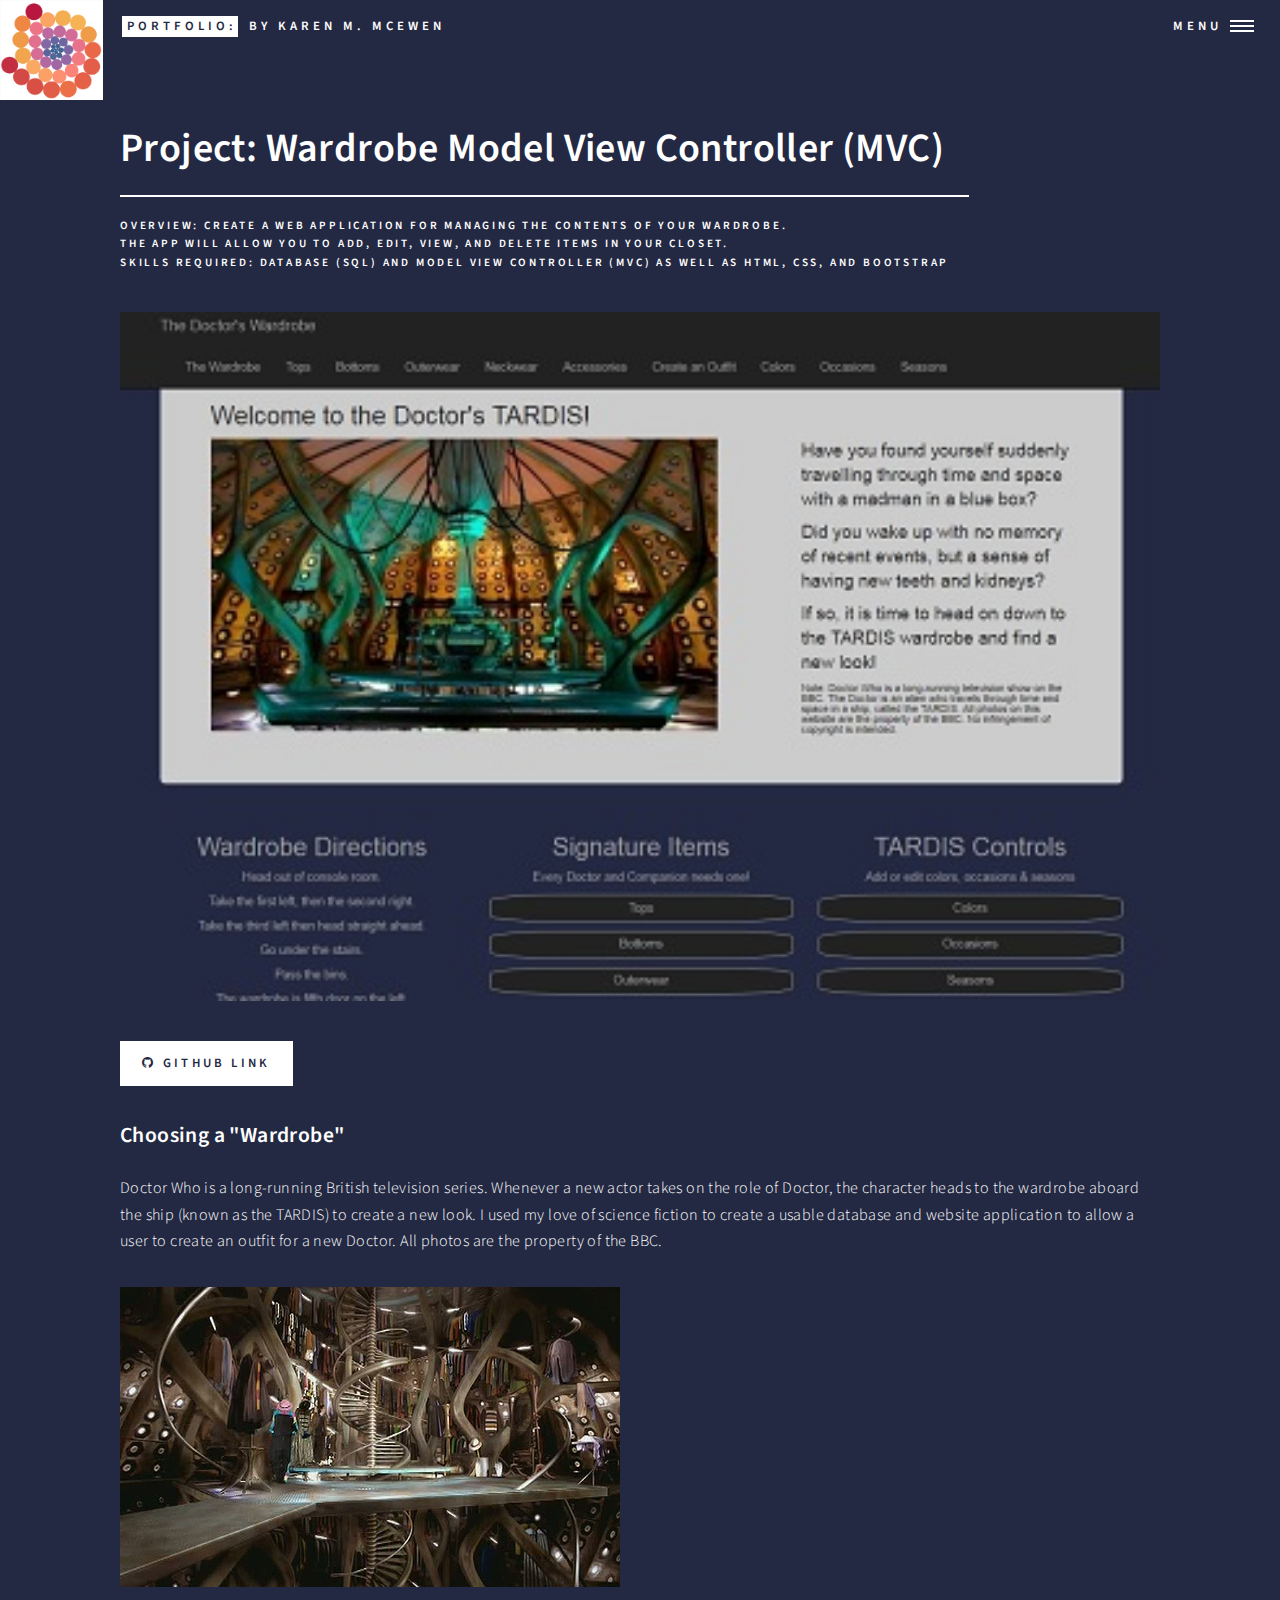
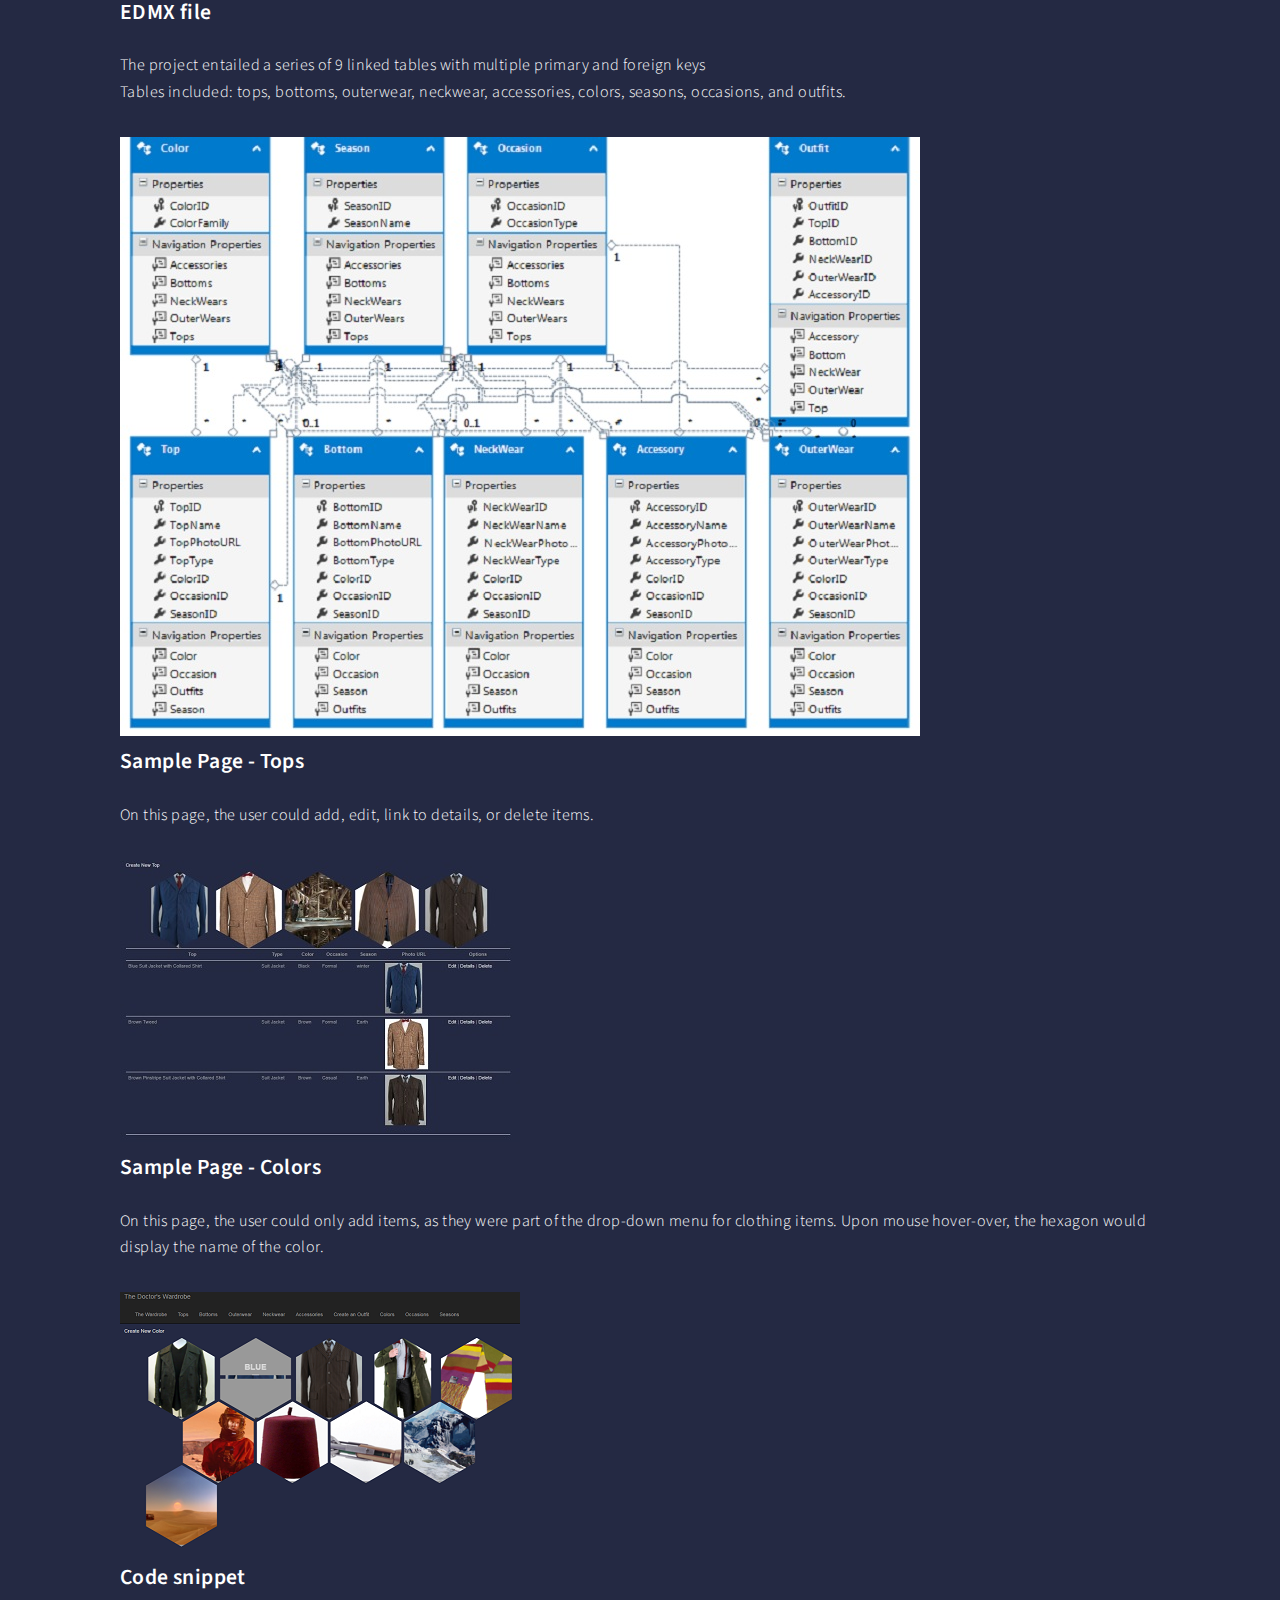
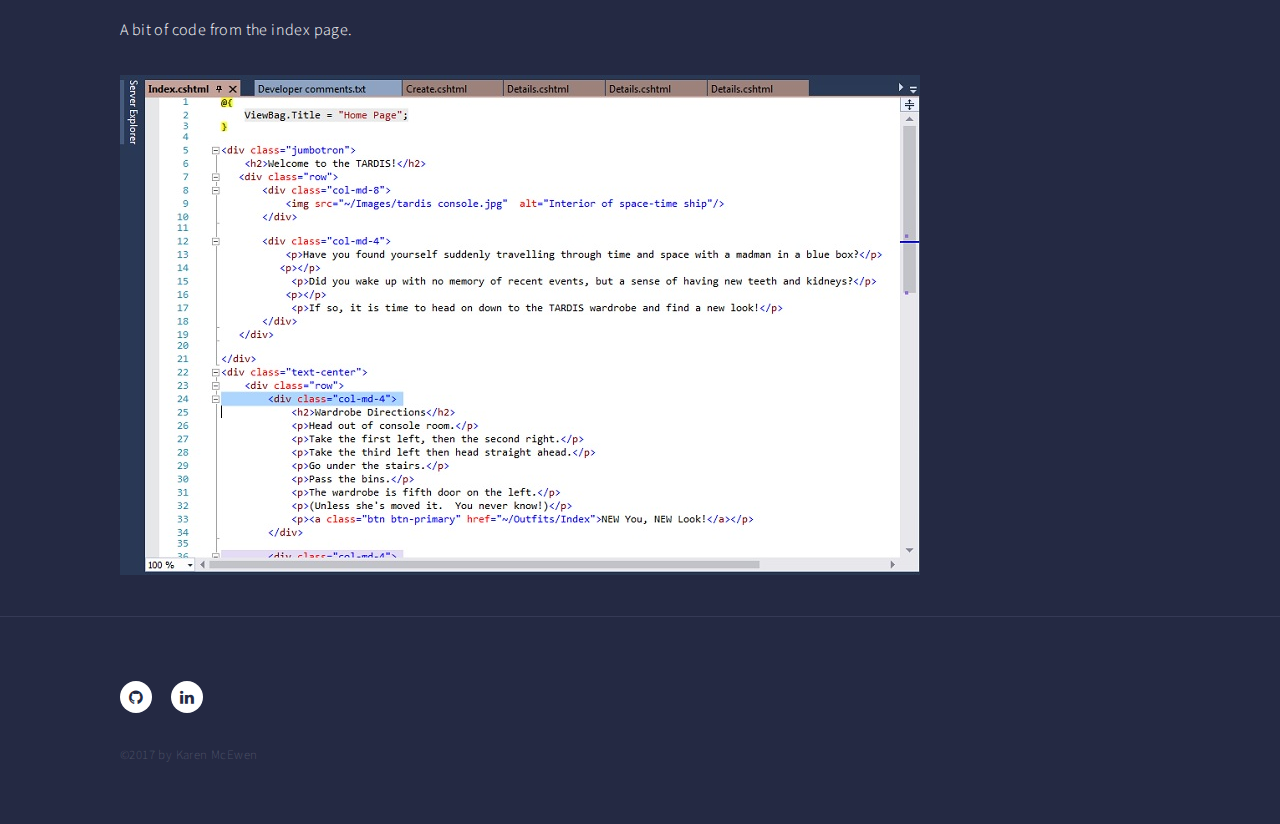
<file: projWardrobe.html>
﻿<!DOCTYPE HTML>
<!--
    CSS Template: Forty by HTML5 UP - Html5up.net | @ajlkn Free for personal and commercial use under the CCA 3.0 license (html5up.net/license)
-->
<html>
<head>
    <title>Karen McEwen Portfolio</title>
    <meta charset="utf-8" />
    <meta name="viewport" content="width=device-width, initial-scale=1, user-scalable=no" />
    <!--[if lte IE 8]><script src="assets/js/ie/html5shiv.js"></script><![endif]-->
    <link rel="stylesheet" href="assets/css/main.css" />
    <!--[if lte IE 9]><link rel="stylesheet" href="assets/css/ie9.css" /><![endif]-->
    <!--[if lte IE 8]><link rel="stylesheet" href="assets/css/ie8.css" /><![endif]-->
</head>
<body>

    <!-- Wrapper -->
    <div id="wrapper">

        <!-- Header -->
        <header id="header" class="alt">
            <img src="images/womenMSEngineering.PNG" alt="logo" height="100" />
            <a href="index.html" class="logo"><strong>Portfolio:</strong> <span>by Karen M. McEwen</span></a>
            <nav>
                <a href="#menu">Menu</a>
            </nav>
        </header>

        <!-- Menu -->
        <nav id="menu">
            <ul class="links">
                <li><a href="index.html">Home</a></li>
                <li><a href="aboutMe.html">About Me</a></li>
                <li><a href="projects.html">Projects</a></li>
                <li><a href="dataVisualizations.html">Data Visualizations</a></li>
                <li><a href="education.html">Education</a></li>
                <li><a href="inProcess.html">Works In Process</a></li>
                <li><a href="future.html">Future Ideas</a></li>
            </ul>
            
        </nav>

        <!-- Main -->
        <div id="main" class="alt">

            <!-- One -->
            <section id="one">
                <div class="inner">
                    <header class="major">
                        <h1>Project: Wardrobe Model View Controller (MVC)</h1>
                        <p>
                            Overview: Create a web application for managing the contents of your wardrobe.<br />
                            The app will allow you to add, edit, view, and delete items in your closet.<br />
                            Skills Required: Database (SQL) and Model View Controller (MVC) as well as HTML, CSS, and Bootstrap
                        </p>

                    </header>
                    <span class="image main"><img src="images/wardrobeHome400.jpg" alt="" /></span>
                    <ul class="actions">
                        <li><a href="https://github.com/karenmcewen/DrWardrobe" class="button special icon fa-github">GitHub link</a></li>

                    </ul>
                    <h3>Choosing a "Wardrobe"</h3>
                    <p>
                        Doctor Who is a long-running British television series.
                        Whenever a new actor takes on the role of Doctor,
                        the character heads to the wardrobe aboard the ship
                        (known as the TARDIS) to create a new look.
                        I used my love of science fiction to create a usable database and website application
                        to allow a user to create an outfit for a new Doctor.
                        All photos are the property of the BBC.
                    </p>
                    <img src="images/wardrobe.jpg" />
                    <h3>EDMX file</h3>
                    <p>
                        The project entailed a series of 9 linked tables with multiple primary and foreign keys <br />
                        Tables included: tops, bottoms, outerwear, neckwear, accessories, colors, seasons, occasions, and outfits.
                    </p>
                    <img src="images/wardrobeEDMX.jpg" />
                    <h3>Sample Page - Tops</h3>
                    <p>On this page, the user could add, edit, link to details, or delete items.</p>
                    <img src="images/wardrobeTop400.jpg" />
                    <h3>Sample Page - Colors</h3>
                    <p>
                        On this page, the user could only add items,
                        as they were part of the drop-down menu for clothing items.
                        Upon mouse hover-over, the hexagon would display the name of the color.
                    </p>
                    <img src="images/wardrobeColor400.jpg" />
                    <h3>Code snippet</h3>
                    <p>A bit of code from the index page.</p>
                    <img src="images/wardrobeHTMLcode.jpg" />


                </div>
            </section>

        </div>


        <!-- Footer -->
        <footer id="footer">
            <div class="inner">
                <ul class="icons">
                    <li><a href="https://github.com/karenmcewen" class="icon alt fa-github" target="_blank"><span class="label">GitHub</span></a></li>
                    <li><a href="https://www.linkedin.com/in/karen-mcewen/" class="icon alt fa-linkedin" target="_blank"><span class="label">LinkedIn</span></a></li>
                </ul>
                <ul class="copyright">
                    <li>&copy;2017 by Karen McEwen</li>
                </ul>
            </div>
        </footer>

    </div>


    <!-- Scripts -->
    <script src="assets/js/jquery.min.js"></script>
    <script src="assets/js/jquery.scrolly.min.js"></script>
    <script src="assets/js/jquery.scrollex.min.js"></script>
    <script src="assets/js/skel.min.js"></script>
    <script src="assets/js/util.js"></script>
    <!--[if lte IE 8]><script src="assets/js/ie/respond.min.js"></script><![endif]-->
    <script src="assets/js/main.js"></script>

</body>
</html>
</file>
<file: assets/css/ie9.css>
/*
	Forty by HTML5 UP
	html5up.net | @ajlkn
	Free for personal and commercial use under the CCA 3.0 license (html5up.net/license)
*/

/* Spotlights */

	.spotlights > section:after {
		content: '';
		display: block;
		clear: both;
	}

	.spotlights > section > .image {
		float: left;
	}

	.spotlights > section > .content {
		float: left;
	}

/* Tiles */

	.tiles:after {
		content: '';
		display: block;
		clear: both;
	}

	.tiles article {
		padding: 8em 4em 6em 4em ;
		float: left;
		height: auto;
		max-height: none;
		min-height: 0;
	}

/* Header */

	#header .logo {
		position: absolute;
		top: 0;
		left: 0;
	}

	#header nav {
		position: absolute;
		top: 0;
		right: 0;
	}

/* Banner */

	#banner {
		padding: 7em 0 4em 0 ;
		background-attachment: scroll;
		height: auto;
		max-height: none;
		min-height: 0;
	}

		#banner > .inner .content {
			display: block;
		}

			#banner > .inner .content > * {
				margin-left: 0;
				margin: 0 0 2em 0;
			}

		#banner.major {
			height: auto;
			max-height: none;
			min-height: 0;
		}

/* Contact */

	#contact:after {
		content: '';
		display: block;
		clear: both;
	}

	#contact > .inner > * {
		float: left;
	}

/* Menu */

	#menu .inner {
		margin: 0 auto;
	}
</file>
<file: assets/css/ie8.css>
/*
	Forty by HTML5 UP
	html5up.net | @ajlkn
	Free for personal and commercial use under the CCA 3.0 license (html5up.net/license)
*/

/* Button */

	.button {
		border: solid 2px !important;
	}

		.button.next {
			padding-right: 1.75em;
		}

			.button.next:before, .button.next:after {
				display: none;
			}

/* Tiles */

	.tiles article {
		width: 50%;
		-ms-behavior: url("assets/js/ie/backgroundsize.min.htc");
		background-size: cover;
	}

/* Banner */

	#banner {
		-ms-behavior: url("assets/js/ie/backgroundsize.min.htc");
	}

		#banner:after {
			display: none;
		}

/* Menu */

	#menu {
		background: #242943;
	}
</file>
<file: assets/css/main.css>
@import url(font-awesome.min.css);
@import url("https://fonts.googleapis.com/css?family=Source+Sans+Pro:300,300italic,600,600italic");

/*
	Forty by HTML5 UP
	html5up.net | @ajlkn
	Free for personal and commercial use under the CCA 3.0 license (html5up.net/license)
*/

/* Reset */

	html, body, div, span, applet, object, iframe, h1, h2, h3, h4, h5, h6, p, blockquote, pre, a, abbr, acronym, address, big, cite, code, del, dfn, em, img, ins, kbd, q, s, samp, small, strike, strong, sub, sup, tt, var, b, u, i, center, dl, dt, dd, ol, ul, li, fieldset, form, label, legend, table, caption, tbody, tfoot, thead, tr, th, td, article, aside, canvas, details, embed, figure, figcaption, footer, header, hgroup, menu, nav, output, ruby, section, summary, time, mark, audio, video {
		margin: 0;
		padding: 0;
		border: 0;
		font-size: 100%;
		font: inherit;
		vertical-align: baseline;
	}

	article, aside, details, figcaption, figure, footer, header, hgroup, menu, nav, section {
		display: block;
	}

	body {
		line-height: 1;
	}

	ol, ul {
		list-style: none;
	}

	blockquote, q {
		quotes: none;
	}

	blockquote:before, blockquote:after, q:before, q:after {
		content: '';
		content: none;
	}

	table {
		border-collapse: collapse;
		border-spacing: 0;
	}

	body {
		-webkit-text-size-adjust: none;
	}

/* Box Model */

	*, *:before, *:after {
		-moz-box-sizing: border-box;
		-webkit-box-sizing: border-box;
		box-sizing: border-box;
	}

/* Grid */

	.row {
		border-bottom: solid 1px transparent;
		-moz-box-sizing: border-box;
		-webkit-box-sizing: border-box;
		box-sizing: border-box;
	}

	.row > * {
		float: left;
		-moz-box-sizing: border-box;
		-webkit-box-sizing: border-box;
		box-sizing: border-box;
	}

	.row:after, .row:before {
		content: '';
		display: block;
		clear: both;
		height: 0;
	}

	.row.uniform > * > :first-child {
		margin-top: 0;
	}

	.row.uniform > * > :last-child {
		margin-bottom: 0;
	}

	.row.\30 \25 > * {
		padding: 0 0 0 0em;
	}

	.row.\30 \25 {
		margin: 0 0 -1px 0em;
	}

	.row.uniform.\30 \25 > * {
		padding: 0em 0 0 0em;
	}

	.row.uniform.\30 \25 {
		margin: 0em 0 -1px 0em;
	}

	.row > * {
		padding: 0 0 0 2em;
	}

	.row {
		margin: 0 0 -1px -2em;
	}

	.row.uniform > * {
		padding: 2em 0 0 2em;
	}

	.row.uniform {
		margin: -2em 0 -1px -2em;
	}

	.row.\32 00\25 > * {
		padding: 0 0 0 4em;
	}

	.row.\32 00\25 {
		margin: 0 0 -1px -4em;
	}

	.row.uniform.\32 00\25 > * {
		padding: 4em 0 0 4em;
	}

	.row.uniform.\32 00\25 {
		margin: -4em 0 -1px -4em;
	}

	.row.\31 50\25 > * {
		padding: 0 0 0 3em;
	}

	.row.\31 50\25 {
		margin: 0 0 -1px -3em;
	}

	.row.uniform.\31 50\25 > * {
		padding: 3em 0 0 3em;
	}

	.row.uniform.\31 50\25 {
		margin: -3em 0 -1px -3em;
	}

	.row.\35 0\25 > * {
		padding: 0 0 0 1em;
	}

	.row.\35 0\25 {
		margin: 0 0 -1px -1em;
	}

	.row.uniform.\35 0\25 > * {
		padding: 1em 0 0 1em;
	}

	.row.uniform.\35 0\25 {
		margin: -1em 0 -1px -1em;
	}

	.row.\32 5\25 > * {
		padding: 0 0 0 0.5em;
	}

	.row.\32 5\25 {
		margin: 0 0 -1px -0.5em;
	}

	.row.uniform.\32 5\25 > * {
		padding: 0.5em 0 0 0.5em;
	}

	.row.uniform.\32 5\25 {
		margin: -0.5em 0 -1px -0.5em;
	}

	.\31 2u, .\31 2u\24 {
		width: 100%;
		clear: none;
		margin-left: 0;
	}

	.\31 1u, .\31 1u\24 {
		width: 91.6666666667%;
		clear: none;
		margin-left: 0;
	}

	.\31 0u, .\31 0u\24 {
		width: 83.3333333333%;
		clear: none;
		margin-left: 0;
	}

	.\39 u, .\39 u\24 {
		width: 75%;
		clear: none;
		margin-left: 0;
	}

	.\38 u, .\38 u\24 {
		width: 66.6666666667%;
		clear: none;
		margin-left: 0;
	}

	.\37 u, .\37 u\24 {
		width: 58.3333333333%;
		clear: none;
		margin-left: 0;
	}

	.\36 u, .\36 u\24 {
		width: 50%;
		clear: none;
		margin-left: 0;
	}

	.\35 u, .\35 u\24 {
		width: 41.6666666667%;
		clear: none;
		margin-left: 0;
	}

	.\34 u, .\34 u\24 {
		width: 33.3333333333%;
		clear: none;
		margin-left: 0;
	}

	.\33 u, .\33 u\24 {
		width: 25%;
		clear: none;
		margin-left: 0;
	}

	.\32 u, .\32 u\24 {
		width: 16.6666666667%;
		clear: none;
		margin-left: 0;
	}

	.\31 u, .\31 u\24 {
		width: 8.3333333333%;
		clear: none;
		margin-left: 0;
	}

	.\31 2u\24 + *,
	.\31 1u\24 + *,
	.\31 0u\24 + *,
	.\39 u\24 + *,
	.\38 u\24 + *,
	.\37 u\24 + *,
	.\36 u\24 + *,
	.\35 u\24 + *,
	.\34 u\24 + *,
	.\33 u\24 + *,
	.\32 u\24 + *,
	.\31 u\24 + * {
		clear: left;
	}

	.\-11u {
		margin-left: 91.66667%;
	}

	.\-10u {
		margin-left: 83.33333%;
	}

	.\-9u {
		margin-left: 75%;
	}

	.\-8u {
		margin-left: 66.66667%;
	}

	.\-7u {
		margin-left: 58.33333%;
	}

	.\-6u {
		margin-left: 50%;
	}

	.\-5u {
		margin-left: 41.66667%;
	}

	.\-4u {
		margin-left: 33.33333%;
	}

	.\-3u {
		margin-left: 25%;
	}

	.\-2u {
		margin-left: 16.66667%;
	}

	.\-1u {
		margin-left: 8.33333%;
	}

	@media screen and (max-width: 1680px) {

		.row > * {
			padding: 0 0 0 2em;
		}

		.row {
			margin: 0 0 -1px -2em;
		}

		.row.uniform > * {
			padding: 2em 0 0 2em;
		}

		.row.uniform {
			margin: -2em 0 -1px -2em;
		}

		.row.\32 00\25 > * {
			padding: 0 0 0 4em;
		}

		.row.\32 00\25 {
			margin: 0 0 -1px -4em;
		}

		.row.uniform.\32 00\25 > * {
			padding: 4em 0 0 4em;
		}

		.row.uniform.\32 00\25 {
			margin: -4em 0 -1px -4em;
		}

		.row.\31 50\25 > * {
			padding: 0 0 0 3em;
		}

		.row.\31 50\25 {
			margin: 0 0 -1px -3em;
		}

		.row.uniform.\31 50\25 > * {
			padding: 3em 0 0 3em;
		}

		.row.uniform.\31 50\25 {
			margin: -3em 0 -1px -3em;
		}

		.row.\35 0\25 > * {
			padding: 0 0 0 1em;
		}

		.row.\35 0\25 {
			margin: 0 0 -1px -1em;
		}

		.row.uniform.\35 0\25 > * {
			padding: 1em 0 0 1em;
		}

		.row.uniform.\35 0\25 {
			margin: -1em 0 -1px -1em;
		}

		.row.\32 5\25 > * {
			padding: 0 0 0 0.5em;
		}

		.row.\32 5\25 {
			margin: 0 0 -1px -0.5em;
		}

		.row.uniform.\32 5\25 > * {
			padding: 0.5em 0 0 0.5em;
		}

		.row.uniform.\32 5\25 {
			margin: -0.5em 0 -1px -0.5em;
		}

		.\31 2u\28xlarge\29, .\31 2u\24\28xlarge\29 {
			width: 100%;
			clear: none;
			margin-left: 0;
		}

		.\31 1u\28xlarge\29, .\31 1u\24\28xlarge\29 {
			width: 91.6666666667%;
			clear: none;
			margin-left: 0;
		}

		.\31 0u\28xlarge\29, .\31 0u\24\28xlarge\29 {
			width: 83.3333333333%;
			clear: none;
			margin-left: 0;
		}

		.\39 u\28xlarge\29, .\39 u\24\28xlarge\29 {
			width: 75%;
			clear: none;
			margin-left: 0;
		}

		.\38 u\28xlarge\29, .\38 u\24\28xlarge\29 {
			width: 66.6666666667%;
			clear: none;
			margin-left: 0;
		}

		.\37 u\28xlarge\29, .\37 u\24\28xlarge\29 {
			width: 58.3333333333%;
			clear: none;
			margin-left: 0;
		}

		.\36 u\28xlarge\29, .\36 u\24\28xlarge\29 {
			width: 50%;
			clear: none;
			margin-left: 0;
		}

		.\35 u\28xlarge\29, .\35 u\24\28xlarge\29 {
			width: 41.6666666667%;
			clear: none;
			margin-left: 0;
		}

		.\34 u\28xlarge\29, .\34 u\24\28xlarge\29 {
			width: 33.3333333333%;
			clear: none;
			margin-left: 0;
		}

		.\33 u\28xlarge\29, .\33 u\24\28xlarge\29 {
			width: 25%;
			clear: none;
			margin-left: 0;
		}

		.\32 u\28xlarge\29, .\32 u\24\28xlarge\29 {
			width: 16.6666666667%;
			clear: none;
			margin-left: 0;
		}

		.\31 u\28xlarge\29, .\31 u\24\28xlarge\29 {
			width: 8.3333333333%;
			clear: none;
			margin-left: 0;
		}

		.\31 2u\24\28xlarge\29 + *,
		.\31 1u\24\28xlarge\29 + *,
		.\31 0u\24\28xlarge\29 + *,
		.\39 u\24\28xlarge\29 + *,
		.\38 u\24\28xlarge\29 + *,
		.\37 u\24\28xlarge\29 + *,
		.\36 u\24\28xlarge\29 + *,
		.\35 u\24\28xlarge\29 + *,
		.\34 u\24\28xlarge\29 + *,
		.\33 u\24\28xlarge\29 + *,
		.\32 u\24\28xlarge\29 + *,
		.\31 u\24\28xlarge\29 + * {
			clear: left;
		}

		.\-11u\28xlarge\29 {
			margin-left: 91.66667%;
		}

		.\-10u\28xlarge\29 {
			margin-left: 83.33333%;
		}

		.\-9u\28xlarge\29 {
			margin-left: 75%;
		}

		.\-8u\28xlarge\29 {
			margin-left: 66.66667%;
		}

		.\-7u\28xlarge\29 {
			margin-left: 58.33333%;
		}

		.\-6u\28xlarge\29 {
			margin-left: 50%;
		}

		.\-5u\28xlarge\29 {
			margin-left: 41.66667%;
		}

		.\-4u\28xlarge\29 {
			margin-left: 33.33333%;
		}

		.\-3u\28xlarge\29 {
			margin-left: 25%;
		}

		.\-2u\28xlarge\29 {
			margin-left: 16.66667%;
		}

		.\-1u\28xlarge\29 {
			margin-left: 8.33333%;
		}

	}

	@media screen and (max-width: 1280px) {

		.row > * {
			padding: 0 0 0 1.5em;
		}

		.row {
			margin: 0 0 -1px -1.5em;
		}

		.row.uniform > * {
			padding: 1.5em 0 0 1.5em;
		}

		.row.uniform {
			margin: -1.5em 0 -1px -1.5em;
		}

		.row.\32 00\25 > * {
			padding: 0 0 0 3em;
		}

		.row.\32 00\25 {
			margin: 0 0 -1px -3em;
		}

		.row.uniform.\32 00\25 > * {
			padding: 3em 0 0 3em;
		}

		.row.uniform.\32 00\25 {
			margin: -3em 0 -1px -3em;
		}

		.row.\31 50\25 > * {
			padding: 0 0 0 2.25em;
		}

		.row.\31 50\25 {
			margin: 0 0 -1px -2.25em;
		}

		.row.uniform.\31 50\25 > * {
			padding: 2.25em 0 0 2.25em;
		}

		.row.uniform.\31 50\25 {
			margin: -2.25em 0 -1px -2.25em;
		}

		.row.\35 0\25 > * {
			padding: 0 0 0 0.75em;
		}

		.row.\35 0\25 {
			margin: 0 0 -1px -0.75em;
		}

		.row.uniform.\35 0\25 > * {
			padding: 0.75em 0 0 0.75em;
		}

		.row.uniform.\35 0\25 {
			margin: -0.75em 0 -1px -0.75em;
		}

		.row.\32 5\25 > * {
			padding: 0 0 0 0.375em;
		}

		.row.\32 5\25 {
			margin: 0 0 -1px -0.375em;
		}

		.row.uniform.\32 5\25 > * {
			padding: 0.375em 0 0 0.375em;
		}

		.row.uniform.\32 5\25 {
			margin: -0.375em 0 -1px -0.375em;
		}

		.\31 2u\28large\29, .\31 2u\24\28large\29 {
			width: 100%;
			clear: none;
			margin-left: 0;
		}

		.\31 1u\28large\29, .\31 1u\24\28large\29 {
			width: 91.6666666667%;
			clear: none;
			margin-left: 0;
		}

		.\31 0u\28large\29, .\31 0u\24\28large\29 {
			width: 83.3333333333%;
			clear: none;
			margin-left: 0;
		}

		.\39 u\28large\29, .\39 u\24\28large\29 {
			width: 75%;
			clear: none;
			margin-left: 0;
		}

		.\38 u\28large\29, .\38 u\24\28large\29 {
			width: 66.6666666667%;
			clear: none;
			margin-left: 0;
		}

		.\37 u\28large\29, .\37 u\24\28large\29 {
			width: 58.3333333333%;
			clear: none;
			margin-left: 0;
		}

		.\36 u\28large\29, .\36 u\24\28large\29 {
			width: 50%;
			clear: none;
			margin-left: 0;
		}

		.\35 u\28large\29, .\35 u\24\28large\29 {
			width: 41.6666666667%;
			clear: none;
			margin-left: 0;
		}

		.\34 u\28large\29, .\34 u\24\28large\29 {
			width: 33.3333333333%;
			clear: none;
			margin-left: 0;
		}

		.\33 u\28large\29, .\33 u\24\28large\29 {
			width: 25%;
			clear: none;
			margin-left: 0;
		}

		.\32 u\28large\29, .\32 u\24\28large\29 {
			width: 16.6666666667%;
			clear: none;
			margin-left: 0;
		}

		.\31 u\28large\29, .\31 u\24\28large\29 {
			width: 8.3333333333%;
			clear: none;
			margin-left: 0;
		}

		.\31 2u\24\28large\29 + *,
		.\31 1u\24\28large\29 + *,
		.\31 0u\24\28large\29 + *,
		.\39 u\24\28large\29 + *,
		.\38 u\24\28large\29 + *,
		.\37 u\24\28large\29 + *,
		.\36 u\24\28large\29 + *,
		.\35 u\24\28large\29 + *,
		.\34 u\24\28large\29 + *,
		.\33 u\24\28large\29 + *,
		.\32 u\24\28large\29 + *,
		.\31 u\24\28large\29 + * {
			clear: left;
		}

		.\-11u\28large\29 {
			margin-left: 91.66667%;
		}

		.\-10u\28large\29 {
			margin-left: 83.33333%;
		}

		.\-9u\28large\29 {
			margin-left: 75%;
		}

		.\-8u\28large\29 {
			margin-left: 66.66667%;
		}

		.\-7u\28large\29 {
			margin-left: 58.33333%;
		}

		.\-6u\28large\29 {
			margin-left: 50%;
		}

		.\-5u\28large\29 {
			margin-left: 41.66667%;
		}

		.\-4u\28large\29 {
			margin-left: 33.33333%;
		}

		.\-3u\28large\29 {
			margin-left: 25%;
		}

		.\-2u\28large\29 {
			margin-left: 16.66667%;
		}

		.\-1u\28large\29 {
			margin-left: 8.33333%;
		}

	}

	@media screen and (max-width: 980px) {

		.row > * {
			padding: 0 0 0 1.5em;
		}

		.row {
			margin: 0 0 -1px -1.5em;
		}

		.row.uniform > * {
			padding: 1.5em 0 0 1.5em;
		}

		.row.uniform {
			margin: -1.5em 0 -1px -1.5em;
		}

		.row.\32 00\25 > * {
			padding: 0 0 0 3em;
		}

		.row.\32 00\25 {
			margin: 0 0 -1px -3em;
		}

		.row.uniform.\32 00\25 > * {
			padding: 3em 0 0 3em;
		}

		.row.uniform.\32 00\25 {
			margin: -3em 0 -1px -3em;
		}

		.row.\31 50\25 > * {
			padding: 0 0 0 2.25em;
		}

		.row.\31 50\25 {
			margin: 0 0 -1px -2.25em;
		}

		.row.uniform.\31 50\25 > * {
			padding: 2.25em 0 0 2.25em;
		}

		.row.uniform.\31 50\25 {
			margin: -2.25em 0 -1px -2.25em;
		}

		.row.\35 0\25 > * {
			padding: 0 0 0 0.75em;
		}

		.row.\35 0\25 {
			margin: 0 0 -1px -0.75em;
		}

		.row.uniform.\35 0\25 > * {
			padding: 0.75em 0 0 0.75em;
		}

		.row.uniform.\35 0\25 {
			margin: -0.75em 0 -1px -0.75em;
		}

		.row.\32 5\25 > * {
			padding: 0 0 0 0.375em;
		}

		.row.\32 5\25 {
			margin: 0 0 -1px -0.375em;
		}

		.row.uniform.\32 5\25 > * {
			padding: 0.375em 0 0 0.375em;
		}

		.row.uniform.\32 5\25 {
			margin: -0.375em 0 -1px -0.375em;
		}

		.\31 2u\28medium\29, .\31 2u\24\28medium\29 {
			width: 100%;
			clear: none;
			margin-left: 0;
		}

		.\31 1u\28medium\29, .\31 1u\24\28medium\29 {
			width: 91.6666666667%;
			clear: none;
			margin-left: 0;
		}

		.\31 0u\28medium\29, .\31 0u\24\28medium\29 {
			width: 83.3333333333%;
			clear: none;
			margin-left: 0;
		}

		.\39 u\28medium\29, .\39 u\24\28medium\29 {
			width: 75%;
			clear: none;
			margin-left: 0;
		}

		.\38 u\28medium\29, .\38 u\24\28medium\29 {
			width: 66.6666666667%;
			clear: none;
			margin-left: 0;
		}

		.\37 u\28medium\29, .\37 u\24\28medium\29 {
			width: 58.3333333333%;
			clear: none;
			margin-left: 0;
		}

		.\36 u\28medium\29, .\36 u\24\28medium\29 {
			width: 50%;
			clear: none;
			margin-left: 0;
		}

		.\35 u\28medium\29, .\35 u\24\28medium\29 {
			width: 41.6666666667%;
			clear: none;
			margin-left: 0;
		}

		.\34 u\28medium\29, .\34 u\24\28medium\29 {
			width: 33.3333333333%;
			clear: none;
			margin-left: 0;
		}

		.\33 u\28medium\29, .\33 u\24\28medium\29 {
			width: 25%;
			clear: none;
			margin-left: 0;
		}

		.\32 u\28medium\29, .\32 u\24\28medium\29 {
			width: 16.6666666667%;
			clear: none;
			margin-left: 0;
		}

		.\31 u\28medium\29, .\31 u\24\28medium\29 {
			width: 8.3333333333%;
			clear: none;
			margin-left: 0;
		}

		.\31 2u\24\28medium\29 + *,
		.\31 1u\24\28medium\29 + *,
		.\31 0u\24\28medium\29 + *,
		.\39 u\24\28medium\29 + *,
		.\38 u\24\28medium\29 + *,
		.\37 u\24\28medium\29 + *,
		.\36 u\24\28medium\29 + *,
		.\35 u\24\28medium\29 + *,
		.\34 u\24\28medium\29 + *,
		.\33 u\24\28medium\29 + *,
		.\32 u\24\28medium\29 + *,
		.\31 u\24\28medium\29 + * {
			clear: left;
		}

		.\-11u\28medium\29 {
			margin-left: 91.66667%;
		}

		.\-10u\28medium\29 {
			margin-left: 83.33333%;
		}

		.\-9u\28medium\29 {
			margin-left: 75%;
		}

		.\-8u\28medium\29 {
			margin-left: 66.66667%;
		}

		.\-7u\28medium\29 {
			margin-left: 58.33333%;
		}

		.\-6u\28medium\29 {
			margin-left: 50%;
		}

		.\-5u\28medium\29 {
			margin-left: 41.66667%;
		}

		.\-4u\28medium\29 {
			margin-left: 33.33333%;
		}

		.\-3u\28medium\29 {
			margin-left: 25%;
		}

		.\-2u\28medium\29 {
			margin-left: 16.66667%;
		}

		.\-1u\28medium\29 {
			margin-left: 8.33333%;
		}

	}

	@media screen and (max-width: 736px) {

		.row > * {
			padding: 0 0 0 1.25em;
		}

		.row {
			margin: 0 0 -1px -1.25em;
		}

		.row.uniform > * {
			padding: 1.25em 0 0 1.25em;
		}

		.row.uniform {
			margin: -1.25em 0 -1px -1.25em;
		}

		.row.\32 00\25 > * {
			padding: 0 0 0 2.5em;
		}

		.row.\32 00\25 {
			margin: 0 0 -1px -2.5em;
		}

		.row.uniform.\32 00\25 > * {
			padding: 2.5em 0 0 2.5em;
		}

		.row.uniform.\32 00\25 {
			margin: -2.5em 0 -1px -2.5em;
		}

		.row.\31 50\25 > * {
			padding: 0 0 0 1.875em;
		}

		.row.\31 50\25 {
			margin: 0 0 -1px -1.875em;
		}

		.row.uniform.\31 50\25 > * {
			padding: 1.875em 0 0 1.875em;
		}

		.row.uniform.\31 50\25 {
			margin: -1.875em 0 -1px -1.875em;
		}

		.row.\35 0\25 > * {
			padding: 0 0 0 0.625em;
		}

		.row.\35 0\25 {
			margin: 0 0 -1px -0.625em;
		}

		.row.uniform.\35 0\25 > * {
			padding: 0.625em 0 0 0.625em;
		}

		.row.uniform.\35 0\25 {
			margin: -0.625em 0 -1px -0.625em;
		}

		.row.\32 5\25 > * {
			padding: 0 0 0 0.3125em;
		}

		.row.\32 5\25 {
			margin: 0 0 -1px -0.3125em;
		}

		.row.uniform.\32 5\25 > * {
			padding: 0.3125em 0 0 0.3125em;
		}

		.row.uniform.\32 5\25 {
			margin: -0.3125em 0 -1px -0.3125em;
		}

		.\31 2u\28small\29, .\31 2u\24\28small\29 {
			width: 100%;
			clear: none;
			margin-left: 0;
		}

		.\31 1u\28small\29, .\31 1u\24\28small\29 {
			width: 91.6666666667%;
			clear: none;
			margin-left: 0;
		}

		.\31 0u\28small\29, .\31 0u\24\28small\29 {
			width: 83.3333333333%;
			clear: none;
			margin-left: 0;
		}

		.\39 u\28small\29, .\39 u\24\28small\29 {
			width: 75%;
			clear: none;
			margin-left: 0;
		}

		.\38 u\28small\29, .\38 u\24\28small\29 {
			width: 66.6666666667%;
			clear: none;
			margin-left: 0;
		}

		.\37 u\28small\29, .\37 u\24\28small\29 {
			width: 58.3333333333%;
			clear: none;
			margin-left: 0;
		}

		.\36 u\28small\29, .\36 u\24\28small\29 {
			width: 50%;
			clear: none;
			margin-left: 0;
		}

		.\35 u\28small\29, .\35 u\24\28small\29 {
			width: 41.6666666667%;
			clear: none;
			margin-left: 0;
		}

		.\34 u\28small\29, .\34 u\24\28small\29 {
			width: 33.3333333333%;
			clear: none;
			margin-left: 0;
		}

		.\33 u\28small\29, .\33 u\24\28small\29 {
			width: 25%;
			clear: none;
			margin-left: 0;
		}

		.\32 u\28small\29, .\32 u\24\28small\29 {
			width: 16.6666666667%;
			clear: none;
			margin-left: 0;
		}

		.\31 u\28small\29, .\31 u\24\28small\29 {
			width: 8.3333333333%;
			clear: none;
			margin-left: 0;
		}

		.\31 2u\24\28small\29 + *,
		.\31 1u\24\28small\29 + *,
		.\31 0u\24\28small\29 + *,
		.\39 u\24\28small\29 + *,
		.\38 u\24\28small\29 + *,
		.\37 u\24\28small\29 + *,
		.\36 u\24\28small\29 + *,
		.\35 u\24\28small\29 + *,
		.\34 u\24\28small\29 + *,
		.\33 u\24\28small\29 + *,
		.\32 u\24\28small\29 + *,
		.\31 u\24\28small\29 + * {
			clear: left;
		}

		.\-11u\28small\29 {
			margin-left: 91.66667%;
		}

		.\-10u\28small\29 {
			margin-left: 83.33333%;
		}

		.\-9u\28small\29 {
			margin-left: 75%;
		}

		.\-8u\28small\29 {
			margin-left: 66.66667%;
		}

		.\-7u\28small\29 {
			margin-left: 58.33333%;
		}

		.\-6u\28small\29 {
			margin-left: 50%;
		}

		.\-5u\28small\29 {
			margin-left: 41.66667%;
		}

		.\-4u\28small\29 {
			margin-left: 33.33333%;
		}

		.\-3u\28small\29 {
			margin-left: 25%;
		}

		.\-2u\28small\29 {
			margin-left: 16.66667%;
		}

		.\-1u\28small\29 {
			margin-left: 8.33333%;
		}

	}

	@media screen and (max-width: 480px) {

		.row > * {
			padding: 0 0 0 1.25em;
		}

		.row {
			margin: 0 0 -1px -1.25em;
		}

		.row.uniform > * {
			padding: 1.25em 0 0 1.25em;
		}

		.row.uniform {
			margin: -1.25em 0 -1px -1.25em;
		}

		.row.\32 00\25 > * {
			padding: 0 0 0 2.5em;
		}

		.row.\32 00\25 {
			margin: 0 0 -1px -2.5em;
		}

		.row.uniform.\32 00\25 > * {
			padding: 2.5em 0 0 2.5em;
		}

		.row.uniform.\32 00\25 {
			margin: -2.5em 0 -1px -2.5em;
		}

		.row.\31 50\25 > * {
			padding: 0 0 0 1.875em;
		}

		.row.\31 50\25 {
			margin: 0 0 -1px -1.875em;
		}

		.row.uniform.\31 50\25 > * {
			padding: 1.875em 0 0 1.875em;
		}

		.row.uniform.\31 50\25 {
			margin: -1.875em 0 -1px -1.875em;
		}

		.row.\35 0\25 > * {
			padding: 0 0 0 0.625em;
		}

		.row.\35 0\25 {
			margin: 0 0 -1px -0.625em;
		}

		.row.uniform.\35 0\25 > * {
			padding: 0.625em 0 0 0.625em;
		}

		.row.uniform.\35 0\25 {
			margin: -0.625em 0 -1px -0.625em;
		}

		.row.\32 5\25 > * {
			padding: 0 0 0 0.3125em;
		}

		.row.\32 5\25 {
			margin: 0 0 -1px -0.3125em;
		}

		.row.uniform.\32 5\25 > * {
			padding: 0.3125em 0 0 0.3125em;
		}

		.row.uniform.\32 5\25 {
			margin: -0.3125em 0 -1px -0.3125em;
		}

		.\31 2u\28xsmall\29, .\31 2u\24\28xsmall\29 {
			width: 100%;
			clear: none;
			margin-left: 0;
		}

		.\31 1u\28xsmall\29, .\31 1u\24\28xsmall\29 {
			width: 91.6666666667%;
			clear: none;
			margin-left: 0;
		}

		.\31 0u\28xsmall\29, .\31 0u\24\28xsmall\29 {
			width: 83.3333333333%;
			clear: none;
			margin-left: 0;
		}

		.\39 u\28xsmall\29, .\39 u\24\28xsmall\29 {
			width: 75%;
			clear: none;
			margin-left: 0;
		}

		.\38 u\28xsmall\29, .\38 u\24\28xsmall\29 {
			width: 66.6666666667%;
			clear: none;
			margin-left: 0;
		}

		.\37 u\28xsmall\29, .\37 u\24\28xsmall\29 {
			width: 58.3333333333%;
			clear: none;
			margin-left: 0;
		}

		.\36 u\28xsmall\29, .\36 u\24\28xsmall\29 {
			width: 50%;
			clear: none;
			margin-left: 0;
		}

		.\35 u\28xsmall\29, .\35 u\24\28xsmall\29 {
			width: 41.6666666667%;
			clear: none;
			margin-left: 0;
		}

		.\34 u\28xsmall\29, .\34 u\24\28xsmall\29 {
			width: 33.3333333333%;
			clear: none;
			margin-left: 0;
		}

		.\33 u\28xsmall\29, .\33 u\24\28xsmall\29 {
			width: 25%;
			clear: none;
			margin-left: 0;
		}

		.\32 u\28xsmall\29, .\32 u\24\28xsmall\29 {
			width: 16.6666666667%;
			clear: none;
			margin-left: 0;
		}

		.\31 u\28xsmall\29, .\31 u\24\28xsmall\29 {
			width: 8.3333333333%;
			clear: none;
			margin-left: 0;
		}

		.\31 2u\24\28xsmall\29 + *,
		.\31 1u\24\28xsmall\29 + *,
		.\31 0u\24\28xsmall\29 + *,
		.\39 u\24\28xsmall\29 + *,
		.\38 u\24\28xsmall\29 + *,
		.\37 u\24\28xsmall\29 + *,
		.\36 u\24\28xsmall\29 + *,
		.\35 u\24\28xsmall\29 + *,
		.\34 u\24\28xsmall\29 + *,
		.\33 u\24\28xsmall\29 + *,
		.\32 u\24\28xsmall\29 + *,
		.\31 u\24\28xsmall\29 + * {
			clear: left;
		}

		.\-11u\28xsmall\29 {
			margin-left: 91.66667%;
		}

		.\-10u\28xsmall\29 {
			margin-left: 83.33333%;
		}

		.\-9u\28xsmall\29 {
			margin-left: 75%;
		}

		.\-8u\28xsmall\29 {
			margin-left: 66.66667%;
		}

		.\-7u\28xsmall\29 {
			margin-left: 58.33333%;
		}

		.\-6u\28xsmall\29 {
			margin-left: 50%;
		}

		.\-5u\28xsmall\29 {
			margin-left: 41.66667%;
		}

		.\-4u\28xsmall\29 {
			margin-left: 33.33333%;
		}

		.\-3u\28xsmall\29 {
			margin-left: 25%;
		}

		.\-2u\28xsmall\29 {
			margin-left: 16.66667%;
		}

		.\-1u\28xsmall\29 {
			margin-left: 8.33333%;
		}

	}

	@media screen and (max-width: 360px) {

		.row > * {
			padding: 0 0 0 1.25em;
		}

		.row {
			margin: 0 0 -1px -1.25em;
		}

		.row.uniform > * {
			padding: 1.25em 0 0 1.25em;
		}

		.row.uniform {
			margin: -1.25em 0 -1px -1.25em;
		}

		.row.\32 00\25 > * {
			padding: 0 0 0 2.5em;
		}

		.row.\32 00\25 {
			margin: 0 0 -1px -2.5em;
		}

		.row.uniform.\32 00\25 > * {
			padding: 2.5em 0 0 2.5em;
		}

		.row.uniform.\32 00\25 {
			margin: -2.5em 0 -1px -2.5em;
		}

		.row.\31 50\25 > * {
			padding: 0 0 0 1.875em;
		}

		.row.\31 50\25 {
			margin: 0 0 -1px -1.875em;
		}

		.row.uniform.\31 50\25 > * {
			padding: 1.875em 0 0 1.875em;
		}

		.row.uniform.\31 50\25 {
			margin: -1.875em 0 -1px -1.875em;
		}

		.row.\35 0\25 > * {
			padding: 0 0 0 0.625em;
		}

		.row.\35 0\25 {
			margin: 0 0 -1px -0.625em;
		}

		.row.uniform.\35 0\25 > * {
			padding: 0.625em 0 0 0.625em;
		}

		.row.uniform.\35 0\25 {
			margin: -0.625em 0 -1px -0.625em;
		}

		.row.\32 5\25 > * {
			padding: 0 0 0 0.3125em;
		}

		.row.\32 5\25 {
			margin: 0 0 -1px -0.3125em;
		}

		.row.uniform.\32 5\25 > * {
			padding: 0.3125em 0 0 0.3125em;
		}

		.row.uniform.\32 5\25 {
			margin: -0.3125em 0 -1px -0.3125em;
		}

		.\31 2u\28xxsmall\29, .\31 2u\24\28xxsmall\29 {
			width: 100%;
			clear: none;
			margin-left: 0;
		}

		.\31 1u\28xxsmall\29, .\31 1u\24\28xxsmall\29 {
			width: 91.6666666667%;
			clear: none;
			margin-left: 0;
		}

		.\31 0u\28xxsmall\29, .\31 0u\24\28xxsmall\29 {
			width: 83.3333333333%;
			clear: none;
			margin-left: 0;
		}

		.\39 u\28xxsmall\29, .\39 u\24\28xxsmall\29 {
			width: 75%;
			clear: none;
			margin-left: 0;
		}

		.\38 u\28xxsmall\29, .\38 u\24\28xxsmall\29 {
			width: 66.6666666667%;
			clear: none;
			margin-left: 0;
		}

		.\37 u\28xxsmall\29, .\37 u\24\28xxsmall\29 {
			width: 58.3333333333%;
			clear: none;
			margin-left: 0;
		}

		.\36 u\28xxsmall\29, .\36 u\24\28xxsmall\29 {
			width: 50%;
			clear: none;
			margin-left: 0;
		}

		.\35 u\28xxsmall\29, .\35 u\24\28xxsmall\29 {
			width: 41.6666666667%;
			clear: none;
			margin-left: 0;
		}

		.\34 u\28xxsmall\29, .\34 u\24\28xxsmall\29 {
			width: 33.3333333333%;
			clear: none;
			margin-left: 0;
		}

		.\33 u\28xxsmall\29, .\33 u\24\28xxsmall\29 {
			width: 25%;
			clear: none;
			margin-left: 0;
		}

		.\32 u\28xxsmall\29, .\32 u\24\28xxsmall\29 {
			width: 16.6666666667%;
			clear: none;
			margin-left: 0;
		}

		.\31 u\28xxsmall\29, .\31 u\24\28xxsmall\29 {
			width: 8.3333333333%;
			clear: none;
			margin-left: 0;
		}

		.\31 2u\24\28xxsmall\29 + *,
		.\31 1u\24\28xxsmall\29 + *,
		.\31 0u\24\28xxsmall\29 + *,
		.\39 u\24\28xxsmall\29 + *,
		.\38 u\24\28xxsmall\29 + *,
		.\37 u\24\28xxsmall\29 + *,
		.\36 u\24\28xxsmall\29 + *,
		.\35 u\24\28xxsmall\29 + *,
		.\34 u\24\28xxsmall\29 + *,
		.\33 u\24\28xxsmall\29 + *,
		.\32 u\24\28xxsmall\29 + *,
		.\31 u\24\28xxsmall\29 + * {
			clear: left;
		}

		.\-11u\28xxsmall\29 {
			margin-left: 91.66667%;
		}

		.\-10u\28xxsmall\29 {
			margin-left: 83.33333%;
		}

		.\-9u\28xxsmall\29 {
			margin-left: 75%;
		}

		.\-8u\28xxsmall\29 {
			margin-left: 66.66667%;
		}

		.\-7u\28xxsmall\29 {
			margin-left: 58.33333%;
		}

		.\-6u\28xxsmall\29 {
			margin-left: 50%;
		}

		.\-5u\28xxsmall\29 {
			margin-left: 41.66667%;
		}

		.\-4u\28xxsmall\29 {
			margin-left: 33.33333%;
		}

		.\-3u\28xxsmall\29 {
			margin-left: 25%;
		}

		.\-2u\28xxsmall\29 {
			margin-left: 16.66667%;
		}

		.\-1u\28xxsmall\29 {
			margin-left: 8.33333%;
		}

	}

/* Basic */

	@-ms-viewport {
		width: device-width;
	}

	body {
		-ms-overflow-style: scrollbar;
	}

	@media screen and (max-width: 480px) {

		html, body {
			min-width: 320px;
		}

	}

	body {
		background: #242943;
	}

		body.is-loading *, body.is-loading *:before, body.is-loading *:after {
			-moz-animation: none !important;
			-webkit-animation: none !important;
			-ms-animation: none !important;
			animation: none !important;
			-moz-transition: none !important;
			-webkit-transition: none !important;
			-ms-transition: none !important;
			transition: none !important;
		}

/* Type */

	body, input, select, textarea {
		color: #ffffff;
		font-family: "Source Sans Pro", Helvetica, sans-serif;
		font-size: 17pt;
		font-weight: 300;
		letter-spacing: 0.025em;
		line-height: 1.65;
	}

		@media screen and (max-width: 1680px) {

			body, input, select, textarea {
				font-size: 14pt;
			}

		}

		@media screen and (max-width: 1280px) {

			body, input, select, textarea {
				font-size: 12pt;
			}

		}

		@media screen and (max-width: 360px) {

			body, input, select, textarea {
				font-size: 11pt;
			}

		}

	a {
		-moz-transition: color 0.2s ease-in-out, border-bottom-color 0.2s ease-in-out;
		-webkit-transition: color 0.2s ease-in-out, border-bottom-color 0.2s ease-in-out;
		-ms-transition: color 0.2s ease-in-out, border-bottom-color 0.2s ease-in-out;
		transition: color 0.2s ease-in-out, border-bottom-color 0.2s ease-in-out;
		border-bottom: dotted 1px;
		color: inherit;
		text-decoration: none;
	}

		a:hover {
			border-bottom-color: transparent;
			color: #9bf1ff !important;
		}

		a:active {
			color: #53e3fb !important;
		}

	strong, b {
		color: #ffffff;
		font-weight: 600;
	}

	em, i {
		font-style: italic;
	}

	p {
		margin: 0 0 2em 0;
	}

	h1, h2, h3, h4, h5, h6 {
		color: #ffffff;
		font-weight: 600;
		line-height: 1.65;
		margin: 0 0 1em 0;
	}

		h1 a, h2 a, h3 a, h4 a, h5 a, h6 a {
			color: inherit;
			border-bottom: 0;
		}

	h1 {
		font-size: 2.5em;
	}

	h2 {
		font-size: 1.75em;
	}

	h3 {
		font-size: 1.35em;
	}

	h4 {
		font-size: 1.1em;
	}

	h5 {
		font-size: 0.9em;
	}

	h6 {
		font-size: 0.7em;
	}

	@media screen and (max-width: 736px) {

		h1 {
			font-size: 2em;
		}

		h2 {
			font-size: 1.5em;
		}

		h3 {
			font-size: 1.25em;
		}

	}

	sub {
		font-size: 0.8em;
		position: relative;
		top: 0.5em;
	}

	sup {
		font-size: 0.8em;
		position: relative;
		top: -0.5em;
	}

	blockquote {
		border-left: solid 4px rgba(212, 212, 255, 0.1);
		font-style: italic;
		margin: 0 0 2em 0;
		padding: 0.5em 0 0.5em 2em;
	}

	code {
		background: rgba(212, 212, 255, 0.035);
		font-family: "Courier New", monospace;
		font-size: 0.9em;
		margin: 0 0.25em;
		padding: 0.25em 0.65em;
	}

	pre {
		-webkit-overflow-scrolling: touch;
		font-family: "Courier New", monospace;
		font-size: 0.9em;
		margin: 0 0 2em 0;
	}

		pre code {
			display: block;
			line-height: 1.75;
			padding: 1em 1.5em;
			overflow-x: auto;
		}

	hr {
		border: 0;
		border-bottom: solid 1px rgba(212, 212, 255, 0.1);
		margin: 2em 0;
	}

		hr.major {
			margin: 3em 0;
		}

	.align-left {
		text-align: left;
	}

	.align-center {
		text-align: center;
	}

	.align-right {
		text-align: right;
	}

/* Section/Article */

	section.special, article.special {
		text-align: center;
	}

	header.major {
		width: -moz-max-content;
		width: -webkit-max-content;
		width: -ms-max-content;
		width: max-content;
		margin-bottom: 2em;
	}

		header.major > :first-child {
			margin-bottom: 0;
			width: calc(100% + 0.5em);
		}

			header.major > :first-child:after {
				content: '';
				background-color: #ffffff;
				display: block;
				height: 2px;
				margin: 0.325em 0 0.5em 0;
				width: 100%;
			}

		header.major > p {
			font-size: 0.7em;
			font-weight: 600;
			letter-spacing: 0.25em;
			margin-bottom: 0;
			text-transform: uppercase;
		}

		body.is-ie header.major > :first-child:after {
			max-width: 9em;
		}

		body.is-ie header.major > h1:after {
			max-width: 100% !important;
		}

	@media screen and (max-width: 736px) {

		header.major > p br {
			display: none;
		}

	}

/* Form */

	form {
		margin: 0 0 2em 0;
	}

		form .field {
			margin: 0 0 2em 0;
		}

			form .field.half {
				width: 50%;
				float: left;
				padding: 0 0 0 1em;
			}

				form .field.half.first {
					padding: 0 1em 0 0;
				}

		form > .actions {
			margin: 2.5em 0 0 0 !important;
		}

		@media screen and (max-width: 736px) {

			form .field {
				margin: 0 0 1.5em 0;
			}

				form .field.half {
					padding: 0 0 0 0.75em;
				}

					form .field.half.first {
						padding: 0 0.75em 0 0;
					}

			form > .actions {
				margin: 2em 0 0 0 !important;
			}

		}

		@media screen and (max-width: 480px) {

			form .field.half {
				width: 100%;
				float: none;
				padding: 0;
			}

				form .field.half.first {
					padding: 0;
				}

		}

	label {
		color: #ffffff;
		display: block;
		font-size: 0.8em;
		font-weight: 600;
		letter-spacing: 0.25em;
		margin: 0 0 1em 0;
		text-transform: uppercase;
	}

	input[type="text"],
	input[type="password"],
	input[type="email"],
	input[type="tel"],
	input[type="search"],
	input[type="url"],
	select,
	textarea {
		-moz-appearance: none;
		-webkit-appearance: none;
		-ms-appearance: none;
		appearance: none;
		background: rgba(212, 212, 255, 0.035);
		border: none;
		border-radius: 0;
		color: inherit;
		display: block;
		outline: 0;
		padding: 0 1em;
		text-decoration: none;
		width: 100%;
	}

		input[type="text"]:invalid,
		input[type="password"]:invalid,
		input[type="email"]:invalid,
		input[type="tel"]:invalid,
		input[type="search"]:invalid,
		input[type="url"]:invalid,
		select:invalid,
		textarea:invalid {
			box-shadow: none;
		}

		input[type="text"]:focus,
		input[type="password"]:focus,
		input[type="email"]:focus,
		input[type="tel"]:focus,
		input[type="search"]:focus,
		input[type="url"]:focus,
		select:focus,
		textarea:focus {
			border-color: #9bf1ff;
			box-shadow: 0 0 0 2px #9bf1ff;
		}

	.select-wrapper {
		text-decoration: none;
		display: block;
		position: relative;
	}

		.select-wrapper:before {
			-moz-osx-font-smoothing: grayscale;
			-webkit-font-smoothing: antialiased;
			font-family: FontAwesome;
			font-style: normal;
			font-weight: normal;
			text-transform: none !important;
		}

		.select-wrapper:before {
			color: rgba(212, 212, 255, 0.1);
			content: '\f078';
			display: block;
			height: 2.75em;
			line-height: 2.75em;
			pointer-events: none;
			position: absolute;
			right: 0;
			text-align: center;
			top: 0;
			width: 2.75em;
		}

		.select-wrapper select::-ms-expand {
			display: none;
		}

	input[type="text"],
	input[type="password"],
	input[type="email"],
	input[type="tel"],
	input[type="search"],
	input[type="url"],
	select {
		height: 2.75em;
	}

	textarea {
		padding: 0.75em 1em;
	}

	input[type="checkbox"],
	input[type="radio"] {
		-moz-appearance: none;
		-webkit-appearance: none;
		-ms-appearance: none;
		appearance: none;
		display: block;
		float: left;
		margin-right: -2em;
		opacity: 0;
		width: 1em;
		z-index: -1;
	}

		input[type="checkbox"] + label,
		input[type="radio"] + label {
			text-decoration: none;
			color: #ffffff;
			cursor: pointer;
			display: inline-block;
			font-weight: 300;
			padding-left: 2.65em;
			padding-right: 0.75em;
			position: relative;
		}

			input[type="checkbox"] + label:before,
			input[type="radio"] + label:before {
				-moz-osx-font-smoothing: grayscale;
				-webkit-font-smoothing: antialiased;
				font-family: FontAwesome;
				font-style: normal;
				font-weight: normal;
				text-transform: none !important;
			}

			input[type="checkbox"] + label:before,
			input[type="radio"] + label:before {
				background: rgba(212, 212, 255, 0.035);
				content: '';
				display: inline-block;
				height: 1.65em;
				left: 0;
				letter-spacing: 0;
				line-height: 1.58125em;
				position: absolute;
				text-align: center;
				top: 0;
				width: 1.65em;
			}

		input[type="checkbox"]:checked + label:before,
		input[type="radio"]:checked + label:before {
			background: #ffffff;
			border-color: #9bf1ff;
			content: '\f00c';
			color: #242943;
		}

		input[type="checkbox"]:focus + label:before,
		input[type="radio"]:focus + label:before {
			box-shadow: 0 0 0 2px #9bf1ff;
		}

	input[type="radio"] + label:before {
		border-radius: 100%;
	}

	::-webkit-input-placeholder {
		color: rgba(244, 244, 255, 0.2) !important;
		opacity: 1.0;
	}

	:-moz-placeholder {
		color: rgba(244, 244, 255, 0.2) !important;
		opacity: 1.0;
	}

	::-moz-placeholder {
		color: rgba(244, 244, 255, 0.2) !important;
		opacity: 1.0;
	}

	:-ms-input-placeholder {
		color: rgba(244, 244, 255, 0.2) !important;
		opacity: 1.0;
	}

	.formerize-placeholder {
		color: rgba(244, 244, 255, 0.2) !important;
		opacity: 1.0;
	}

/* Box */

	.box {
		border: solid 1px rgba(212, 212, 255, 0.1);
		margin-bottom: 2em;
		padding: 1.5em;
	}

		.box > :last-child,
		.box > :last-child > :last-child,
		.box > :last-child > :last-child > :last-child {
			margin-bottom: 0;
		}

		.box.alt {
			border: 0;
			border-radius: 0;
			padding: 0;
		}

/* Icon */

	.icon {
		text-decoration: none;
		border-bottom: none;
		position: relative;
	}

		.icon:before {
			-moz-osx-font-smoothing: grayscale;
			-webkit-font-smoothing: antialiased;
			font-family: FontAwesome;
			font-style: normal;
			font-weight: normal;
			text-transform: none !important;
		}

		.icon > .label {
			display: none;
		}

		.icon.alt:before {
			background-color: #ffffff;
			border-radius: 100%;
			color: #242943;
			display: inline-block;
			height: 2em;
			line-height: 2em;
			text-align: center;
			width: 2em;
		}

	a.icon.alt:before {
		-moz-transition: background-color 0.2s ease-in-out;
		-webkit-transition: background-color 0.2s ease-in-out;
		-ms-transition: background-color 0.2s ease-in-out;
		transition: background-color 0.2s ease-in-out;
	}

	a.icon.alt:hover:before {
		background-color: #6fc3df;
	}

	a.icon.alt:active:before {
		background-color: #37a6cb;
	}

/* Image */

	.image {
		border: 0;
		display: inline-block;
		position: relative;
	}

		.image img {
			display: block;
		}

		.image.left, .image.right {
			max-width: 30%;
		}

			.image.left img, .image.right img {
				width: 100%;
			}

		.image.left {
			float: left;
			margin: 0 1.5em 1.25em 0;
			top: 0.25em;
		}

		.image.right {
			float: right;
			margin: 0 0 1.25em 1.5em;
			top: 0.25em;
		}

		.image.fit {
			display: block;
			margin: 0 0 2em 0;
			width: 100%;
		}

			.image.fit img {
				width: 100%;
			}

		.image.main {
			display: block;
			margin: 2.5em 0;
			width: 100%;
		}

			.image.main img {
				width: 100%;
			}

			@media screen and (max-width: 736px) {

				.image.main {
					margin: 1.5em 0;
				}

			}

/* List */

	ol {
		list-style: decimal;
		margin: 0 0 2em 0;
		padding-left: 1.25em;
	}

		ol li {
			padding-left: 0.25em;
		}

	ul {
		list-style: disc;
		margin: 0 0 2em 0;
		padding-left: 1em;
	}

		ul li {
			padding-left: 0.5em;
		}

		ul.alt {
			list-style: none;
			padding-left: 0;
		}

			ul.alt li {
				border-top: solid 1px rgba(212, 212, 255, 0.1);
				padding: 0.5em 0;
			}

				ul.alt li:first-child {
					border-top: 0;
					padding-top: 0;
				}

		ul.icons {
			cursor: default;
			list-style: none;
			padding-left: 0;
		}

			ul.icons li {
				display: inline-block;
				padding: 0 1em 0 0;
			}

				ul.icons li:last-child {
					padding-right: 0;
				}

			@media screen and (max-width: 736px) {

				ul.icons li {
					padding: 0 0.75em 0 0;
				}

			}

		ul.actions {
			cursor: default;
			list-style: none;
			padding-left: 0;
		}

			ul.actions li {
				display: inline-block;
				padding: 0 1em 0 0;
				vertical-align: middle;
			}

				ul.actions li:last-child {
					padding-right: 0;
				}

			ul.actions.small li {
				padding: 0 1em 0 0;
			}

			ul.actions.vertical li {
				display: block;
				padding: 1em 0 0 0;
			}

				ul.actions.vertical li:first-child {
					padding-top: 0;
				}

				ul.actions.vertical li > * {
					margin-bottom: 0;
				}

			ul.actions.vertical.small li:first-child {
				padding-top: 0;
			}

			ul.actions.fit {
				display: table;
				margin-left: -1em;
				padding: 0;
				table-layout: fixed;
				width: calc(100% + 1em);
			}

				ul.actions.fit li {
					display: table-cell;
					padding: 0 0 0 1em;
				}

					ul.actions.fit li > * {
						margin-bottom: 0;
					}

				ul.actions.fit.small {
					margin-left: -1em;
					width: calc(100% + 1em);
				}

					ul.actions.fit.small li {
						padding: 0 0 0 1em;
					}

		ul.pagination {
			cursor: default;
			list-style: none;
			padding-left: 0;
		}

			ul.pagination li {
				display: inline-block;
				padding-left: 0;
				vertical-align: middle;
			}

				ul.pagination li > .page {
					-moz-transition: background-color 0.2s ease-in-out, color 0.2s ease-in-out;
					-webkit-transition: background-color 0.2s ease-in-out, color 0.2s ease-in-out;
					-ms-transition: background-color 0.2s ease-in-out, color 0.2s ease-in-out;
					transition: background-color 0.2s ease-in-out, color 0.2s ease-in-out;
					border-bottom: 0;
					display: inline-block;
					font-size: 0.8em;
					font-weight: 600;
					height: 1.5em;
					line-height: 1.5em;
					margin: 0 0.125em;
					min-width: 1.5em;
					padding: 0 0.5em;
					text-align: center;
				}

					ul.pagination li > .page.active {
						background-color: #ffffff;
						color: #242943;
					}

						ul.pagination li > .page.active:hover {
							background-color: #9bf1ff;
							color: #242943 !important;
						}

						ul.pagination li > .page.active:active {
							background-color: #53e3fb;
						}

				ul.pagination li:first-child {
					padding-right: 0.75em;
				}

				ul.pagination li:last-child {
					padding-left: 0.75em;
				}

			@media screen and (max-width: 480px) {

				ul.pagination li:nth-child(n+2):nth-last-child(n+2) {
					display: none;
				}

				ul.pagination li:first-child {
					padding-right: 0;
				}

			}

	dl {
		margin: 0 0 2em 0;
	}

		dl dt {
			display: block;
			font-weight: 600;
			margin: 0 0 1em 0;
		}

		dl dd {
			margin-left: 2em;
		}

/* Table */

	.table-wrapper {
		-webkit-overflow-scrolling: touch;
		overflow-x: auto;
	}

	table {
		margin: 0 0 2em 0;
		width: 100%;
	}

		table tbody tr {
			border: solid 1px rgba(212, 212, 255, 0.1);
			border-left: 0;
			border-right: 0;
		}

			table tbody tr:nth-child(2n + 1) {
				background-color: rgba(212, 212, 255, 0.035);
			}

		table td {
			padding: 0.75em 0.75em;
		}

		table th {
			color: #ffffff;
			font-size: 0.9em;
			font-weight: 600;
			padding: 0 0.75em 0.75em 0.75em;
			text-align: left;
		}

		table thead {
			border-bottom: solid 2px rgba(212, 212, 255, 0.1);
		}

		table tfoot {
			border-top: solid 2px rgba(212, 212, 255, 0.1);
		}

		table.alt {
			border-collapse: separate;
		}

			table.alt tbody tr td {
				border: solid 1px rgba(212, 212, 255, 0.1);
				border-left-width: 0;
				border-top-width: 0;
			}

				table.alt tbody tr td:first-child {
					border-left-width: 1px;
				}

			table.alt tbody tr:first-child td {
				border-top-width: 1px;
			}

			table.alt thead {
				border-bottom: 0;
			}

			table.alt tfoot {
				border-top: 0;
			}

/* Button */

	input[type="submit"],
	input[type="reset"],
	input[type="button"],
	button,
	.button {
		-moz-appearance: none;
		-webkit-appearance: none;
		-ms-appearance: none;
		appearance: none;
		-moz-transition: background-color 0.2s ease-in-out, box-shadow 0.2s ease-in-out, color 0.2s ease-in-out;
		-webkit-transition: background-color 0.2s ease-in-out, box-shadow 0.2s ease-in-out, color 0.2s ease-in-out;
		-ms-transition: background-color 0.2s ease-in-out, box-shadow 0.2s ease-in-out, color 0.2s ease-in-out;
		transition: background-color 0.2s ease-in-out, box-shadow 0.2s ease-in-out, color 0.2s ease-in-out;
		background-color: transparent;
		border: 0;
		border-radius: 0;
		box-shadow: inset 0 0 0 2px #ffffff;
		color: #ffffff;
		cursor: pointer;
		display: inline-block;
		font-size: 0.8em;
		font-weight: 600;
		height: 3.5em;
		letter-spacing: 0.25em;
		line-height: 3.5em;
		padding: 0 1.75em;
		text-align: center;
		text-decoration: none;
		text-transform: uppercase;
		white-space: nowrap;
	}

		input[type="submit"]:hover, input[type="submit"]:active,
		input[type="reset"]:hover,
		input[type="reset"]:active,
		input[type="button"]:hover,
		input[type="button"]:active,
		button:hover,
		button:active,
		.button:hover,
		.button:active {
			box-shadow: inset 0 0 0 2px #9bf1ff;
			color: #9bf1ff;
		}

		input[type="submit"]:active,
		input[type="reset"]:active,
		input[type="button"]:active,
		button:active,
		.button:active {
			background-color: rgba(155, 241, 255, 0.1);
			box-shadow: inset 0 0 0 2px #53e3fb;
			color: #53e3fb;
		}

		input[type="submit"].icon:before,
		input[type="reset"].icon:before,
		input[type="button"].icon:before,
		button.icon:before,
		.button.icon:before {
			margin-right: 0.5em;
		}

		input[type="submit"].fit,
		input[type="reset"].fit,
		input[type="button"].fit,
		button.fit,
		.button.fit {
			display: block;
			margin: 0 0 1em 0;
			width: 100%;
		}

		input[type="submit"].small,
		input[type="reset"].small,
		input[type="button"].small,
		button.small,
		.button.small {
			font-size: 0.6em;
		}

		input[type="submit"].big,
		input[type="reset"].big,
		input[type="button"].big,
		button.big,
		.button.big {
			font-size: 1.25em;
			height: 3em;
			line-height: 3em;
		}

		input[type="submit"].next,
		input[type="reset"].next,
		input[type="button"].next,
		button.next,
		.button.next {
			padding-right: 4.5em;
			position: relative;
		}

			input[type="submit"].next:before, input[type="submit"].next:after,
			input[type="reset"].next:before,
			input[type="reset"].next:after,
			input[type="button"].next:before,
			input[type="button"].next:after,
			button.next:before,
			button.next:after,
			.button.next:before,
			.button.next:after {
				-moz-transition: opacity 0.2s ease-in-out;
				-webkit-transition: opacity 0.2s ease-in-out;
				-ms-transition: opacity 0.2s ease-in-out;
				transition: opacity 0.2s ease-in-out;
				background-position: center right;
				background-repeat: no-repeat;
				background-size: 36px 24px;
				content: '';
				display: block;
				height: 100%;
				position: absolute;
				right: 1.5em;
				top: 0;
				vertical-align: middle;
				width: 36px;
			}

			input[type="submit"].next:before,
			input[type="reset"].next:before,
			input[type="button"].next:before,
			button.next:before,
			.button.next:before {
				background-image: url("data:image/svg+xml;charset=utf8,%3Csvg xmlns='http://www.w3.org/2000/svg' xmlns:xlink='http://www.w3.org/1999/xlink' width='36px' height='24px' viewBox='0 0 36 24' zoomAndPan='disable'%3E%3Cstyle%3Eline %7B stroke: %23ffffff%3B stroke-width: 2px%3B %7D%3C/style%3E%3Cline x1='0' y1='12' x2='34' y2='12' /%3E%3Cline x1='25' y1='4' x2='34' y2='12.5' /%3E%3Cline x1='25' y1='20' x2='34' y2='11.5' /%3E%3C/svg%3E");
			}

			input[type="submit"].next:after,
			input[type="reset"].next:after,
			input[type="button"].next:after,
			button.next:after,
			.button.next:after {
				background-image: url("data:image/svg+xml;charset=utf8,%3Csvg xmlns='http://www.w3.org/2000/svg' xmlns:xlink='http://www.w3.org/1999/xlink' width='36px' height='24px' viewBox='0 0 36 24' zoomAndPan='disable'%3E%3Cstyle%3Eline %7B stroke: %239bf1ff%3B stroke-width: 2px%3B %7D%3C/style%3E%3Cline x1='0' y1='12' x2='34' y2='12' /%3E%3Cline x1='25' y1='4' x2='34' y2='12.5' /%3E%3Cline x1='25' y1='20' x2='34' y2='11.5' /%3E%3C/svg%3E");
				opacity: 0;
				z-index: 1;
			}

			input[type="submit"].next:hover:after, input[type="submit"].next:active:after,
			input[type="reset"].next:hover:after,
			input[type="reset"].next:active:after,
			input[type="button"].next:hover:after,
			input[type="button"].next:active:after,
			button.next:hover:after,
			button.next:active:after,
			.button.next:hover:after,
			.button.next:active:after {
				opacity: 1;
			}

			@media screen and (max-width: 1280px) {

				input[type="submit"].next,
				input[type="reset"].next,
				input[type="button"].next,
				button.next,
				.button.next {
					padding-right: 5em;
				}

			}

		input[type="submit"].special,
		input[type="reset"].special,
		input[type="button"].special,
		button.special,
		.button.special {
			background-color: #ffffff;
			box-shadow: none;
			color: #242943;
		}

			input[type="submit"].special:hover, input[type="submit"].special:active,
			input[type="reset"].special:hover,
			input[type="reset"].special:active,
			input[type="button"].special:hover,
			input[type="button"].special:active,
			button.special:hover,
			button.special:active,
			.button.special:hover,
			.button.special:active {
				background-color: #9bf1ff;
				color: #242943 !important;
			}

			input[type="submit"].special:active,
			input[type="reset"].special:active,
			input[type="button"].special:active,
			button.special:active,
			.button.special:active {
				background-color: #53e3fb;
			}

		input[type="submit"].disabled, input[type="submit"]:disabled,
		input[type="reset"].disabled,
		input[type="reset"]:disabled,
		input[type="button"].disabled,
		input[type="button"]:disabled,
		button.disabled,
		button:disabled,
		.button.disabled,
		.button:disabled {
			-moz-pointer-events: none;
			-webkit-pointer-events: none;
			-ms-pointer-events: none;
			pointer-events: none;
			cursor: default;
			opacity: 0.25;
		}

/* Tiles */

	.tiles {
		display: -moz-flex;
		display: -webkit-flex;
		display: -ms-flex;
		display: flex;
		-moz-flex-wrap: wrap;
		-webkit-flex-wrap: wrap;
		-ms-flex-wrap: wrap;
		flex-wrap: wrap;
		border-top: 0 !important;
	}

		.tiles + * {
			border-top: 0 !important;
		}

		.tiles article {
			-moz-align-items: center;
			-webkit-align-items: center;
			-ms-align-items: center;
			align-items: center;
			display: -moz-flex;
			display: -webkit-flex;
			display: -ms-flex;
			display: flex;
			-moz-transition: -moz-transform 0.25s ease, opacity 0.25s ease, -moz-filter 1s ease, -webkit-filter 1s ease;
			-webkit-transition: -webkit-transform 0.25s ease, opacity 0.25s ease, -webkit-filter 1s ease, -webkit-filter 1s ease;
			-ms-transition: -ms-transform 0.25s ease, opacity 0.25s ease, -ms-filter 1s ease, -webkit-filter 1s ease;
			transition: transform 0.25s ease, opacity 0.25s ease, filter 1s ease, -webkit-filter 1s ease;
			padding: 4em 4em 2em 4em ;
			background-position: center;
			background-repeat: no-repeat;
			background-size: cover;
			cursor: default;
			height: 40vh;
			max-height: 40em;
			min-height: 23em;
			overflow: hidden;
			position: relative;
			width: 40%;
		}

			.tiles article .image {
				display: none;
			}

			.tiles article header {
				position: relative;
				z-index: 3;
			}

			.tiles article h3 {
				font-size: 1.75em;
			}

				.tiles article h3 a:hover {
					color: inherit !important;
				}

			.tiles article .link.primary {
				border: 0;
				height: 100%;
				left: 0;
				position: absolute;
				top: 0;
				width: 100%;
				z-index: 4;
			}

			.tiles article:before {
				-moz-transition: opacity 0.5s ease;
				-webkit-transition: opacity 0.5s ease;
				-ms-transition: opacity 0.5s ease;
				transition: opacity 0.5s ease;
				bottom: 0;
				content: '';
				display: block;
				height: 100%;
				left: 0;
				opacity: 0.85;
				position: absolute;
				width: 100%;
				z-index: 2;
			}

			.tiles article:after {
				background-color: rgba(36, 41, 67, 0.25);
				content: '';
				display: block;
				height: 100%;
				left: 0;
				position: absolute;
				top: 0;
				width: 100%;
				z-index: 1;
			}

			.tiles article:hover:before {
				opacity: 0;
			}

			.tiles article.is-transitioning {
				-moz-transform: scale(0.95);
				-webkit-transform: scale(0.95);
				-ms-transform: scale(0.95);
				transform: scale(0.95);
				-moz-filter: blur(0.5em);
				-webkit-filter: blur(0.5em);
				-ms-filter: blur(0.5em);
				filter: blur(0.5em);
				opacity: 0;
			}

			.tiles article:nth-child(4n - 1), .tiles article:nth-child(4n - 2) {
				width: 60%;
			}

			.tiles article:nth-child(6n - 5):before {
				background-color: #6fc3df;
			}

			.tiles article:nth-child(6n - 4):before {
				background-color: #8d82c4;
			}

			.tiles article:nth-child(6n - 3):before {
				background-color: #ec8d81;
			}

			.tiles article:nth-child(6n - 2):before {
				background-color: #e7b788;
			}

			.tiles article:nth-child(6n - 1):before {
				background-color: #8ea9e8;
			}

			.tiles article:nth-child(6n):before {
				background-color: #87c5a4;
			}

		@media screen and (max-width: 1280px) {

			.tiles article {
				padding: 4em 3em 2em 3em ;
				height: 30vh;
				max-height: 30em;
				min-height: 20em;
			}

		}

		@media screen and (max-width: 980px) {

			.tiles article {
				width: 50% !important;
			}

		}

		@media screen and (max-width: 736px) {

			.tiles article {
				padding: 3em 1.5em 1em 1.5em ;
				height: 16em;
				max-height: none;
				min-height: 0;
			}

				.tiles article h3 {
					font-size: 1.5em;
				}

		}

		@media screen and (max-width: 480px) {

			.tiles {
				display: block;
			}

				.tiles article {
					height: 20em;
					width: 100% !important;
				}

		}

/* Contact Method */

	.contact-method {
		margin: 0 0 2em 0;
		padding-left: 3.25em;
		position: relative;
	}

		.contact-method .icon {
			left: 0;
			position: relative;
			top: 0;
		}

		.contact-method h3 {
			margin: 0 0 0.5em 0;
		}

/* Spotlights */

	.spotlights {
		border-top: 0 !important;
	}

		.spotlights + * {
			border-top: 0 !important;
		}

		.spotlights > section {
			display: -moz-flex;
			display: -webkit-flex;
			display: -ms-flex;
			display: flex;
			-moz-flex-direction: row;
			-webkit-flex-direction: row;
			-ms-flex-direction: row;
			flex-direction: row;
			background-color: #2e3450;
		}

			.spotlights > section > .image {
				background-position: center center;
				background-size: cover;
				border-radius: 0;
				display: block;
				position: relative;
				width: 30%;
			}

				.spotlights > section > .image img {
					border-radius: 0;
					display: block;
					width: 100%;
				}

				.spotlights > section > .image:before {
					background: rgba(36, 41, 67, 0.9);
					content: '';
					display: block;
					height: 100%;
					left: 0;
					opacity: 0;
					position: absolute;
					top: 0;
					width: 100%;
				}

			.spotlights > section > .content {
				display: -moz-flex;
				display: -webkit-flex;
				display: -ms-flex;
				display: flex;
				-moz-flex-direction: column;
				-webkit-flex-direction: column;
				-ms-flex-direction: column;
				flex-direction: column;
				-moz-justify-content: center;
				-webkit-justify-content: center;
				-ms-justify-content: center;
				justify-content: center;
				-moz-align-items: center;
				-webkit-align-items: center;
				-ms-align-items: center;
				align-items: center;
				padding: 2em 3em 0.1em 3em ;
				width: 70%;
			}

				.spotlights > section > .content > .inner {
					margin: 0 auto;
					max-width: 100%;
					width: 65em;
				}

			.spotlights > section:nth-child(2n) {
				-moz-flex-direction: row-reverse;
				-webkit-flex-direction: row-reverse;
				-ms-flex-direction: row-reverse;
				flex-direction: row-reverse;
				background-color: #333856;
			}

				.spotlights > section:nth-child(2n) > .content {
					-moz-align-items: -moz-flex-end;
					-webkit-align-items: -webkit-flex-end;
					-ms-align-items: -ms-flex-end;
					align-items: flex-end;
				}

		@media screen and (max-width: 1680px) {

			.spotlights > section > .image {
				width: 40%;
			}

			.spotlights > section > .content {
				width: 60%;
			}

		}

		@media screen and (max-width: 1280px) {

			.spotlights > section > .image {
				width: 45%;
			}

			.spotlights > section > .content {
				width: 55%;
			}

		}

		@media screen and (max-width: 980px) {

			.spotlights > section {
				display: block;
			}

				.spotlights > section > .image {
					width: 100%;
				}

				.spotlights > section > .content {
					padding: 4em 3em 2em 3em ;
					width: 100%;
				}

		}

		@media screen and (max-width: 736px) {

			.spotlights > section > .content {
				padding: 3em 1.5em 1em 1.5em ;
			}

		}

/* Header */

	@-moz-keyframes reveal-header {
		0% {
			top: -4em;
			opacity: 0;
		}

		100% {
			top: 0;
			opacity: 1;
		}
	}

	@-webkit-keyframes reveal-header {
		0% {
			top: -4em;
			opacity: 0;
		}

		100% {
			top: 0;
			opacity: 1;
		}
	}

	@-ms-keyframes reveal-header {
		0% {
			top: -4em;
			opacity: 0;
		}

		100% {
			top: 0;
			opacity: 1;
		}
	}

	@keyframes reveal-header {
		0% {
			top: -4em;
			opacity: 0;
		}

		100% {
			top: 0;
			opacity: 1;
		}
	}

	#header {
		display: -moz-flex;
		display: -webkit-flex;
		display: -ms-flex;
		display: flex;
		background-color: #2a2f4a;
		box-shadow: 0 0 0.25em 0 rgba(0, 0, 0, 0.15);
		cursor: default;
		font-weight: 600;
		height: 3.25em;
		left: 0;
		letter-spacing: 0.25em;
		line-height: 3.25em;
		margin: 0;
		position: fixed;
		text-transform: uppercase;
		top: 0;
		width: 100%;
		z-index: 10000;
	}

		#header .logo {
			border: 0;
			display: inline-block;
			font-size: 0.8em;
			height: inherit;
			line-height: inherit;
			padding: 0 1.5em;
		}

			#header .logo strong {
				-moz-transition: background-color 0.2s ease-in-out, color 0.2s ease-in-out;
				-webkit-transition: background-color 0.2s ease-in-out, color 0.2s ease-in-out;
				-ms-transition: background-color 0.2s ease-in-out, color 0.2s ease-in-out;
				transition: background-color 0.2s ease-in-out, color 0.2s ease-in-out;
				background-color: #ffffff;
				color: #242943;
				display: inline-block;
				line-height: 1.65em;
				margin-right: 0.325em;
				padding: 0 0.125em 0 0.375em;
			}

			#header .logo:hover strong {
				background-color: #9bf1ff;
			}

			#header .logo:active strong {
				background-color: #53e3fb;
			}

		#header nav {
			display: -moz-flex;
			display: -webkit-flex;
			display: -ms-flex;
			display: flex;
			-moz-justify-content: -moz-flex-end;
			-webkit-justify-content: -webkit-flex-end;
			-ms-justify-content: -ms-flex-end;
			justify-content: flex-end;
			-moz-flex-grow: 1;
			-webkit-flex-grow: 1;
			-ms-flex-grow: 1;
			flex-grow: 1;
			height: inherit;
			line-height: inherit;
		}

			#header nav a {
				border: 0;
				display: block;
				font-size: 0.8em;
				height: inherit;
				line-height: inherit;
				padding: 0 0.75em;
				position: relative;
				vertical-align: middle;
			}

				#header nav a:last-child {
					padding-right: 1.5em;
				}

				#header nav a[href="#menu"] {
					padding-right: 3.325em !important;
				}

					#header nav a[href="#menu"]:before, #header nav a[href="#menu"]:after {
						background-image: url("data:image/svg+xml;charset=utf8,%3Csvg xmlns='http://www.w3.org/2000/svg' width='24' height='32' viewBox='0 0 24 32' preserveAspectRatio='none'%3E%3Cstyle%3Eline %7B stroke-width: 2px%3B stroke: %23ffffff%3B %7D%3C/style%3E%3Cline x1='0' y1='11' x2='24' y2='11' /%3E%3Cline x1='0' y1='21' x2='24' y2='21' /%3E%3Cline x1='0' y1='16' x2='24' y2='16' /%3E%3C/svg%3E");
						background-position: center;
						background-repeat: no-repeat;
						background-size: 24px 32px;
						content: '';
						display: block;
						height: 100%;
						position: absolute;
						right: 1.5em;
						top: 0;
						vertical-align: middle;
						width: 24px;
					}

					#header nav a[href="#menu"]:after {
						-moz-transition: opacity 0.2s ease-in-out;
						-webkit-transition: opacity 0.2s ease-in-out;
						-ms-transition: opacity 0.2s ease-in-out;
						transition: opacity 0.2s ease-in-out;
						background-image: url("data:image/svg+xml;charset=utf8,%3Csvg xmlns='http://www.w3.org/2000/svg' width='24' height='32' viewBox='0 0 24 32' preserveAspectRatio='none'%3E%3Cstyle%3Eline %7B stroke-width: 2px%3B stroke: %239bf1ff%3B %7D%3C/style%3E%3Cline x1='0' y1='11' x2='24' y2='11' /%3E%3Cline x1='0' y1='21' x2='24' y2='21' /%3E%3Cline x1='0' y1='16' x2='24' y2='16' /%3E%3C/svg%3E");
						opacity: 0;
						z-index: 1;
					}

					#header nav a[href="#menu"]:hover:after, #header nav a[href="#menu"]:active:after {
						opacity: 1;
					}

					#header nav a[href="#menu"]:last-child {
						padding-right: 3.875em !important;
					}

						#header nav a[href="#menu"]:last-child:before, #header nav a[href="#menu"]:last-child:after {
							right: 2em;
						}

		#header.reveal {
			-moz-animation: reveal-header 0.35s ease;
			-webkit-animation: reveal-header 0.35s ease;
			-ms-animation: reveal-header 0.35s ease;
			animation: reveal-header 0.35s ease;
		}

		#header.alt {
			-moz-transition: opacity 2.5s ease;
			-webkit-transition: opacity 2.5s ease;
			-ms-transition: opacity 2.5s ease;
			transition: opacity 2.5s ease;
			-moz-transition-delay: 0.75s;
			-webkit-transition-delay: 0.75s;
			-ms-transition-delay: 0.75s;
			transition-delay: 0.75s;
			-moz-animation: none;
			-webkit-animation: none;
			-ms-animation: none;
			animation: none;
			background-color: transparent;
			box-shadow: none;
			position: absolute;
		}

			#header.alt.style1 .logo strong {
				color: #6fc3df;
			}

			#header.alt.style2 .logo strong {
				color: #8d82c4;
			}

			#header.alt.style3 .logo strong {
				color: #ec8d81;
			}

			#header.alt.style4 .logo strong {
				color: #e7b788;
			}

			#header.alt.style5 .logo strong {
				color: #8ea9e8;
			}

			#header.alt.style6 .logo strong {
				color: #87c5a4;
			}

		body.is-loading #header.alt {
			opacity: 0;
		}

		@media screen and (max-width: 1680px) {

			#header nav a[href="#menu"] {
				padding-right: 3.75em !important;
			}

				#header nav a[href="#menu"]:last-child {
					padding-right: 4.25em !important;
				}

		}

		@media screen and (max-width: 1280px) {

			#header nav a[href="#menu"] {
				padding-right: 4em !important;
			}

				#header nav a[href="#menu"]:last-child {
					padding-right: 4.5em !important;
				}

		}

		@media screen and (max-width: 736px) {

			#header {
				height: 2.75em;
				line-height: 2.75em;
			}

				#header .logo {
					padding: 0 1em;
				}

				#header nav a {
					padding: 0 0.5em;
				}

					#header nav a:last-child {
						padding-right: 1em;
					}

					#header nav a[href="#menu"] {
						padding-right: 3.25em !important;
					}

						#header nav a[href="#menu"]:before, #header nav a[href="#menu"]:after {
							right: 0.75em;
						}

						#header nav a[href="#menu"]:last-child {
							padding-right: 4em !important;
						}

							#header nav a[href="#menu"]:last-child:before, #header nav a[href="#menu"]:last-child:after {
								right: 1.5em;
							}

		}

		@media screen and (max-width: 480px) {

			#header .logo span {
				display: none;
			}

			#header nav a[href="#menu"] {
				overflow: hidden;
				padding-right: 0 !important;
				text-indent: 5em;
				white-space: nowrap;
				width: 5em;
			}

				#header nav a[href="#menu"]:before, #header nav a[href="#menu"]:after {
					right: 0;
					width: inherit;
				}

				#header nav a[href="#menu"]:last-child:before, #header nav a[href="#menu"]:last-child:after {
					width: 4em;
					right: 0;
				}

		}

/* Banner */

	#banner {
		-moz-align-items: center;
		-webkit-align-items: center;
		-ms-align-items: center;
		align-items: center;
		background-image: url("../../images/banner.jpg");
		display: -moz-flex;
		display: -webkit-flex;
		display: -ms-flex;
		display: flex;
		padding: 6em 0 2em 0 ;
		background-attachment: fixed;
		background-position: center;
		background-repeat: no-repeat;
		background-size: cover;
		border-bottom: 0 !important;
		cursor: default;
		height: 60vh;
		margin-bottom: 0em;
		max-height: 32em;
		min-height: 22em;
		position: relative;
		top: -1.0em;
	}

		#banner:after {
			-moz-transition: opacity 2.5s ease;
			-webkit-transition: opacity 2.5s ease;
			-ms-transition: opacity 2.5s ease;
			transition: opacity 2.5s ease;
			-moz-transition-delay: 0.75s;
			-webkit-transition-delay: 0.75s;
			-ms-transition-delay: 0.75s;
			transition-delay: 0.75s;
			-moz-pointer-events: none;
			-webkit-pointer-events: none;
			-ms-pointer-events: none;
			pointer-events: none;
			background-color: #242943;
			content: '';
			display: block;
			height: 100%;
			left: 0;
			opacity: 0.85;
			position: absolute;
			top: 0;
			width: 100%;
			z-index: 1;
		}

		#banner h1 {
			font-size: 3.25em;
		}

		#banner > .inner {
			-moz-transition: opacity 1.5s ease, -moz-transform 0.5s ease-out, -moz-filter 0.5s ease, -webkit-filter 0.5s ease;
			-webkit-transition: opacity 1.5s ease, -webkit-transform 0.5s ease-out, -webkit-filter 0.5s ease, -webkit-filter 0.5s ease;
			-ms-transition: opacity 1.5s ease, -ms-transform 0.5s ease-out, -ms-filter 0.5s ease, -webkit-filter 0.5s ease;
			transition: opacity 1.5s ease, transform 0.5s ease-out, filter 0.5s ease, -webkit-filter 0.5s ease;
			padding: 0 !important;
			position: relative;
			z-index: 2;
		}

			#banner > .inner .image {
				display: none;
			}

			#banner > .inner header {
				width: auto;
			}

				#banner > .inner header > :first-child {
					width: auto;
				}

					#banner > .inner header > :first-child:after {
						max-width: 100%;
					}

			#banner > .inner .content {
				display: -moz-flex;
				display: -webkit-flex;
				display: -ms-flex;
				display: flex;
				-moz-align-items: center;
				-webkit-align-items: center;
				-ms-align-items: center;
				align-items: center;
				margin: 0 0 2em 0;
			}

				#banner > .inner .content > * {
					margin-left: 1.5em;
					margin-bottom: 0;
				}

				#banner > .inner .content > :first-child {
					margin-left: 0;
				}

				#banner > .inner .content p {
					font-size: 0.7em;
					font-weight: 600;
					letter-spacing: 0.25em;
					text-transform: uppercase;
				}

		#banner.major {
			height: 75vh;
			min-height: 30em;
			max-height: 50em;
		}

			#banner.major.alt {
				opacity: 0.75;
			}

		#banner.style1:after {
			background-color: #6fc3df;
		}

		#banner.style2:after {
			background-color: #8d82c4;
		}

		#banner.style3:after {
			background-color: #ec8d81;
		}

		#banner.style4:after {
			background-color: #e7b788;
		}

		#banner.style5:after {
			background-color: #8ea9e8;
		}

		#banner.style6:after {
			background-color: #87c5a4;
		}

		body.is-loading #banner:after {
			opacity: 1.0;
		}

		body.is-loading #banner > .inner {
			-moz-filter: blur(0.125em);
			-webkit-filter: blur(0.125em);
			-ms-filter: blur(0.125em);
			filter: blur(0.125em);
			-moz-transform: translateX(-0.5em);
			-webkit-transform: translateX(-0.5em);
			-ms-transform: translateX(-0.5em);
			transform: translateX(-0.5em);
			opacity: 0;
		}

		@media screen and (max-width: 1280px) {

			#banner {
				background-attachment: scroll;
			}

		}

		@media screen and (max-width: 736px) {

			#banner {
				padding: 5em 0 1em 0 ;
				height: auto;
				margin-bottom: -2.75em;
				max-height: none;
				min-height: 0;
				top: -2.75em;
			}

				#banner h1 {
					font-size: 2em;
				}

				#banner > .inner .content {
					display: block;
				}

					#banner > .inner .content > * {
						margin-left: 0;
						margin-bottom: 2em;
					}

				#banner.major {
					height: auto;
					min-height: 0;
					max-height: none;
				}

		}

		@media screen and (max-width: 480px) {

			#banner {
				padding: 6em 0 2em 0 ;
			}

				#banner > .inner .content p br {
					display: none;
				}

				#banner.major {
					padding: 8em 0 4em 0 ;
				}

		}

/* Main */

	#main {
		background-color: #2a2f4a;
	}

		#main > * {
			border-top: solid 1px rgba(212, 212, 255, 0.1);
		}

			#main > *:first-child {
				border-top: 0;
			}

			#main > * > .inner {
				padding: 4em 0 2em 0 ;
				margin: 0 auto;
				max-width: 65em;
				width: calc(100% - 6em);
			}

				@media screen and (max-width: 736px) {

					#main > * > .inner {
						padding: 3em 0 1em 0 ;
						width: calc(100% - 3em);
					}

				}

		#main.alt {
			background-color: transparent;
			border-bottom: solid 1px rgba(212, 212, 255, 0.1);
		}

/* Contact */

	#contact {
		border-bottom: solid 1px rgba(212, 212, 255, 0.1);
		overflow-x: hidden;
	}

		#contact > .inner {
			display: -moz-flex;
			display: -webkit-flex;
			display: -ms-flex;
			display: flex;
			padding: 0 !important;
		}

			#contact > .inner > :nth-child(2n - 1) {
				padding: 4em 3em 2em 0 ;
				border-right: solid 1px rgba(212, 212, 255, 0.1);
				width: 60%;
			}

			#contact > .inner > :nth-child(2n) {
				padding-left: 3em;
				width: 40%;
			}

			#contact > .inner > .split {
				padding: 0;
			}

				#contact > .inner > .split > * {
					padding: 3em 0 1em 3em ;
					position: relative;
				}

					#contact > .inner > .split > *:before {
						border-top: solid 1px rgba(212, 212, 255, 0.1);
						content: '';
						display: block;
						margin-left: -3em;
						position: absolute;
						top: 0;
						width: calc(100vw + 3em);
					}

				#contact > .inner > .split > :first-child:before {
					display: none;
				}

		@media screen and (max-width: 980px) {

			#contact > .inner {
				display: block;
			}

				#contact > .inner > :nth-child(2n - 1) {
					padding: 4em 0 2em 0 ;
					border-right: 0;
					width: 100%;
				}

				#contact > .inner > :nth-child(2n) {
					padding-left: 0;
					width: 100%;
				}

				#contact > .inner > .split > * {
					padding: 3em 0 1em 0 ;
				}

				#contact > .inner > .split > :first-child:before {
					display: block;
				}

		}

		@media screen and (max-width: 736px) {

			#contact > .inner > :nth-child(2n - 1) {
				padding: 3em 0 1em 0 ;
			}

		}

/* Footer */

	#footer .copyright {
		font-size: 0.8em;
		list-style: none;
		padding-left: 0;
	}

		#footer .copyright li {
			border-left: solid 1px rgba(212, 212, 255, 0.1);
			color: rgba(244, 244, 255, 0.2);
			display: inline-block;
			line-height: 1;
			margin-left: 1em;
			padding-left: 1em;
		}

			#footer .copyright li:first-child {
				border-left: 0;
				margin-left: 0;
				padding-left: 0;
			}

	@media screen and (max-width: 480px) {

		#footer .copyright li {
			display: block;
			border-left: 0;
			margin-left: 0;
			padding-left: 0;
			line-height: inherit;
		}

	}

/* Wrapper */

	#wrapper {
		-moz-transition: -moz-filter 0.35s ease, -webkit-filter 0.35s ease, opacity 0.375s ease-out;
		-webkit-transition: -webkit-filter 0.35s ease, -webkit-filter 0.35s ease, opacity 0.375s ease-out;
		-ms-transition: -ms-filter 0.35s ease, -webkit-filter 0.35s ease, opacity 0.375s ease-out;
		transition: filter 0.35s ease, -webkit-filter 0.35s ease, opacity 0.375s ease-out;
		padding-top: 3.25em;
	}

		#wrapper.is-transitioning {
			opacity: 0;
		}

		#wrapper > * > .inner {
			padding: 4em 0 2em 0 ;
			margin: 0 auto;
			max-width: 65em;
			width: calc(100% - 6em);
		}

			@media screen and (max-width: 736px) {

				#wrapper > * > .inner {
					padding: 3em 0 1em 0 ;
					width: calc(100% - 3em);
				}

			}

		@media screen and (max-width: 736px) {

			#wrapper {
				padding-top: 2.75em;
			}

		}

/* Menu */

	#menu {
		-moz-transition: -moz-transform 0.35s ease, opacity 0.35s ease, visibility 0.35s;
		-webkit-transition: -webkit-transform 0.35s ease, opacity 0.35s ease, visibility 0.35s;
		-ms-transition: -ms-transform 0.35s ease, opacity 0.35s ease, visibility 0.35s;
		transition: transform 0.35s ease, opacity 0.35s ease, visibility 0.35s;
		-moz-align-items: center;
		-webkit-align-items: center;
		-ms-align-items: center;
		align-items: center;
		display: -moz-flex;
		display: -webkit-flex;
		display: -ms-flex;
		display: flex;
		-moz-justify-content: center;
		-webkit-justify-content: center;
		-ms-justify-content: center;
		justify-content: center;
		-moz-pointer-events: none;
		-webkit-pointer-events: none;
		-ms-pointer-events: none;
		pointer-events: none;
		background: rgba(36, 41, 67, 0.9);
		box-shadow: none;
		height: 100%;
		left: 0;
		opacity: 0;
		overflow: hidden;
		padding: 3em 2em;
		position: fixed;
		top: 0;
		visibility: hidden;
		width: 100%;
		z-index: 10002;
	}

		#menu .inner {
			-moz-transition: -moz-transform 0.35s ease-out, opacity 0.35s ease, visibility 0.35s;
			-webkit-transition: -webkit-transform 0.35s ease-out, opacity 0.35s ease, visibility 0.35s;
			-ms-transition: -ms-transform 0.35s ease-out, opacity 0.35s ease, visibility 0.35s;
			transition: transform 0.35s ease-out, opacity 0.35s ease, visibility 0.35s;
			-moz-transform: rotateX(20deg);
			-webkit-transform: rotateX(20deg);
			-ms-transform: rotateX(20deg);
			transform: rotateX(20deg);
			-webkit-overflow-scrolling: touch;
			max-width: 100%;
			max-height: 100vh;
			opacity: 0;
			overflow: auto;
			text-align: center;
			visibility: hidden;
			width: 18em;
		}

			#menu .inner > :first-child {
				margin-top: 2em;
			}

			#menu .inner > :last-child {
				margin-bottom: 3em;
			}

		#menu ul {
			margin: 0 0 1em 0;
		}

			#menu ul.links {
				list-style: none;
				padding: 0;
			}

				#menu ul.links > li {
					padding: 0;
				}

					#menu ul.links > li > a:not(.button) {
						border: 0;
						border-top: solid 1px rgba(212, 212, 255, 0.1);
						display: block;
						font-size: 0.8em;
						font-weight: 600;
						letter-spacing: 0.25em;
						line-height: 4em;
						text-decoration: none;
						text-transform: uppercase;
					}

					#menu ul.links > li > .button {
						display: block;
						margin: 0.5em 0 0 0;
					}

					#menu ul.links > li:first-child > a:not(.button) {
						border-top: 0 !important;
					}

		#menu .close {
			-moz-transition: color 0.2s ease-in-out;
			-webkit-transition: color 0.2s ease-in-out;
			-ms-transition: color 0.2s ease-in-out;
			transition: color 0.2s ease-in-out;
			-webkit-tap-highlight-color: transparent;
			border: 0;
			cursor: pointer;
			display: block;
			height: 4em;
			line-height: 4em;
			overflow: hidden;
			padding-right: 1.25em;
			position: absolute;
			right: 0;
			text-align: right;
			text-indent: 8em;
			top: 0;
			vertical-align: middle;
			white-space: nowrap;
			width: 8em;
		}

			#menu .close:before, #menu .close:after {
				-moz-transition: opacity 0.2s ease-in-out;
				-webkit-transition: opacity 0.2s ease-in-out;
				-ms-transition: opacity 0.2s ease-in-out;
				transition: opacity 0.2s ease-in-out;
				background-position: center;
				background-repeat: no-repeat;
				content: '';
				display: block;
				height: 4em;
				position: absolute;
				right: 0;
				top: 0;
				width: 4em;
			}

			#menu .close:before {
				background-image: url("data:image/svg+xml;charset=utf8,%3Csvg xmlns='http://www.w3.org/2000/svg' xmlns:xlink='http://www.w3.org/1999/xlink' width='20px' height='20px' viewBox='0 0 20 20' zoomAndPan='disable'%3E%3Cstyle%3Eline %7B stroke: %23ffffff%3B stroke-width: 2%3B %7D%3C/style%3E%3Cline x1='0' y1='0' x2='20' y2='20' /%3E%3Cline x1='20' y1='0' x2='0' y2='20' /%3E%3C/svg%3E");
			}

			#menu .close:after {
				background-image: url("data:image/svg+xml;charset=utf8,%3Csvg xmlns='http://www.w3.org/2000/svg' xmlns:xlink='http://www.w3.org/1999/xlink' width='20px' height='20px' viewBox='0 0 20 20' zoomAndPan='disable'%3E%3Cstyle%3Eline %7B stroke: %239bf1ff%3B stroke-width: 2%3B %7D%3C/style%3E%3Cline x1='0' y1='0' x2='20' y2='20' /%3E%3Cline x1='20' y1='0' x2='0' y2='20' /%3E%3C/svg%3E");
				opacity: 0;
			}

			#menu .close:hover:after, #menu .close:active:after {
				opacity: 1;
			}

	body.is-ie #menu {
		background: rgba(42, 47, 74, 0.975);
	}

	body.is-menu-visible #wrapper {
		-moz-filter: blur(0.5em);
		-webkit-filter: blur(0.5em);
		-ms-filter: blur(0.5em);
		filter: blur(0.5em);
	}

	body.is-menu-visible #menu {
		-moz-pointer-events: auto;
		-webkit-pointer-events: auto;
		-ms-pointer-events: auto;
		pointer-events: auto;
		opacity: 1;
		visibility: visible;
	}

		body.is-menu-visible #menu .inner {
			-moz-transform: none;
			-webkit-transform: none;
			-ms-transform: none;
			transform: none;
			opacity: 1;
			visibility: visible;
		}
</file>
